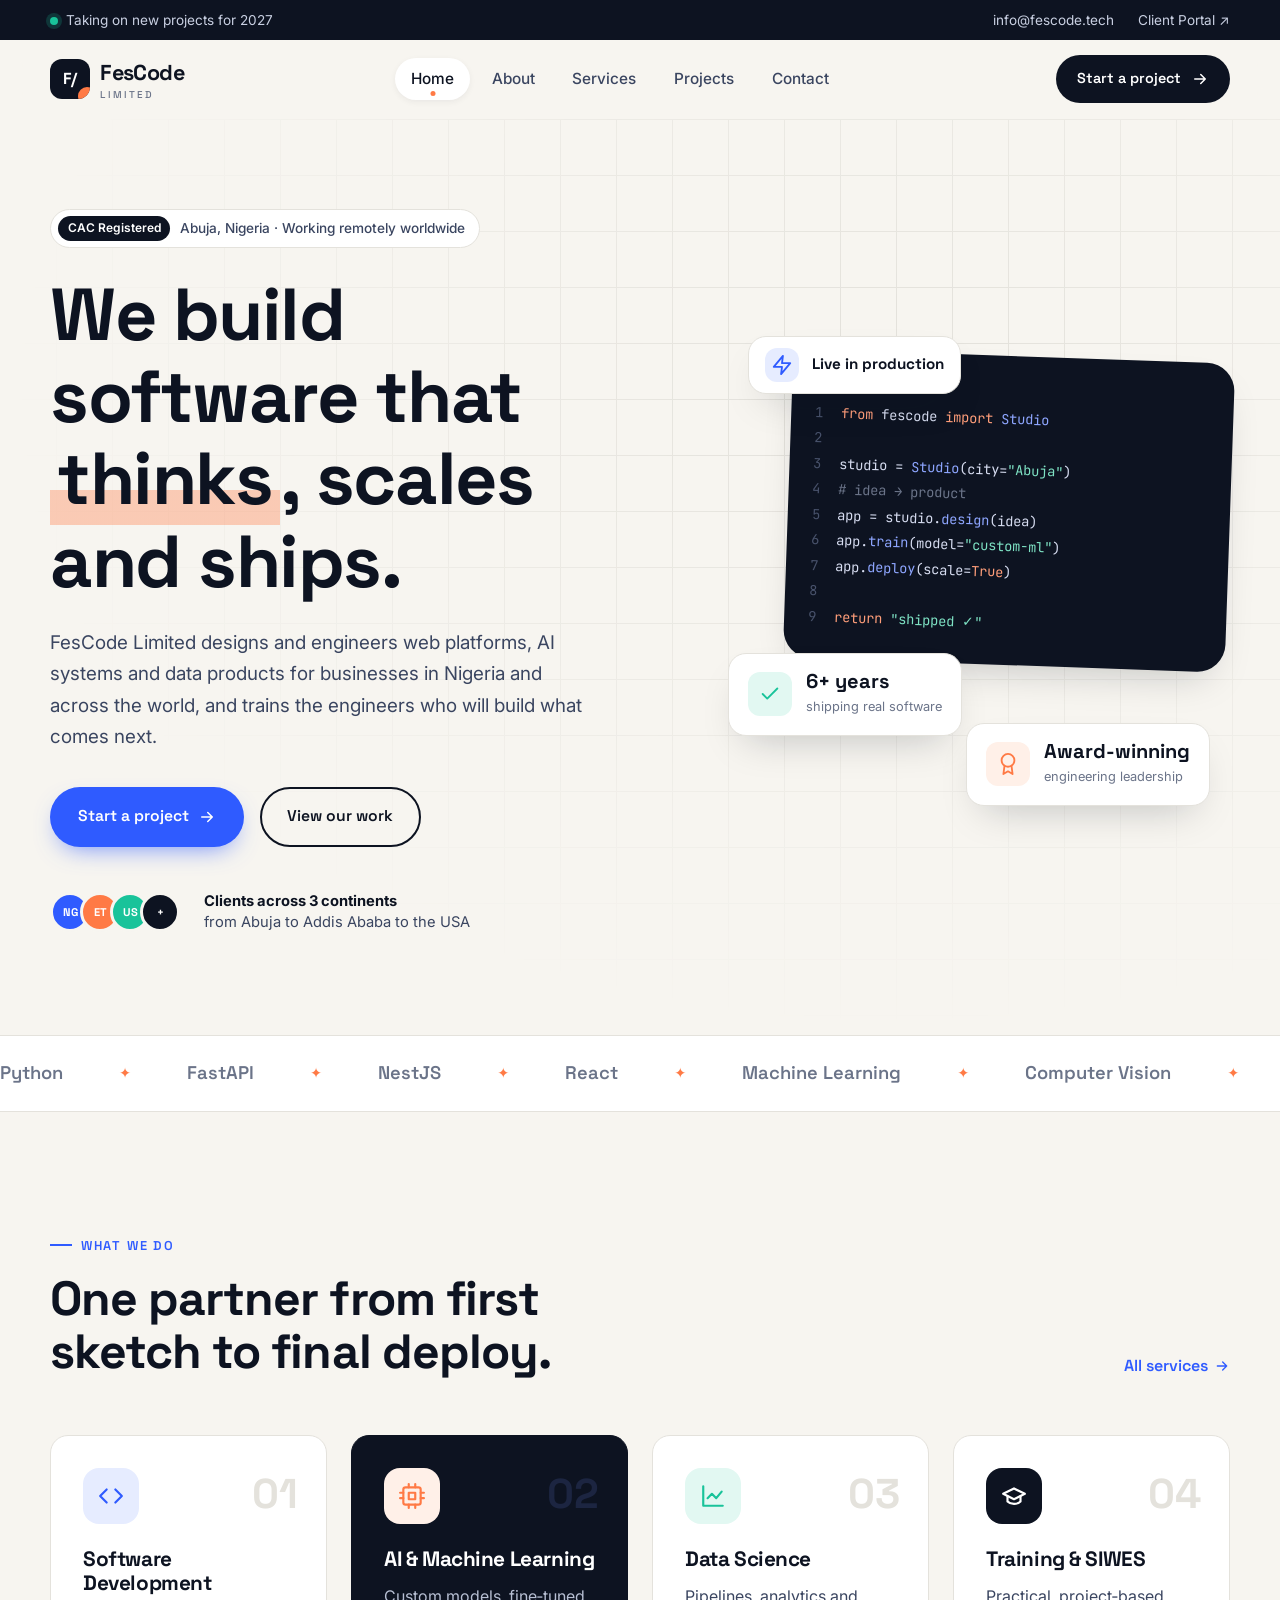
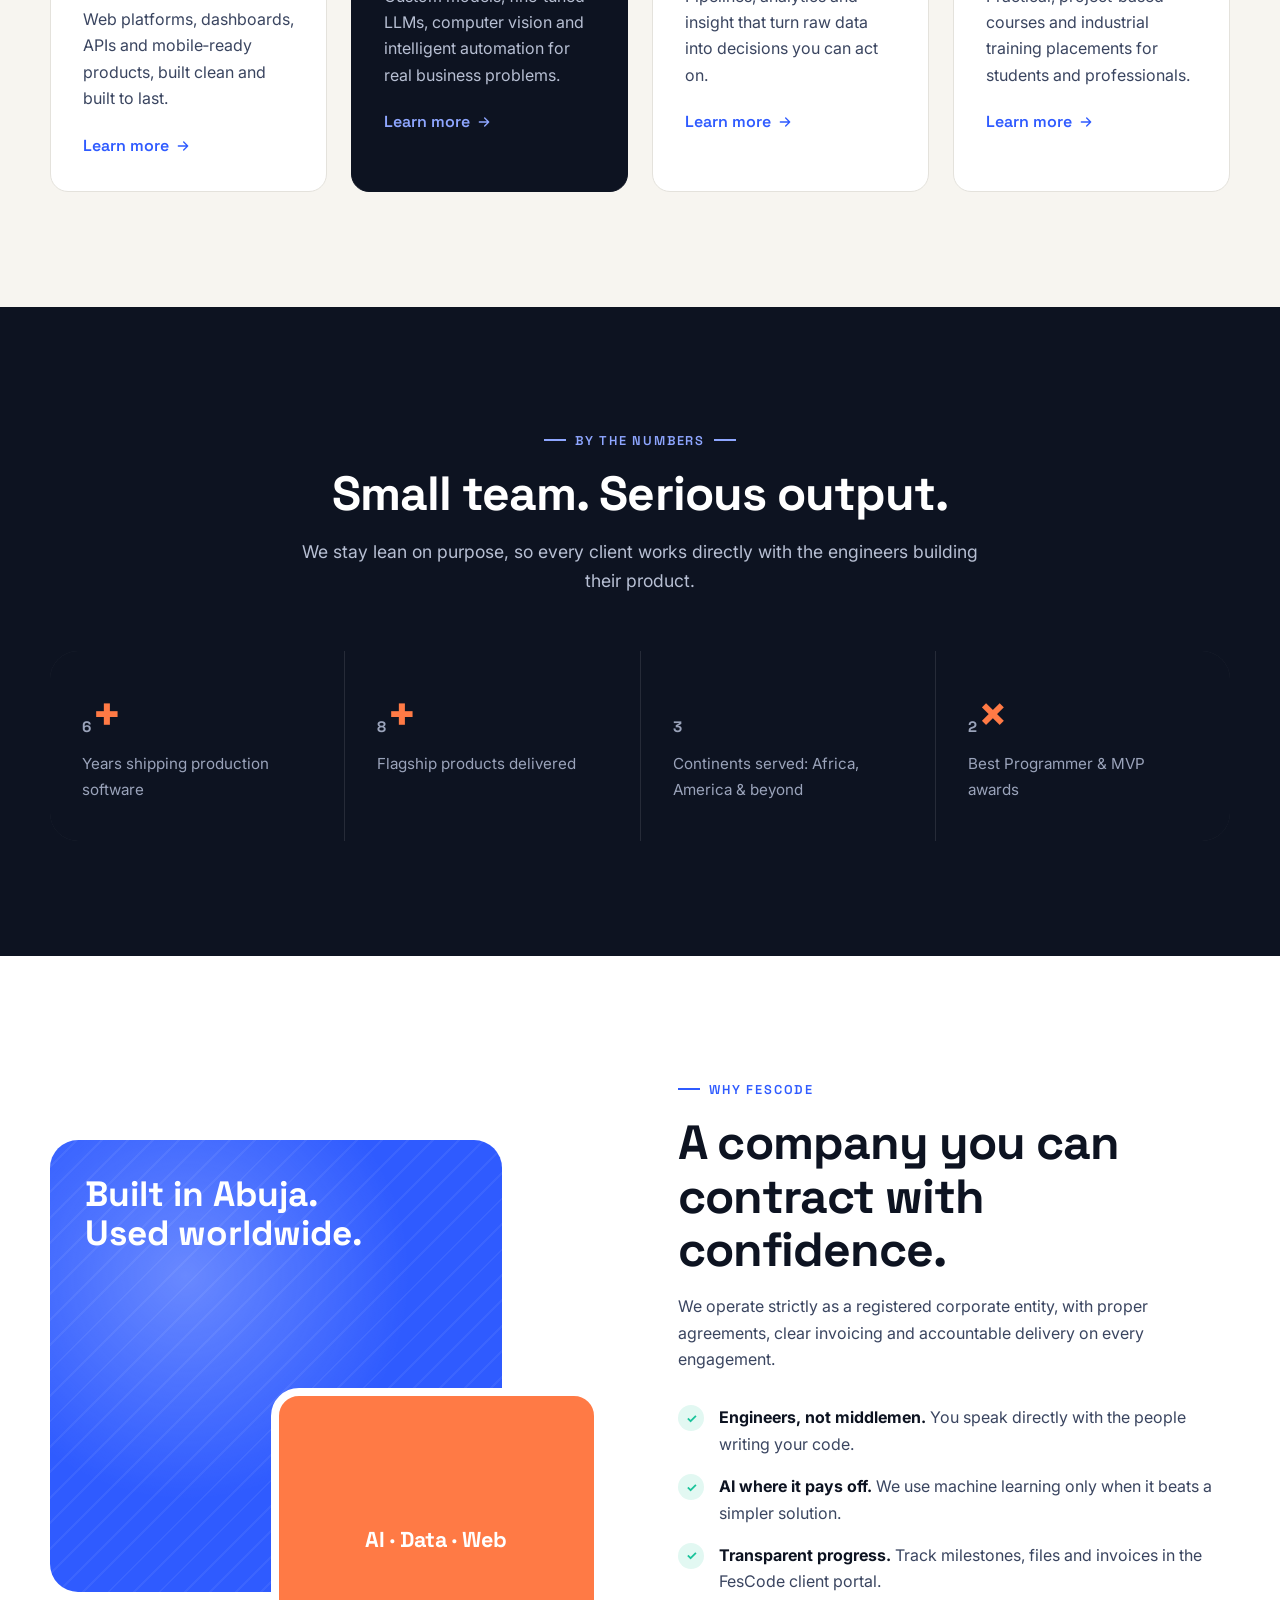
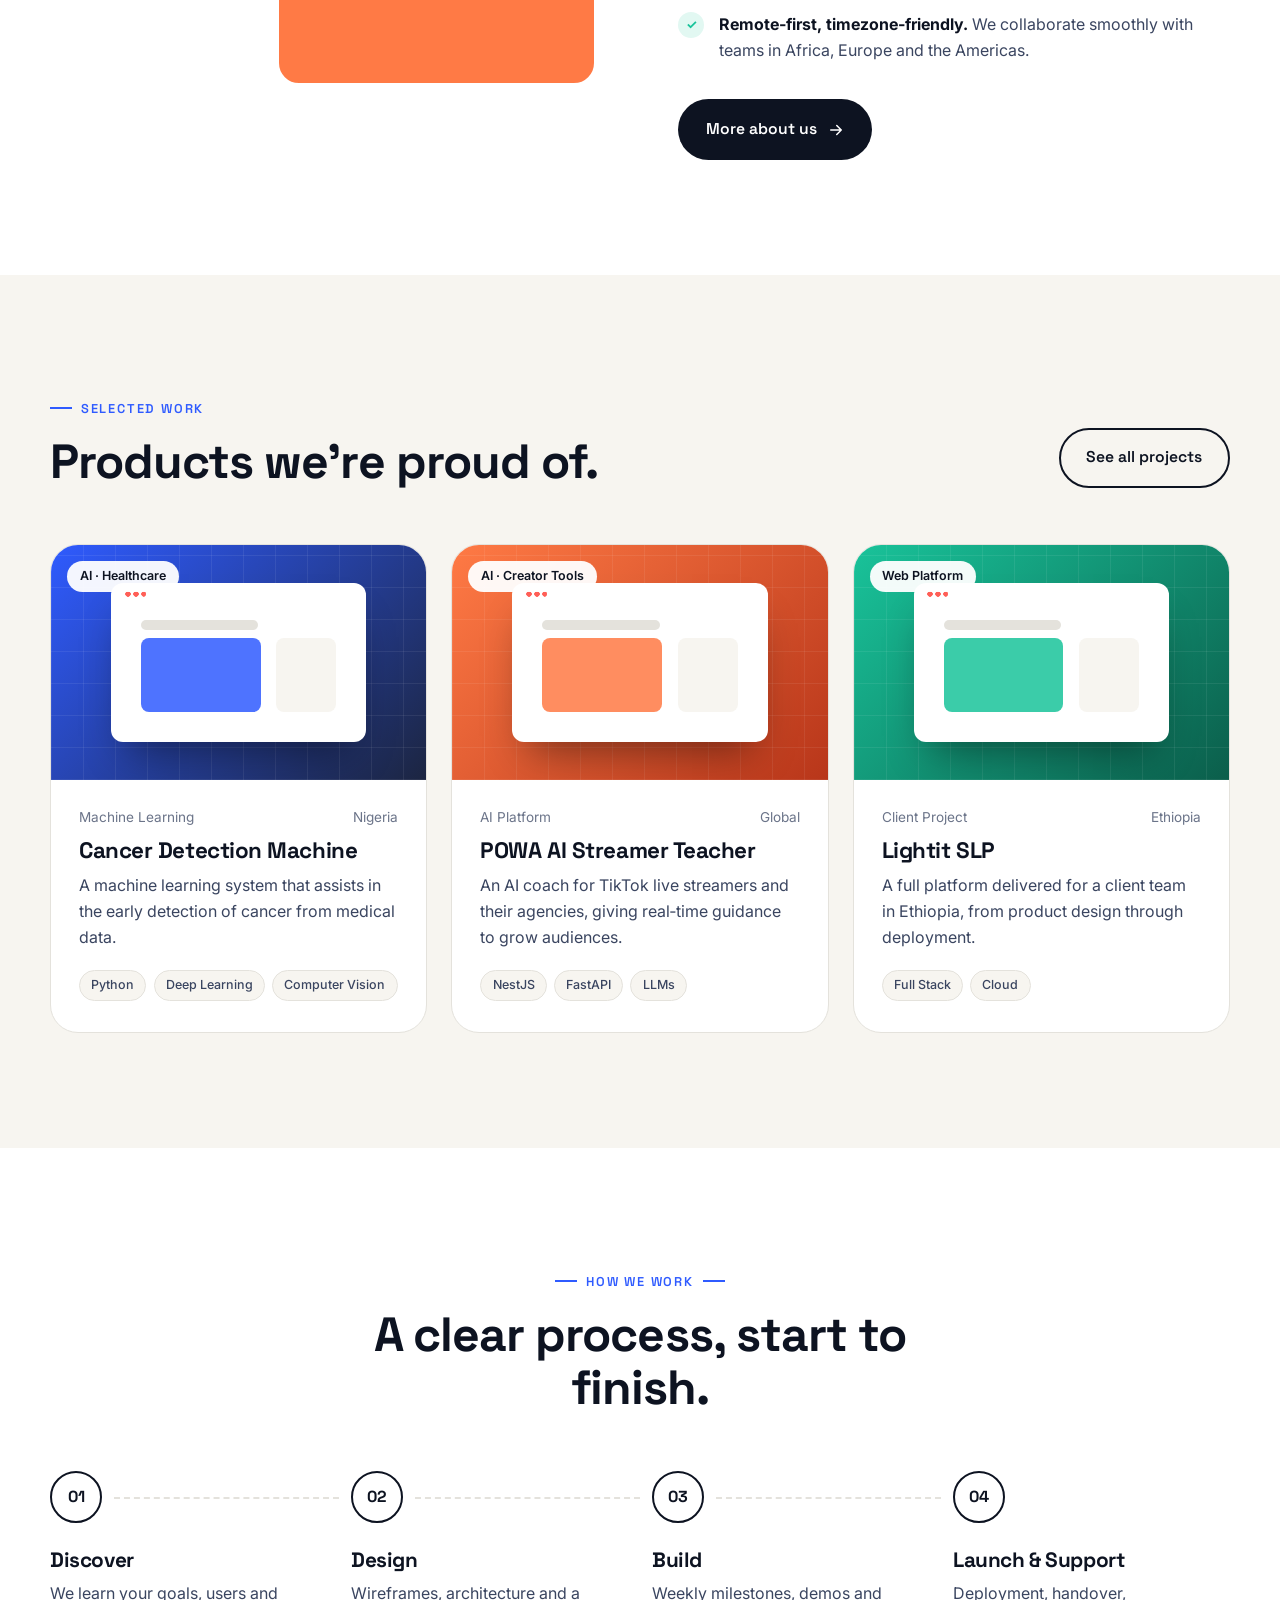
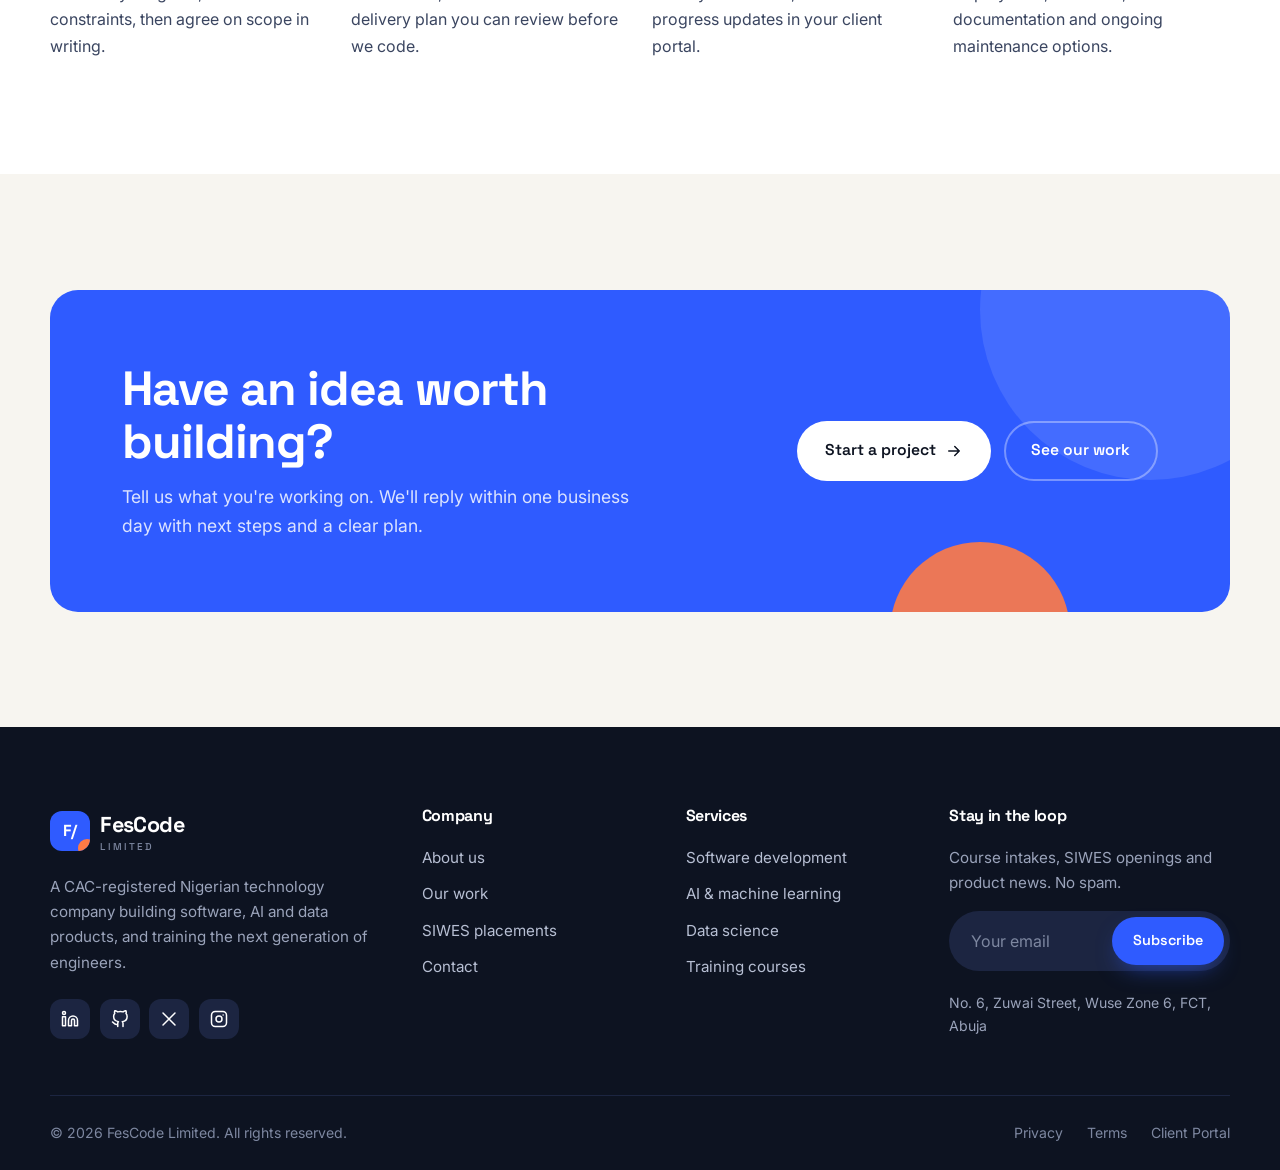
<file: index.html>
<!DOCTYPE html>
<html lang="en">
<head>
  <meta charset="UTF-8">
  <meta name="viewport" content="width=device-width, initial-scale=1.0">
  <title>FesCode Limited | Software, AI & Data Engineering from Abuja</title>
  <meta name="description" content="FesCode Limited is a Nigerian technology company building software, AI and data products, offering hands-on tech training and SIWES placements.">
  <meta name="theme-color" content="#0d1321">
  <link rel="icon" href="assets/favicon.svg" type="image/svg+xml">
  <link rel="preconnect" href="https://fonts.googleapis.com">
  <link rel="preconnect" href="https://fonts.gstatic.com" crossorigin>
  <link href="https://fonts.googleapis.com/css2?family=Inter:wght@400;500;600&family=JetBrains+Mono:wght@400;500&family=Space+Grotesk:wght@500;600;700&display=swap" rel="stylesheet">
  <link rel="stylesheet" href="css/styles.css">
</head>
<body>
  <div class="topbar">
    <div class="container">
      <span><i class="dot"></i>Taking on new projects for 2027</span>
      <div class="topbar-links">
        <a href="mailto:info@fescode.tech">info@fescode.tech</a>
        <a href="https://fescode.tech" target="_blank" rel="noopener">Client Portal ↗</a>
      </div>
    </div>
  </div>

  <header class="header">
    <div class="container nav">
      <a href="index.html" class="logo" aria-label="FesCode home">
        <span class="logo-mark"><span>F/</span></span>
        <span>FesCode<small>Limited</small></span>
      </a>
      <nav class="nav-links" aria-label="Main">
        <a href="index.html" class="active" aria-current="page">Home</a>
        <a href="about.html">About</a>
        <a href="services.html">Services</a>
        <a href="projects.html">Projects</a>
        <a href="contact.html">Contact</a>
        <a href="contact.html" class="btn btn--primary mobile-cta">Start a project</a>
      </nav>
      <div class="nav-cta">
        <a href="contact.html" class="btn btn--dark btn--sm">Start a project <svg viewBox="0 0 24 24" fill="none" stroke="currentColor" stroke-width="2" stroke-linecap="round" stroke-linejoin="round" aria-hidden="true"><path d="M5 12h14M13 6l6 6-6 6"/></svg></a>
        <button class="nav-toggle" aria-label="Toggle menu" aria-expanded="false"><span></span></button>
      </div>
    </div>
  </header>

  <main>
    <!-- HERO -->
    <section class="hero">
      <div class="container hero-grid">
        <div>
          <span class="badge reveal"><b>CAC Registered</b> Abuja, Nigeria · Working remotely worldwide</span>
          <h1 class="reveal reveal-d1">We build software that <span class="highlight">thinks</span>, scales and ships.</h1>
          <p class="hero-lead reveal reveal-d2">FesCode Limited designs and engineers web platforms, AI systems and data products for businesses in Nigeria and across the world, and trains the engineers who will build what comes next.</p>
          <div class="hero-actions reveal reveal-d3">
            <a href="contact.html" class="btn btn--primary">Start a project <svg viewBox="0 0 24 24" fill="none" stroke="currentColor" stroke-width="2" stroke-linecap="round" stroke-linejoin="round" aria-hidden="true"><path d="M5 12h14M13 6l6 6-6 6"/></svg></a>
            <a href="projects.html" class="btn btn--outline">View our work</a>
          </div>
          <div class="hero-trust reveal reveal-d3">
            <div class="avatars"><span>NG</span><span>ET</span><span>US</span><span>+</span></div>
            <p><strong>Clients across 3 continents</strong><br>from Abuja to Addis Ababa to the USA</p>
          </div>
        </div>

        <div class="hero-visual reveal reveal-d2" aria-hidden="true">
          <div class="code-card">
            <div class="dots"><i></i><i></i><i></i></div>
            <div><span class="ln">1</span><span class="k">from</span> fescode <span class="k">import</span> <span class="f">Studio</span></div>
            <div><span class="ln">2</span></div>
            <div><span class="ln">3</span>studio = <span class="f">Studio</span>(city=<span class="s">"Abuja"</span>)</div>
            <div><span class="ln">4</span><span class="c"># idea → product</span></div>
            <div><span class="ln">5</span>app = studio.<span class="f">design</span>(idea)</div>
            <div><span class="ln">6</span>app.<span class="f">train</span>(model=<span class="s">"custom-ml"</span>)</div>
            <div><span class="ln">7</span>app.<span class="f">deploy</span>(scale=<span class="k">True</span>)</div>
            <div><span class="ln">8</span></div>
            <div><span class="ln">9</span><span class="k">return</span> <span class="s">"shipped ✓"</span></div>
          </div>
          <div class="float-card float-card--c">
            <span class="icon"><svg viewBox="0 0 24 24" fill="none" stroke="currentColor" stroke-width="2" stroke-linecap="round" stroke-linejoin="round" aria-hidden="true"><path d="M13 2L3 14h9l-1 8 10-12h-9l1-8z"/></svg></span>
            <div><strong>Live in production</strong></div>
          </div>
          <div class="float-card float-card--a">
            <span class="icon"><svg viewBox="0 0 24 24" fill="none" stroke="currentColor" stroke-width="2" stroke-linecap="round" stroke-linejoin="round" aria-hidden="true"><path d="M20 6L9 17l-5-5"/></svg></span>
            <div><strong>6+ years</strong><small>shipping real software</small></div>
          </div>
          <div class="float-card float-card--b">
            <span class="icon"><svg viewBox="0 0 24 24" fill="none" stroke="currentColor" stroke-width="2" stroke-linecap="round" stroke-linejoin="round" aria-hidden="true"><circle cx="12" cy="8" r="7"/><path d="M8.2 13.9L7 23l5-3 5 3-1.2-9.1"/></svg></span>
            <div><strong>Award‑winning</strong><small>engineering leadership</small></div>
          </div>
        </div>
      </div>
    </section>

    <!-- TECH STRIP -->
    <div class="strip" aria-hidden="true">
      <div class="strip-track">
        <span>Python</span><span>FastAPI</span><span>NestJS</span><span>React</span><span>Machine Learning</span><span>Computer Vision</span><span>Data Science</span><span>PostgreSQL</span><span>Cloud Deployment</span><span>LLM Fine‑tuning</span>
        <span>Python</span><span>FastAPI</span><span>NestJS</span><span>React</span><span>Machine Learning</span><span>Computer Vision</span><span>Data Science</span><span>PostgreSQL</span><span>Cloud Deployment</span><span>LLM Fine‑tuning</span>
      </div>
    </div>

    <!-- SERVICES -->
    <section class="section">
      <div class="container">
        <div class="section-head section-head--split">
          <div>
            <span class="eyebrow">What we do</span>
            <h2>One partner from first sketch to final deploy.</h2>
          </div>
          <a href="services.html" class="link-arrow">All services <svg viewBox="0 0 24 24" fill="none" stroke="currentColor" stroke-width="2" stroke-linecap="round" stroke-linejoin="round" aria-hidden="true"><path d="M5 12h14M13 6l6 6-6 6"/></svg></a>
        </div>

        <div class="grid grid-4">
          <article class="card service-card reveal">
            <span class="num">01</span>
            <div class="card-icon card-icon--brand"><svg viewBox="0 0 24 24" fill="none" stroke="currentColor" stroke-width="2" stroke-linecap="round" stroke-linejoin="round" aria-hidden="true"><path d="M16 18l6-6-6-6M8 6l-6 6 6 6"/></svg></div>
            <h3>Software Development</h3>
            <p>Web platforms, dashboards, APIs and mobile‑ready products, built clean and built to last.</p>
            <a href="services.html#software" class="link-arrow">Learn more <svg viewBox="0 0 24 24" fill="none" stroke="currentColor" stroke-width="2" stroke-linecap="round" stroke-linejoin="round" aria-hidden="true"><path d="M5 12h14M13 6l6 6-6 6"/></svg></a>
          </article>
          <article class="card service-card service-card--featured reveal reveal-d1">
            <span class="num">02</span>
            <div class="card-icon card-icon--accent"><svg viewBox="0 0 24 24" fill="none" stroke="currentColor" stroke-width="2" stroke-linecap="round" stroke-linejoin="round" aria-hidden="true"><rect x="4" y="4" width="16" height="16" rx="2"/><rect x="9" y="9" width="6" height="6"/><path d="M9 1v3M15 1v3M9 20v3M15 20v3M20 9h3M20 14h3M1 9h3M1 14h3"/></svg></div>
            <h3>AI &amp; Machine Learning</h3>
            <p>Custom models, fine‑tuned LLMs, computer vision and intelligent automation for real business problems.</p>
            <a href="services.html#ai" class="link-arrow">Learn more <svg viewBox="0 0 24 24" fill="none" stroke="currentColor" stroke-width="2" stroke-linecap="round" stroke-linejoin="round" aria-hidden="true"><path d="M5 12h14M13 6l6 6-6 6"/></svg></a>
          </article>
          <article class="card service-card reveal reveal-d2">
            <span class="num">03</span>
            <div class="card-icon card-icon--mint"><svg viewBox="0 0 24 24" fill="none" stroke="currentColor" stroke-width="2" stroke-linecap="round" stroke-linejoin="round" aria-hidden="true"><path d="M3 3v18h18"/><path d="M7 14l4-4 4 4 5-6"/></svg></div>
            <h3>Data Science</h3>
            <p>Pipelines, analytics and insight that turn raw data into decisions you can act on.</p>
            <a href="services.html#data" class="link-arrow">Learn more <svg viewBox="0 0 24 24" fill="none" stroke="currentColor" stroke-width="2" stroke-linecap="round" stroke-linejoin="round" aria-hidden="true"><path d="M5 12h14M13 6l6 6-6 6"/></svg></a>
          </article>
          <article class="card service-card reveal reveal-d3">
            <span class="num">04</span>
            <div class="card-icon card-icon--ink"><svg viewBox="0 0 24 24" fill="none" stroke="currentColor" stroke-width="2" stroke-linecap="round" stroke-linejoin="round" aria-hidden="true"><path d="M22 10L12 5 2 10l10 5 10-5z"/><path d="M6 12v5c3 3 9 3 12 0v-5"/></svg></div>
            <h3>Training &amp; SIWES</h3>
            <p>Practical, project‑based courses and industrial training placements for students and professionals.</p>
            <a href="services.html#training" class="link-arrow">Learn more <svg viewBox="0 0 24 24" fill="none" stroke="currentColor" stroke-width="2" stroke-linecap="round" stroke-linejoin="round" aria-hidden="true"><path d="M5 12h14M13 6l6 6-6 6"/></svg></a>
          </article>
        </div>
      </div>
    </section>

    <!-- STATS -->
    <section class="section section--dark">
      <div class="container">
        <div class="section-head center">
          <span class="eyebrow">By the numbers</span>
          <h2>Small team. Serious output.</h2>
          <p>We stay lean on purpose, so every client works directly with the engineers building their product.</p>
        </div>
        <div class="stats reveal">
          <div class="stat"><strong><span data-count="6">6</span><em>+</em></strong><span>Years shipping production software</span></div>
          <div class="stat"><strong><span data-count="8">8</span><em>+</em></strong><span>Flagship products delivered</span></div>
          <div class="stat"><strong><span data-count="3">3</span></strong><span>Continents served: Africa, America &amp; beyond</span></div>
          <div class="stat"><strong><span data-count="2">2</span><em>×</em></strong><span>Best Programmer &amp; MVP awards</span></div>
        </div>
      </div>
    </section>

    <!-- WHY US -->
    <section class="section section--white">
      <div class="container split">
        <div class="media-stack reveal" aria-hidden="true">
          <div class="media-block media-block--1"><span class="media-label">Built in Abuja.<br>Used worldwide.</span></div>
          <div class="media-block media-block--2"><span class="media-label">AI · Data · Web</span></div>
        </div>
        <div class="reveal reveal-d1">
          <span class="eyebrow">Why FesCode</span>
          <h2>A company you can contract with confidence.</h2>
          <p style="margin-top:1rem">We operate strictly as a registered corporate entity, with proper agreements, clear invoicing and accountable delivery on every engagement.</p>
          <ul class="check-list">
            <li><span><strong>Engineers, not middlemen.</strong> You speak directly with the people writing your code.</span></li>
            <li><span><strong>AI where it pays off.</strong> We use machine learning only when it beats a simpler solution.</span></li>
            <li><span><strong>Transparent progress.</strong> Track milestones, files and invoices in the FesCode client portal.</span></li>
            <li><span><strong>Remote‑first, timezone‑friendly.</strong> We collaborate smoothly with teams in Africa, Europe and the Americas.</span></li>
          </ul>
          <a href="about.html" class="btn btn--dark">More about us <svg viewBox="0 0 24 24" fill="none" stroke="currentColor" stroke-width="2" stroke-linecap="round" stroke-linejoin="round" aria-hidden="true"><path d="M5 12h14M13 6l6 6-6 6"/></svg></a>
        </div>
      </div>
    </section>

    <!-- FEATURED PROJECTS -->
    <section class="section">
      <div class="container">
        <div class="section-head section-head--split">
          <div>
            <span class="eyebrow">Selected work</span>
            <h2>Products we're proud of.</h2>
          </div>
          <a href="projects.html" class="btn btn--outline">See all projects</a>
        </div>
        <div class="grid grid-3">
          <article class="project-card reveal">
            <div class="project-thumb thumb--blue"><span class="chip">AI · Healthcare</span><div class="mock"><div class="bar"></div><div class="blocks"><i></i><i></i></div></div></div>
            <div class="project-body">
              <div class="project-meta"><span>Machine Learning</span><span>Nigeria</span></div>
              <h3>Cancer Detection Machine</h3>
              <p>A machine learning system that assists in the early detection of cancer from medical data.</p>
              <div class="tags"><span class="tag">Python</span><span class="tag">Deep Learning</span><span class="tag">Computer Vision</span></div>
            </div>
          </article>
          <article class="project-card reveal reveal-d1">
            <div class="project-thumb thumb--coral"><span class="chip">AI · Creator Tools</span><div class="mock"><div class="bar"></div><div class="blocks"><i></i><i></i></div></div></div>
            <div class="project-body">
              <div class="project-meta"><span>AI Platform</span><span>Global</span></div>
              <h3>POWA AI Streamer Teacher</h3>
              <p>An AI coach for TikTok live streamers and their agencies, giving real‑time guidance to grow audiences.</p>
              <div class="tags"><span class="tag">NestJS</span><span class="tag">FastAPI</span><span class="tag">LLMs</span></div>
            </div>
          </article>
          <article class="project-card reveal reveal-d2">
            <div class="project-thumb thumb--mint"><span class="chip">Web Platform</span><div class="mock"><div class="bar"></div><div class="blocks"><i></i><i></i></div></div></div>
            <div class="project-body">
              <div class="project-meta"><span>Client Project</span><span>Ethiopia</span></div>
              <h3>Lightit SLP</h3>
              <p>A full platform delivered for a client team in Ethiopia, from product design through deployment.</p>
              <div class="tags"><span class="tag">Full Stack</span><span class="tag">Cloud</span></div>
            </div>
          </article>
        </div>
      </div>
    </section>

    <!-- PROCESS -->
    <section class="section section--white">
      <div class="container">
        <div class="section-head center">
          <span class="eyebrow">How we work</span>
          <h2>A clear process, start to finish.</h2>
        </div>
        <div class="steps">
          <div class="step reveal"><h3>Discover</h3><p>We learn your goals, users and constraints, then agree on scope in writing.</p></div>
          <div class="step reveal reveal-d1"><h3>Design</h3><p>Wireframes, architecture and a delivery plan you can review before we code.</p></div>
          <div class="step reveal reveal-d2"><h3>Build</h3><p>Weekly milestones, demos and progress updates in your client portal.</p></div>
          <div class="step reveal reveal-d3"><h3>Launch &amp; Support</h3><p>Deployment, handover, documentation and ongoing maintenance options.</p></div>
        </div>
      </div>
    </section>

    <div style="height:clamp(4.5rem,9vw,7.5rem)"></div>

  <section class="section" style="padding-top:0">
    <div class="container">
      <div class="cta-band reveal">
        <div>
          <h2>Have an idea worth building?</h2>
          <p>Tell us what you're working on. We'll reply within one business day with next steps and a clear plan.</p>
        </div>
        <div class="actions">
          <a href="contact.html" class="btn btn--light">Start a project <svg viewBox="0 0 24 24" fill="none" stroke="currentColor" stroke-width="2" stroke-linecap="round" stroke-linejoin="round" aria-hidden="true"><path d="M5 12h14M13 6l6 6-6 6"/></svg></a>
          <a href="projects.html" class="btn btn--ghost-light">See our work</a>
        </div>
      </div>
    </div>
  </section>


  </main>

  <footer class="footer">
    <div class="container">
      <div class="footer-top">
        <div>
          <a href="index.html" class="logo"><span class="logo-mark"><span>F/</span></span><span>FesCode<small>Limited</small></span></a>
          <p>A CAC-registered Nigerian technology company building software, AI and data products, and training the next generation of engineers.</p>
          <div class="socials">
            <a href="#" aria-label="LinkedIn"><svg viewBox="0 0 24 24" fill="none" stroke="currentColor" stroke-width="2" stroke-linecap="round" stroke-linejoin="round" aria-hidden="true"><path d="M16 8a6 6 0 0 1 6 6v7h-4v-7a2 2 0 0 0-4 0v7h-4v-7a6 6 0 0 1 6-6zM2 9h4v12H2z"/><circle cx="4" cy="4" r="2"/></svg></a>
            <a href="#" aria-label="GitHub"><svg viewBox="0 0 24 24" fill="none" stroke="currentColor" stroke-width="2" stroke-linecap="round" stroke-linejoin="round" aria-hidden="true"><path d="M9 19c-5 1.5-5-2.5-7-3m14 6v-3.9a3.4 3.4 0 0 0-.9-2.6c3.1-.4 6.4-1.5 6.4-7A5.4 5.4 0 0 0 20 4.8 5 5 0 0 0 19.9 1S18.7.6 16 2.5a13.4 13.4 0 0 0-7 0C6.3.6 5.1 1 5.1 1A5 5 0 0 0 5 4.8a5.4 5.4 0 0 0-1.5 3.7c0 5.4 3.3 6.6 6.4 7a3.4 3.4 0 0 0-.9 2.6V22"/></svg></a>
            <a href="#" aria-label="X"><svg viewBox="0 0 24 24" fill="none" stroke="currentColor" stroke-width="2" stroke-linecap="round" stroke-linejoin="round" aria-hidden="true"><path d="M4 4l16 16M20 4L4 20"/></svg></a>
            <a href="#" aria-label="Instagram"><svg viewBox="0 0 24 24" fill="none" stroke="currentColor" stroke-width="2" stroke-linecap="round" stroke-linejoin="round" aria-hidden="true"><rect x="2" y="2" width="20" height="20" rx="5"/><circle cx="12" cy="12" r="4"/><path d="M17.5 6.5h.01"/></svg></a>
          </div>
        </div>
        <div>
          <h4>Company</h4>
          <ul class="footer-links">
            <li><a href="about.html">About us</a></li>
            <li><a href="projects.html">Our work</a></li>
            <li><a href="services.html#siwes">SIWES placements</a></li>
            <li><a href="contact.html">Contact</a></li>
          </ul>
        </div>
        <div>
          <h4>Services</h4>
          <ul class="footer-links">
            <li><a href="services.html#software">Software development</a></li>
            <li><a href="services.html#ai">AI &amp; machine learning</a></li>
            <li><a href="services.html#data">Data science</a></li>
            <li><a href="services.html#training">Training courses</a></li>
          </ul>
        </div>
        <div>
          <h4>Stay in the loop</h4>
          <p>Course intakes, SIWES openings and product news. No spam.</p>
          <form class="newsletter" onsubmit="event.preventDefault(); this.reset();">
            <input type="email" placeholder="Your email" aria-label="Email" required>
            <button class="btn btn--primary btn--sm" type="submit">Subscribe</button>
          </form>
          <p style="margin-top:1.25rem;font-size:.88rem">No. 6, Zuwai Street, Wuse Zone 6, FCT, Abuja</p>
        </div>
      </div>
      <div class="footer-bottom">
        <span>© <span data-year>2026</span> FesCode Limited. All rights reserved.</span>
        <div class="legal"><a href="#">Privacy</a><a href="#">Terms</a><a href="https://fescode.tech" target="_blank" rel="noopener">Client Portal</a></div>
      </div>
    </div>
  </footer>

  <button class="to-top" aria-label="Back to top"><svg viewBox="0 0 24 24" fill="none" stroke="currentColor" stroke-width="2" stroke-linecap="round" stroke-linejoin="round" aria-hidden="true"><path d="M12 19V5M5 12l7-7 7 7"/></svg></button>
  <script src="js/main.js"></script>
</body>
</html>
</file>
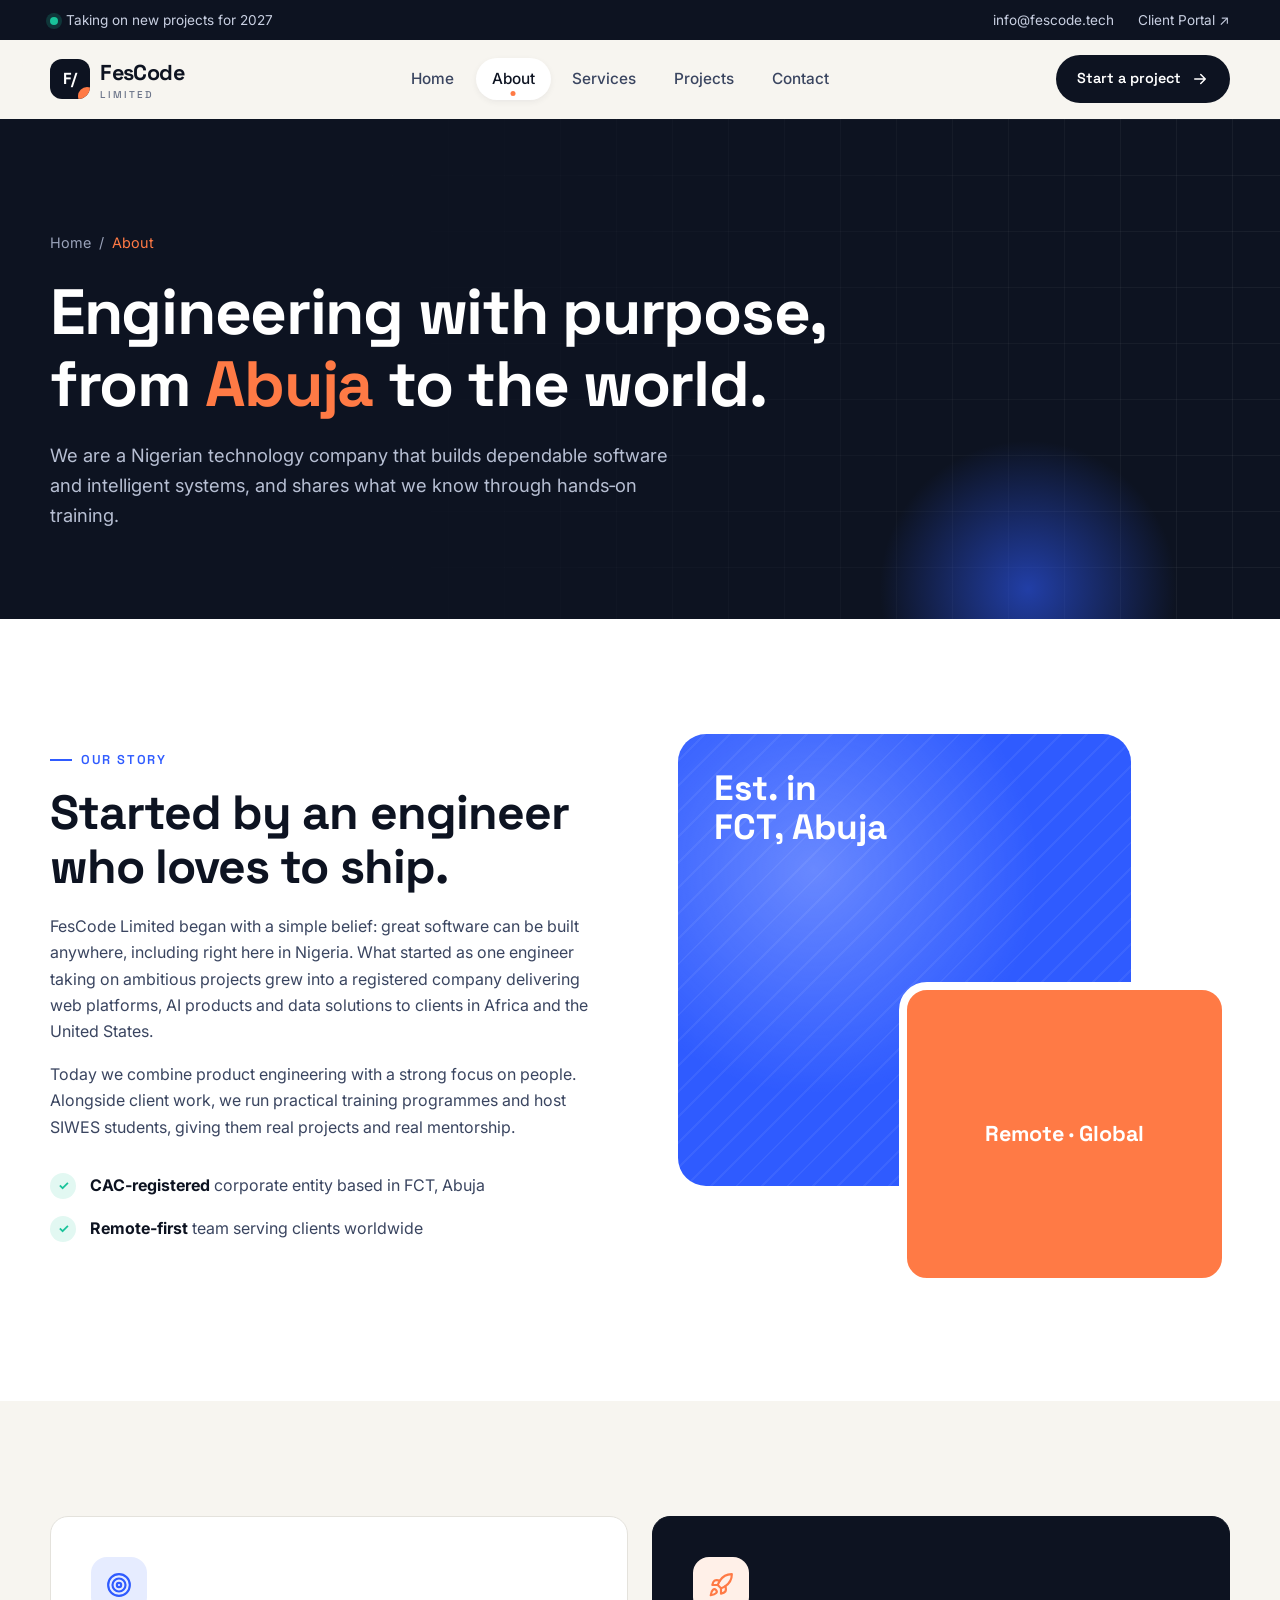
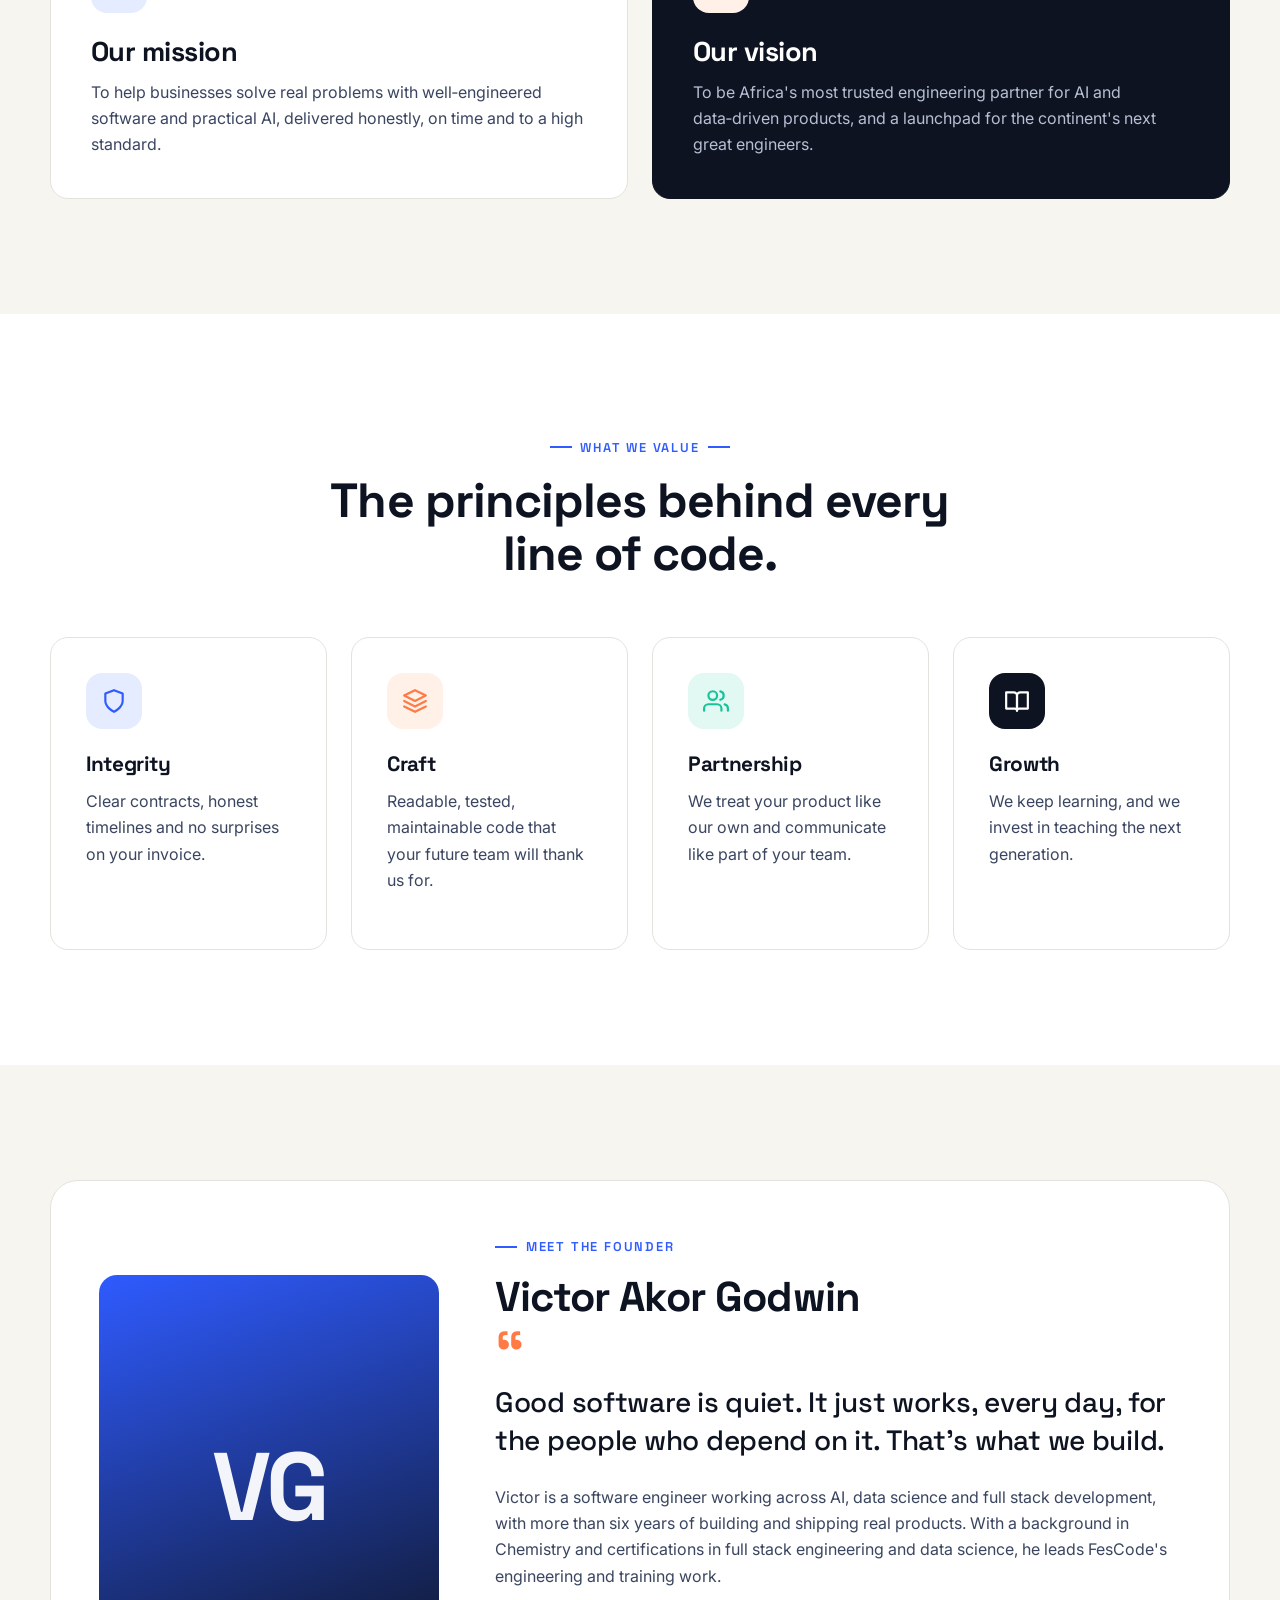
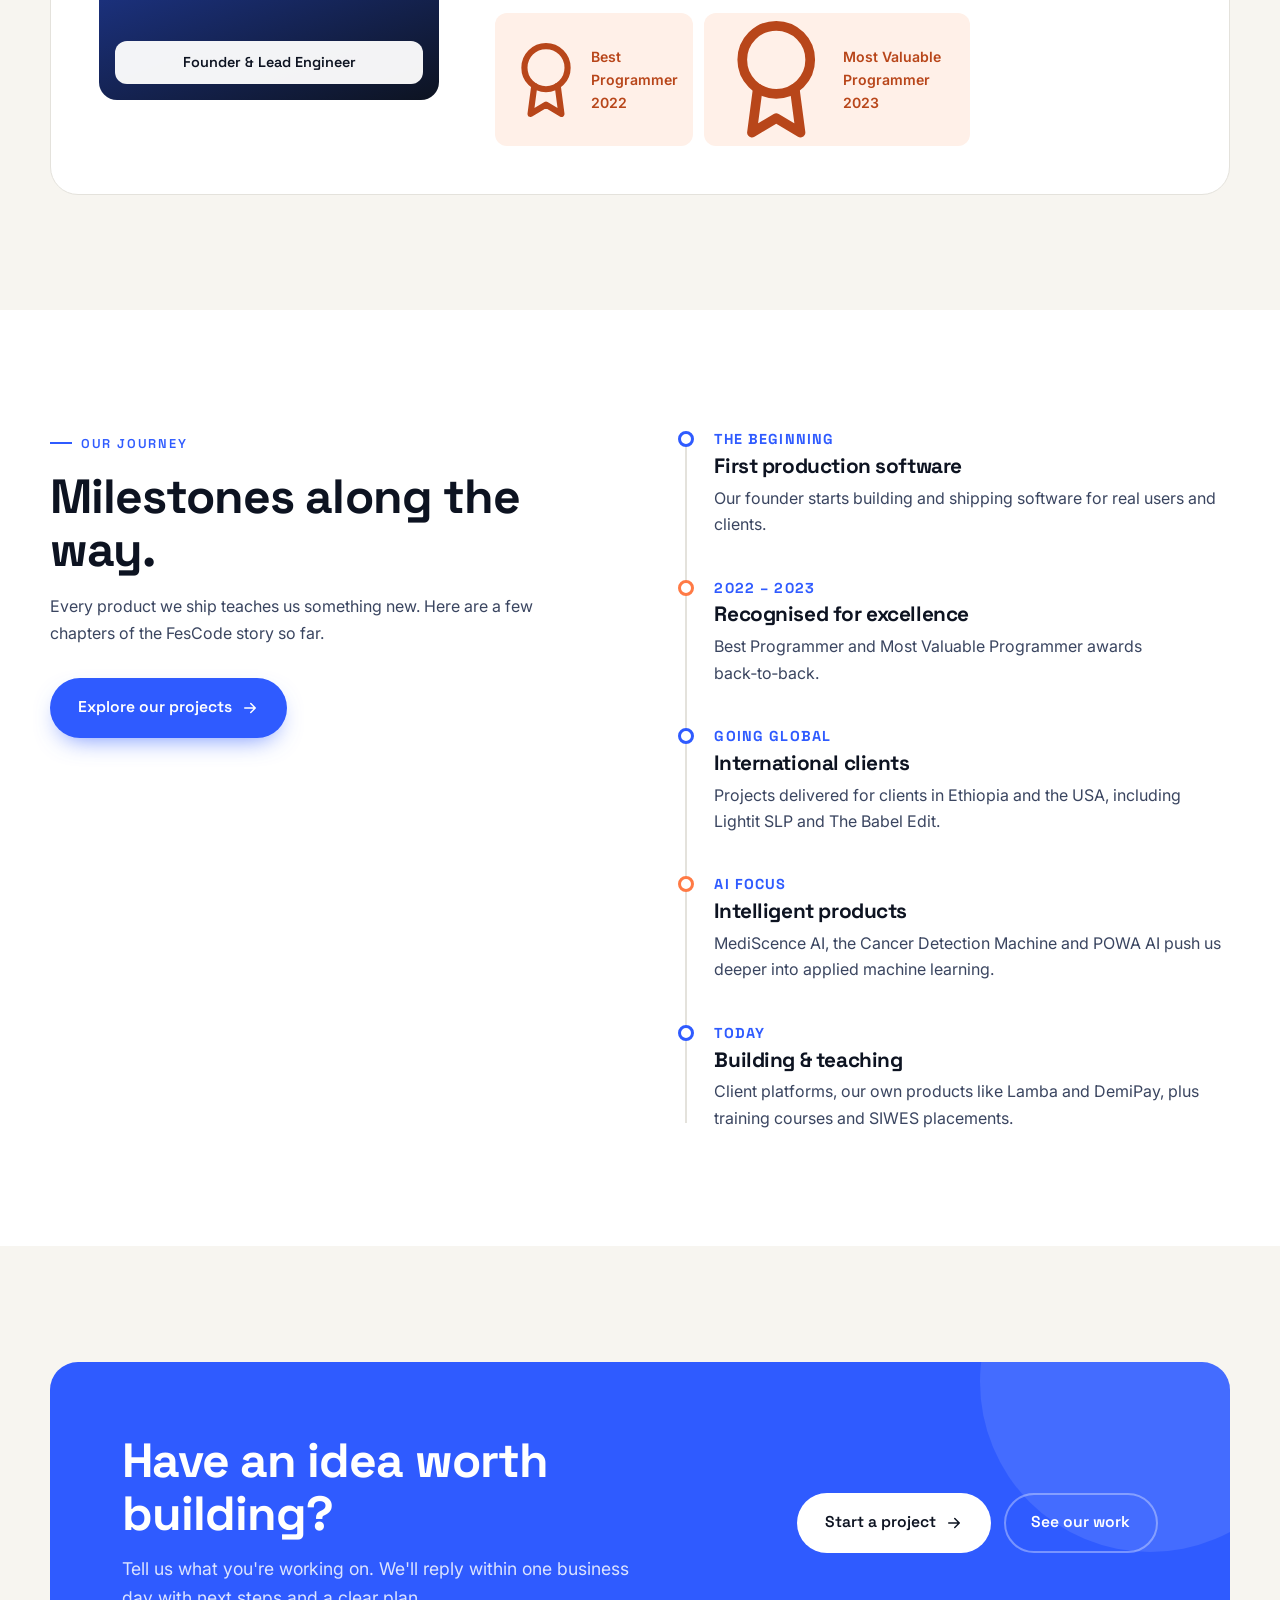
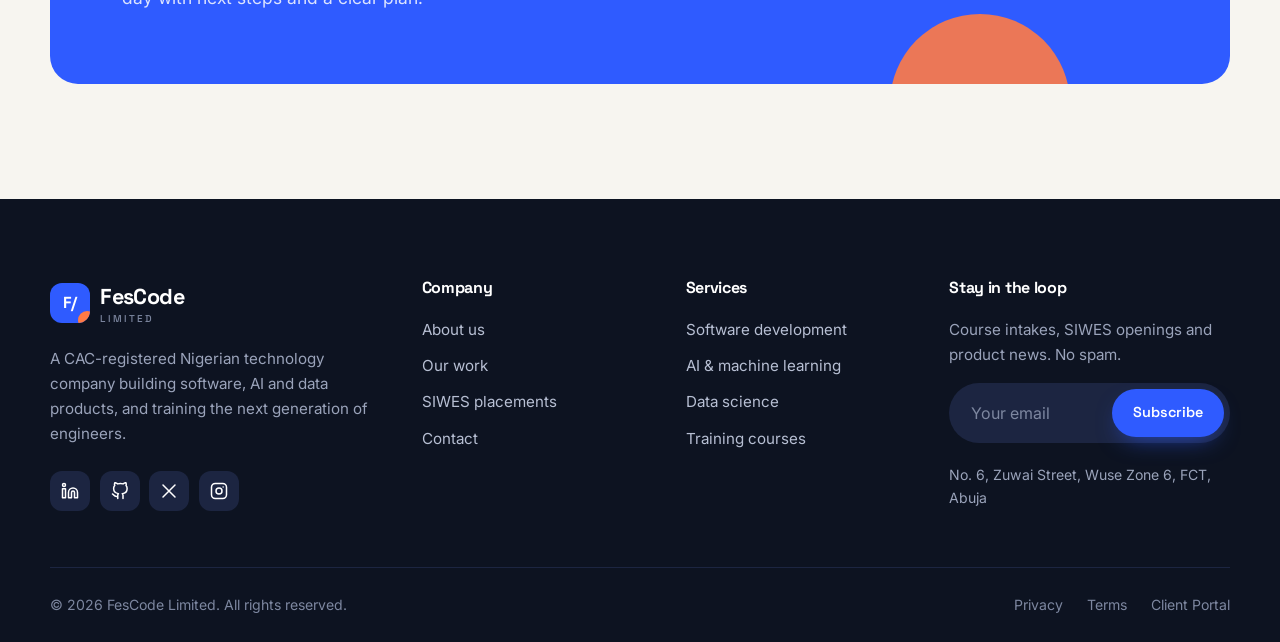
<file: about.html>
<!DOCTYPE html>
<html lang="en">
<head>
  <meta charset="UTF-8">
  <meta name="viewport" content="width=device-width, initial-scale=1.0">
  <title>About Us | FesCode Limited</title>
  <meta name="description" content="Learn about FesCode Limited, a CAC-registered technology company in Abuja building software, AI and data products and training engineers.">
  <meta name="theme-color" content="#0d1321">
  <link rel="icon" href="assets/favicon.svg" type="image/svg+xml">
  <link rel="preconnect" href="https://fonts.googleapis.com">
  <link rel="preconnect" href="https://fonts.gstatic.com" crossorigin>
  <link href="https://fonts.googleapis.com/css2?family=Inter:wght@400;500;600&family=JetBrains+Mono:wght@400;500&family=Space+Grotesk:wght@500;600;700&display=swap" rel="stylesheet">
  <link rel="stylesheet" href="css/styles.css">
</head>
<body>
  <div class="topbar">
    <div class="container">
      <span><i class="dot"></i>Taking on new projects for 2027</span>
      <div class="topbar-links">
        <a href="mailto:info@fescode.tech">info@fescode.tech</a>
        <a href="https://fescode.tech" target="_blank" rel="noopener">Client Portal ↗</a>
      </div>
    </div>
  </div>

  <header class="header">
    <div class="container nav">
      <a href="index.html" class="logo" aria-label="FesCode home">
        <span class="logo-mark"><span>F/</span></span>
        <span>FesCode<small>Limited</small></span>
      </a>
      <nav class="nav-links" aria-label="Main">
        <a href="index.html">Home</a>
        <a href="about.html" class="active" aria-current="page">About</a>
        <a href="services.html">Services</a>
        <a href="projects.html">Projects</a>
        <a href="contact.html">Contact</a>
        <a href="contact.html" class="btn btn--primary mobile-cta">Start a project</a>
      </nav>
      <div class="nav-cta">
        <a href="contact.html" class="btn btn--dark btn--sm">Start a project <svg viewBox="0 0 24 24" fill="none" stroke="currentColor" stroke-width="2" stroke-linecap="round" stroke-linejoin="round" aria-hidden="true"><path d="M5 12h14M13 6l6 6-6 6"/></svg></a>
        <button class="nav-toggle" aria-label="Toggle menu" aria-expanded="false"><span></span></button>
      </div>
    </div>
  </header>

  <main>
    <section class="page-hero">
      <div class="container">
        <div class="breadcrumb"><a href="index.html">Home</a><span>/</span><span>About</span></div>
        <h1>Engineering with purpose, from <span class="text-accent">Abuja</span> to the world.</h1>
        <p>We are a Nigerian technology company that builds dependable software and intelligent systems, and shares what we know through hands‑on training.</p>
      </div>
    </section>

    <!-- STORY -->
    <section class="section section--white">
      <div class="container split">
        <div class="reveal">
          <span class="eyebrow">Our story</span>
          <h2>Started by an engineer who loves to ship.</h2>
          <p style="margin-top:1.2rem">FesCode Limited began with a simple belief: great software can be built anywhere, including right here in Nigeria. What started as one engineer taking on ambitious projects grew into a registered company delivering web platforms, AI products and data solutions to clients in Africa and the United States.</p>
          <p style="margin-top:1rem">Today we combine product engineering with a strong focus on people. Alongside client work, we run practical training programmes and host SIWES students, giving them real projects and real mentorship.</p>
          <ul class="check-list">
            <li><span><strong>CAC‑registered</strong> corporate entity based in FCT, Abuja</span></li>
            <li><span><strong>Remote‑first</strong> team serving clients worldwide</span></li>
          </ul>
        </div>
        <div class="media-stack reveal reveal-d1" aria-hidden="true">
          <div class="media-block media-block--1"><span class="media-label">Est. in<br>FCT, Abuja</span></div>
          <div class="media-block media-block--2"><span class="media-label">Remote · Global</span></div>
        </div>
      </div>
    </section>

    <!-- MISSION / VISION -->
    <section class="section">
      <div class="container">
        <div class="grid grid-2">
          <div class="card reveal" style="padding:2.5rem">
            <div class="card-icon card-icon--brand"><svg viewBox="0 0 24 24" fill="none" stroke="currentColor" stroke-width="2" stroke-linecap="round" stroke-linejoin="round" aria-hidden="true"><circle cx="12" cy="12" r="10"/><circle cx="12" cy="12" r="6"/><circle cx="12" cy="12" r="2"/></svg></div>
            <h3 style="font-size:1.7rem">Our mission</h3>
            <p style="margin:0">To help businesses solve real problems with well‑engineered software and practical AI, delivered honestly, on time and to a high standard.</p>
          </div>
          <div class="card reveal reveal-d1" style="padding:2.5rem;background:var(--ink);border-color:var(--ink)">
            <div class="card-icon card-icon--accent"><svg viewBox="0 0 24 24" fill="none" stroke="currentColor" stroke-width="2" stroke-linecap="round" stroke-linejoin="round" aria-hidden="true"><path d="M4.5 16.5c-1.5 1.3-2 5-2 5s3.7-.5 5-2c.7-.8.7-2.1-.1-2.9a2.2 2.2 0 0 0-2.9-.1z"/><path d="M12 15l-3-3a22 22 0 0 1 2-4A12.9 12.9 0 0 1 22 2c0 2.7-.8 7.5-6 11a22 22 0 0 1-4 2z"/><path d="M9 12H4s.6-3 2-4c1.6-1.1 5 0 5 0M12 15v5s3-.6 4-2c1.1-1.6 0-5 0-5"/></svg></div>
            <h3 style="font-size:1.7rem;color:#fff">Our vision</h3>
            <p style="margin:0;color:#b7bfd3">To be Africa's most trusted engineering partner for AI and data‑driven products, and a launchpad for the continent's next great engineers.</p>
          </div>
        </div>
      </div>
    </section>

    <!-- VALUES -->
    <section class="section section--white values">
      <div class="container">
        <div class="section-head center">
          <span class="eyebrow">What we value</span>
          <h2>The principles behind every line of code.</h2>
        </div>
        <div class="grid grid-4">
          <div class="card reveal"><div class="card-icon card-icon--brand"><svg viewBox="0 0 24 24" fill="none" stroke="currentColor" stroke-width="2" stroke-linecap="round" stroke-linejoin="round" aria-hidden="true"><path d="M12 22s8-4 8-10V5l-8-3-8 3v7c0 6 8 10 8 10z"/></svg></div><h3>Integrity</h3><p>Clear contracts, honest timelines and no surprises on your invoice.</p></div>
          <div class="card reveal reveal-d1"><div class="card-icon card-icon--accent"><svg viewBox="0 0 24 24" fill="none" stroke="currentColor" stroke-width="2" stroke-linecap="round" stroke-linejoin="round" aria-hidden="true"><path d="M12 2L2 7l10 5 10-5-10-5z"/><path d="M2 17l10 5 10-5M2 12l10 5 10-5"/></svg></div><h3>Craft</h3><p>Readable, tested, maintainable code that your future team will thank us for.</p></div>
          <div class="card reveal reveal-d2"><div class="card-icon card-icon--mint"><svg viewBox="0 0 24 24" fill="none" stroke="currentColor" stroke-width="2" stroke-linecap="round" stroke-linejoin="round" aria-hidden="true"><path d="M17 21v-2a4 4 0 0 0-4-4H5a4 4 0 0 0-4 4v2"/><circle cx="9" cy="7" r="4"/><path d="M23 21v-2a4 4 0 0 0-3-3.9M16 3.1a4 4 0 0 1 0 7.8"/></svg></div><h3>Partnership</h3><p>We treat your product like our own and communicate like part of your team.</p></div>
          <div class="card reveal reveal-d3"><div class="card-icon card-icon--ink"><svg viewBox="0 0 24 24" fill="none" stroke="currentColor" stroke-width="2" stroke-linecap="round" stroke-linejoin="round" aria-hidden="true"><path d="M2 4h7a3 3 0 0 1 3 3v14a2 2 0 0 0-2-2H2z"/><path d="M22 4h-7a3 3 0 0 0-3 3v14a2 2 0 0 1 2-2h8z"/></svg></div><h3>Growth</h3><p>We keep learning, and we invest in teaching the next generation.</p></div>
        </div>
      </div>
    </section>

    <!-- FOUNDER -->
    <section class="section">
      <div class="container">
        <div class="founder reveal">
          <div class="founder-photo"><span class="initials">VG</span></div>
          <div>
            <span class="eyebrow">Meet the founder</span>
            <h2 style="font-size:clamp(1.8rem,3.5vw,2.6rem)">Victor Akor Godwin</h2>
            <blockquote>Good software is quiet. It just works, every day, for the people who depend on it. That's what we build.</blockquote>
            <p>Victor is a software engineer working across AI, data science and full stack development, with more than six years of building and shipping real products. With a background in Chemistry and certifications in full stack engineering and data science, he leads FesCode's engineering and training work.</p>
            <div class="awards">
              <span class="award"><svg viewBox="0 0 24 24" fill="none" stroke="currentColor" stroke-width="2" stroke-linecap="round" stroke-linejoin="round" aria-hidden="true"><circle cx="12" cy="8" r="7"/><path d="M8.2 13.9L7 23l5-3 5 3-1.2-9.1"/></svg> Best Programmer 2022</span>
              <span class="award"><svg viewBox="0 0 24 24" fill="none" stroke="currentColor" stroke-width="2" stroke-linecap="round" stroke-linejoin="round" aria-hidden="true"><circle cx="12" cy="8" r="7"/><path d="M8.2 13.9L7 23l5-3 5 3-1.2-9.1"/></svg> Most Valuable Programmer 2023</span>
            </div>
          </div>
        </div>
      </div>
    </section>

    <!-- JOURNEY -->
    <section class="section section--white">
      <div class="container split" style="align-items:start">
        <div class="reveal">
          <span class="eyebrow">Our journey</span>
          <h2>Milestones along the way.</h2>
          <p style="margin-top:1rem">Every product we ship teaches us something new. Here are a few chapters of the FesCode story so far.</p>
          <a href="projects.html" class="btn btn--primary" style="margin-top:2rem">Explore our projects <svg viewBox="0 0 24 24" fill="none" stroke="currentColor" stroke-width="2" stroke-linecap="round" stroke-linejoin="round" aria-hidden="true"><path d="M5 12h14M13 6l6 6-6 6"/></svg></a>
        </div>
        <div class="timeline reveal reveal-d1">
          <div class="tl-item"><span class="year">THE BEGINNING</span><h3>First production software</h3><p>Our founder starts building and shipping software for real users and clients.</p></div>
          <div class="tl-item"><span class="year">2022 – 2023</span><h3>Recognised for excellence</h3><p>Best Programmer and Most Valuable Programmer awards back‑to‑back.</p></div>
          <div class="tl-item"><span class="year">GOING GLOBAL</span><h3>International clients</h3><p>Projects delivered for clients in Ethiopia and the USA, including Lightit SLP and The Babel Edit.</p></div>
          <div class="tl-item"><span class="year">AI FOCUS</span><h3>Intelligent products</h3><p>MediScence AI, the Cancer Detection Machine and POWA AI push us deeper into applied machine learning.</p></div>
          <div class="tl-item"><span class="year">TODAY</span><h3>Building &amp; teaching</h3><p>Client platforms, our own products like Lamba and DemiPay, plus training courses and SIWES placements.</p></div>
        </div>
      </div>
    </section>

    <div style="height:clamp(4.5rem,9vw,7.5rem)"></div>

  <section class="section" style="padding-top:0">
    <div class="container">
      <div class="cta-band reveal">
        <div>
          <h2>Have an idea worth building?</h2>
          <p>Tell us what you're working on. We'll reply within one business day with next steps and a clear plan.</p>
        </div>
        <div class="actions">
          <a href="contact.html" class="btn btn--light">Start a project <svg viewBox="0 0 24 24" fill="none" stroke="currentColor" stroke-width="2" stroke-linecap="round" stroke-linejoin="round" aria-hidden="true"><path d="M5 12h14M13 6l6 6-6 6"/></svg></a>
          <a href="projects.html" class="btn btn--ghost-light">See our work</a>
        </div>
      </div>
    </div>
  </section>


  </main>

  <footer class="footer">
    <div class="container">
      <div class="footer-top">
        <div>
          <a href="index.html" class="logo"><span class="logo-mark"><span>F/</span></span><span>FesCode<small>Limited</small></span></a>
          <p>A CAC-registered Nigerian technology company building software, AI and data products, and training the next generation of engineers.</p>
          <div class="socials">
            <a href="#" aria-label="LinkedIn"><svg viewBox="0 0 24 24" fill="none" stroke="currentColor" stroke-width="2" stroke-linecap="round" stroke-linejoin="round" aria-hidden="true"><path d="M16 8a6 6 0 0 1 6 6v7h-4v-7a2 2 0 0 0-4 0v7h-4v-7a6 6 0 0 1 6-6zM2 9h4v12H2z"/><circle cx="4" cy="4" r="2"/></svg></a>
            <a href="#" aria-label="GitHub"><svg viewBox="0 0 24 24" fill="none" stroke="currentColor" stroke-width="2" stroke-linecap="round" stroke-linejoin="round" aria-hidden="true"><path d="M9 19c-5 1.5-5-2.5-7-3m14 6v-3.9a3.4 3.4 0 0 0-.9-2.6c3.1-.4 6.4-1.5 6.4-7A5.4 5.4 0 0 0 20 4.8 5 5 0 0 0 19.9 1S18.7.6 16 2.5a13.4 13.4 0 0 0-7 0C6.3.6 5.1 1 5.1 1A5 5 0 0 0 5 4.8a5.4 5.4 0 0 0-1.5 3.7c0 5.4 3.3 6.6 6.4 7a3.4 3.4 0 0 0-.9 2.6V22"/></svg></a>
            <a href="#" aria-label="X"><svg viewBox="0 0 24 24" fill="none" stroke="currentColor" stroke-width="2" stroke-linecap="round" stroke-linejoin="round" aria-hidden="true"><path d="M4 4l16 16M20 4L4 20"/></svg></a>
            <a href="#" aria-label="Instagram"><svg viewBox="0 0 24 24" fill="none" stroke="currentColor" stroke-width="2" stroke-linecap="round" stroke-linejoin="round" aria-hidden="true"><rect x="2" y="2" width="20" height="20" rx="5"/><circle cx="12" cy="12" r="4"/><path d="M17.5 6.5h.01"/></svg></a>
          </div>
        </div>
        <div>
          <h4>Company</h4>
          <ul class="footer-links">
            <li><a href="about.html">About us</a></li>
            <li><a href="projects.html">Our work</a></li>
            <li><a href="services.html#siwes">SIWES placements</a></li>
            <li><a href="contact.html">Contact</a></li>
          </ul>
        </div>
        <div>
          <h4>Services</h4>
          <ul class="footer-links">
            <li><a href="services.html#software">Software development</a></li>
            <li><a href="services.html#ai">AI &amp; machine learning</a></li>
            <li><a href="services.html#data">Data science</a></li>
            <li><a href="services.html#training">Training courses</a></li>
          </ul>
        </div>
        <div>
          <h4>Stay in the loop</h4>
          <p>Course intakes, SIWES openings and product news. No spam.</p>
          <form class="newsletter" onsubmit="event.preventDefault(); this.reset();">
            <input type="email" placeholder="Your email" aria-label="Email" required>
            <button class="btn btn--primary btn--sm" type="submit">Subscribe</button>
          </form>
          <p style="margin-top:1.25rem;font-size:.88rem">No. 6, Zuwai Street, Wuse Zone 6, FCT, Abuja</p>
        </div>
      </div>
      <div class="footer-bottom">
        <span>© <span data-year>2026</span> FesCode Limited. All rights reserved.</span>
        <div class="legal"><a href="#">Privacy</a><a href="#">Terms</a><a href="https://fescode.tech" target="_blank" rel="noopener">Client Portal</a></div>
      </div>
    </div>
  </footer>

  <button class="to-top" aria-label="Back to top"><svg viewBox="0 0 24 24" fill="none" stroke="currentColor" stroke-width="2" stroke-linecap="round" stroke-linejoin="round" aria-hidden="true"><path d="M12 19V5M5 12l7-7 7 7"/></svg></button>
  <script src="js/main.js"></script>
</body>
</html>
</file>
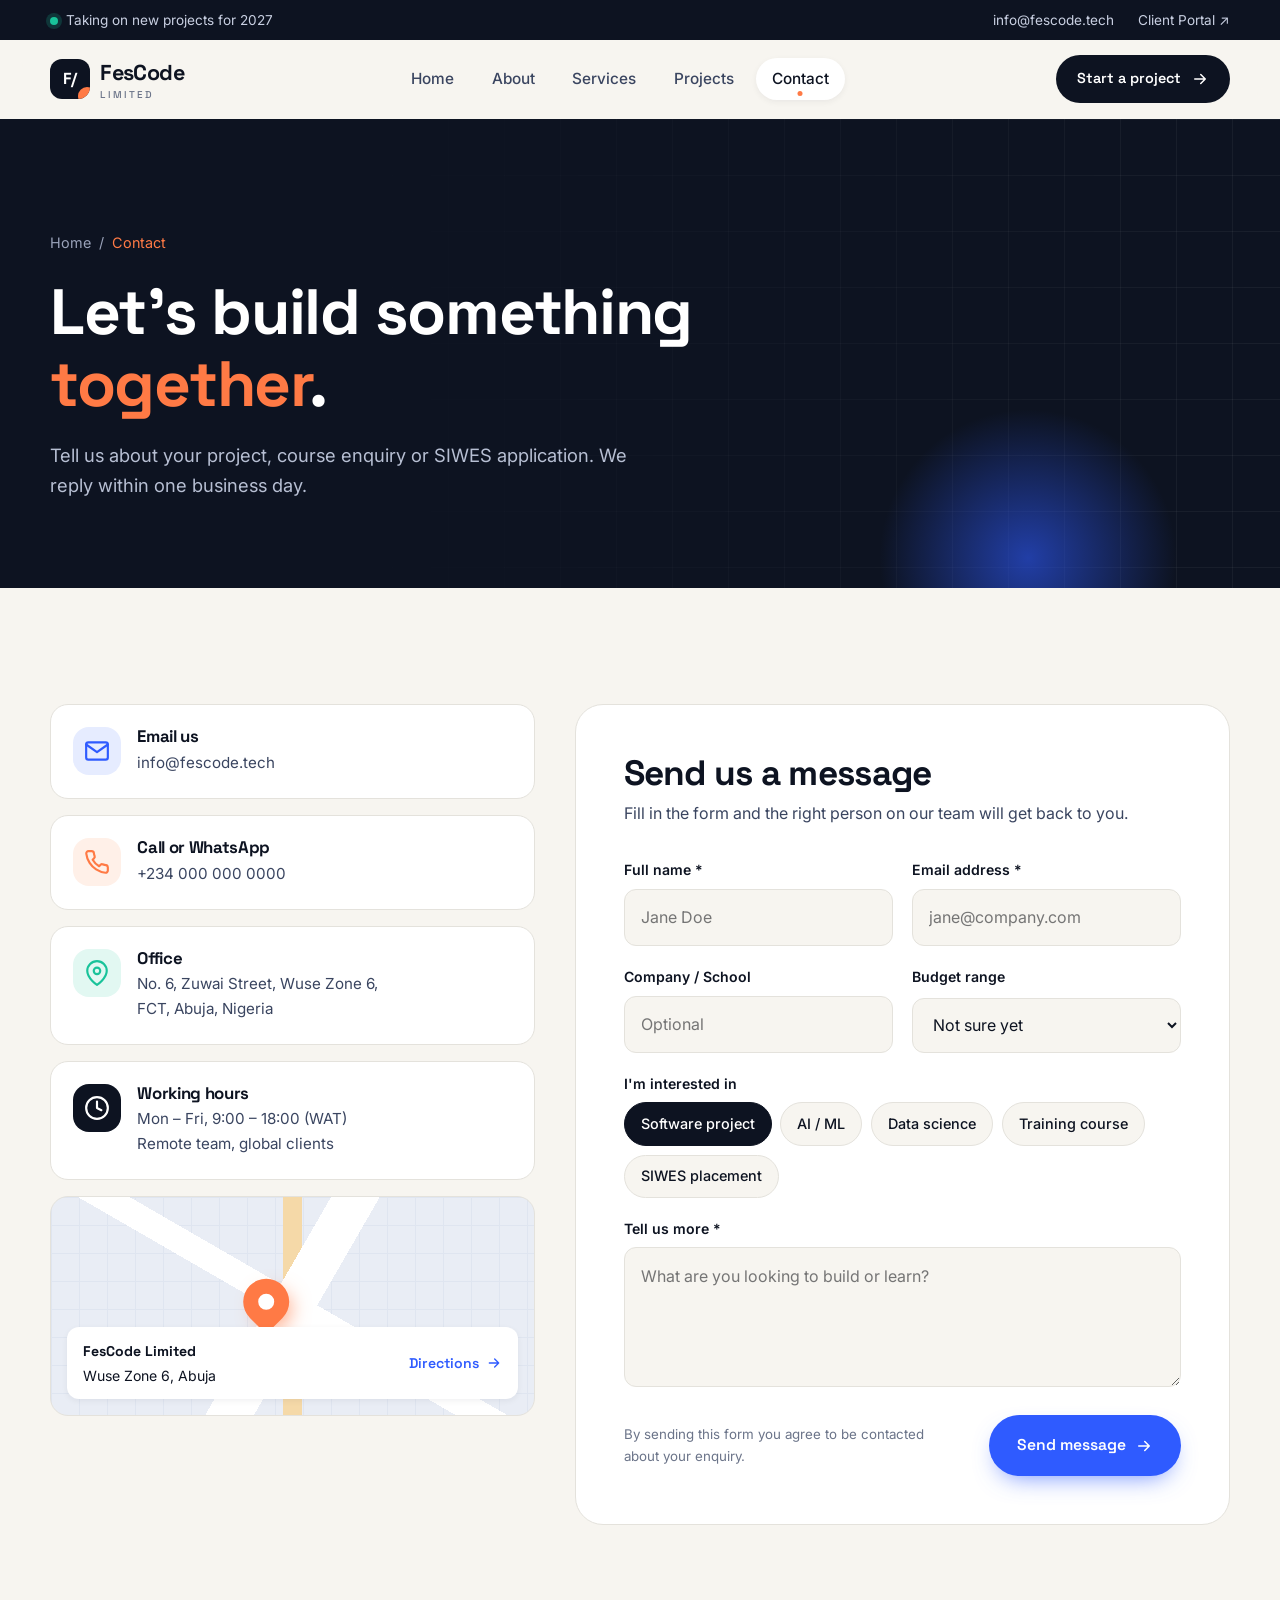
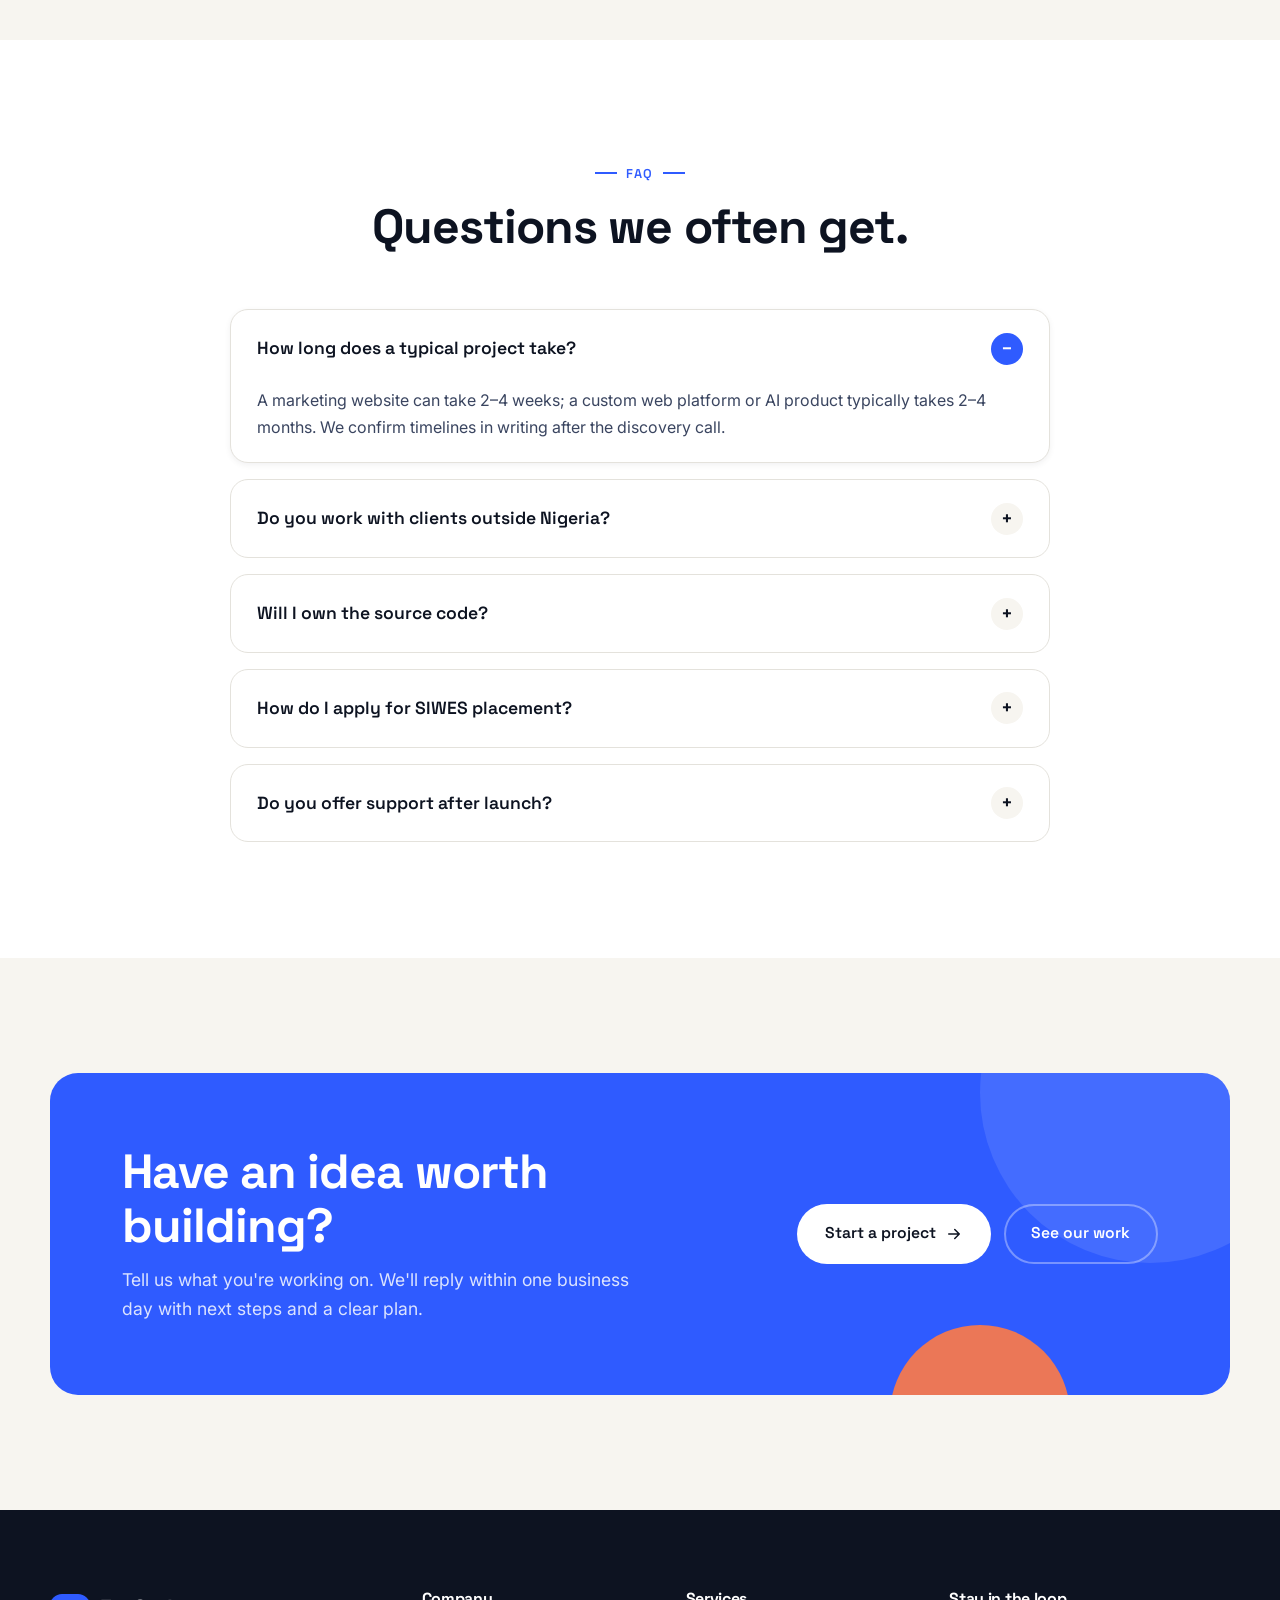
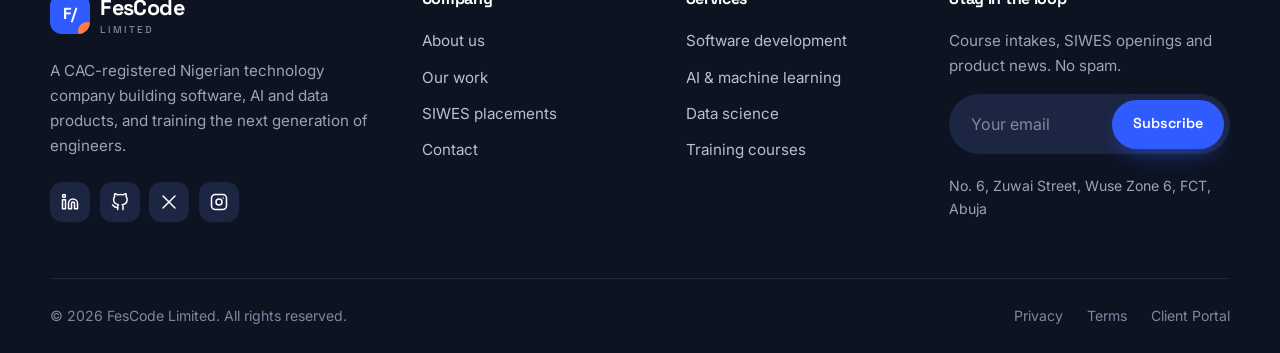
<file: contact.html>
<!DOCTYPE html>
<html lang="en">
<head>
  <meta charset="UTF-8">
  <meta name="viewport" content="width=device-width, initial-scale=1.0">
  <title>Contact | FesCode Limited</title>
  <meta name="description" content="Contact FesCode Limited in Abuja to start a software, AI or data project, enrol in a training course, or apply for a SIWES placement.">
  <meta name="theme-color" content="#0d1321">
  <link rel="icon" href="assets/favicon.svg" type="image/svg+xml">
  <link rel="preconnect" href="https://fonts.googleapis.com">
  <link rel="preconnect" href="https://fonts.gstatic.com" crossorigin>
  <link href="https://fonts.googleapis.com/css2?family=Inter:wght@400;500;600&family=JetBrains+Mono:wght@400;500&family=Space+Grotesk:wght@500;600;700&display=swap" rel="stylesheet">
  <link rel="stylesheet" href="css/styles.css">
</head>
<body>
  <div class="topbar">
    <div class="container">
      <span><i class="dot"></i>Taking on new projects for 2027</span>
      <div class="topbar-links">
        <a href="mailto:info@fescode.tech">info@fescode.tech</a>
        <a href="https://fescode.tech" target="_blank" rel="noopener">Client Portal ↗</a>
      </div>
    </div>
  </div>

  <header class="header">
    <div class="container nav">
      <a href="index.html" class="logo" aria-label="FesCode home">
        <span class="logo-mark"><span>F/</span></span>
        <span>FesCode<small>Limited</small></span>
      </a>
      <nav class="nav-links" aria-label="Main">
        <a href="index.html">Home</a>
        <a href="about.html">About</a>
        <a href="services.html">Services</a>
        <a href="projects.html">Projects</a>
        <a href="contact.html" class="active" aria-current="page">Contact</a>
        <a href="contact.html" class="btn btn--primary mobile-cta">Start a project</a>
      </nav>
      <div class="nav-cta">
        <a href="contact.html" class="btn btn--dark btn--sm">Start a project <svg viewBox="0 0 24 24" fill="none" stroke="currentColor" stroke-width="2" stroke-linecap="round" stroke-linejoin="round" aria-hidden="true"><path d="M5 12h14M13 6l6 6-6 6"/></svg></a>
        <button class="nav-toggle" aria-label="Toggle menu" aria-expanded="false"><span></span></button>
      </div>
    </div>
  </header>

  <main>
    <section class="page-hero">
      <div class="container">
        <div class="breadcrumb"><a href="index.html">Home</a><span>/</span><span>Contact</span></div>
        <h1>Let's build something <span class="text-accent">together</span>.</h1>
        <p>Tell us about your project, course enquiry or SIWES application. We reply within one business day.</p>
      </div>
    </section>

    <section class="section">
      <div class="container contact-grid">
        <aside class="contact-info reveal">
          <div class="info-item">
            <div class="card-icon card-icon--brand"><svg viewBox="0 0 24 24" fill="none" stroke="currentColor" stroke-width="2" stroke-linecap="round" stroke-linejoin="round" aria-hidden="true"><rect x="2" y="4" width="20" height="16" rx="2"/><path d="M22 6l-10 7L2 6"/></svg></div>
            <div><h4>Email us</h4><a href="mailto:info@fescode.tech">info@fescode.tech</a></div>
          </div>
          <div class="info-item">
            <div class="card-icon card-icon--accent"><svg viewBox="0 0 24 24" fill="none" stroke="currentColor" stroke-width="2" stroke-linecap="round" stroke-linejoin="round" aria-hidden="true"><path d="M22 16.9v3a2 2 0 0 1-2.2 2 19.8 19.8 0 0 1-8.6-3.1 19.5 19.5 0 0 1-6-6A19.8 19.8 0 0 1 2.1 4.2 2 2 0 0 1 4.1 2h3a2 2 0 0 1 2 1.7c.1 1 .4 1.9.7 2.8a2 2 0 0 1-.5 2.1L8 9.9a16 16 0 0 0 6 6l1.3-1.3a2 2 0 0 1 2.1-.4c.9.3 1.8.6 2.8.7a2 2 0 0 1 1.7 2z"/></svg></div>
            <div><h4>Call or WhatsApp</h4><a href="tel:+2340000000000">+234 000 000 0000</a></div>
          </div>
          <div class="info-item">
            <div class="card-icon card-icon--mint"><svg viewBox="0 0 24 24" fill="none" stroke="currentColor" stroke-width="2" stroke-linecap="round" stroke-linejoin="round" aria-hidden="true"><path d="M21 10c0 7-9 13-9 13S3 17 3 10a9 9 0 0 1 18 0z"/><circle cx="12" cy="10" r="3"/></svg></div>
            <div><h4>Office</h4><p>No. 6, Zuwai Street, Wuse Zone 6,<br>FCT, Abuja, Nigeria</p></div>
          </div>
          <div class="info-item">
            <div class="card-icon card-icon--ink"><svg viewBox="0 0 24 24" fill="none" stroke="currentColor" stroke-width="2" stroke-linecap="round" stroke-linejoin="round" aria-hidden="true"><circle cx="12" cy="12" r="10"/><path d="M12 6v6l4 2"/></svg></div>
            <div><h4>Working hours</h4><p>Mon – Fri, 9:00 – 18:00 (WAT)<br>Remote team, global clients</p></div>
          </div>
          <div class="map-card" aria-label="Map showing Wuse Zone 6, Abuja">
            <span class="map-pin"></span>
            <div class="map-label"><span><strong>FesCode Limited</strong><br>Wuse Zone 6, Abuja</span><a class="link-arrow" href="https://maps.google.com/?q=Zuwai+Street+Wuse+Zone+6+Abuja" target="_blank" rel="noopener">Directions <svg viewBox="0 0 24 24" fill="none" stroke="currentColor" stroke-width="2" stroke-linecap="round" stroke-linejoin="round" aria-hidden="true"><path d="M5 12h14M13 6l6 6-6 6"/></svg></a></div>
          </div>
        </aside>

        <div class="form-card reveal reveal-d1">
          <h2>Send us a message</h2>
          <p>Fill in the form and the right person on our team will get back to you.</p>
          <form id="contact-form" novalidate>
            <div class="form-grid">
              <div class="field">
                <label for="name">Full name *</label>
                <input id="name" name="name" type="text" placeholder="Jane Doe" required>
                <span class="err">Please enter your name.</span>
              </div>
              <div class="field">
                <label for="email">Email address *</label>
                <input id="email" name="email" type="email" placeholder="jane@company.com" required>
                <span class="err">Please enter a valid email.</span>
              </div>
              <div class="field">
                <label for="company">Company / School</label>
                <input id="company" name="company" type="text" placeholder="Optional">
              </div>
              <div class="field">
                <label for="budget">Budget range</label>
                <select id="budget" name="budget">
                  <option>Not sure yet</option>
                  <option>Under ₦1M</option>
                  <option>₦1M – ₦5M</option>
                  <option>₦5M – ₦15M</option>
                  <option>₦15M+</option>
                </select>
              </div>
              <div class="field field--full">
                <label>I'm interested in</label>
                <div class="chip-group">
                  <input type="radio" name="topic" id="t1" checked><label for="t1">Software project</label>
                  <input type="radio" name="topic" id="t2"><label for="t2">AI / ML</label>
                  <input type="radio" name="topic" id="t3"><label for="t3">Data science</label>
                  <input type="radio" name="topic" id="t4"><label for="t4">Training course</label>
                  <input type="radio" name="topic" id="t5"><label for="t5">SIWES placement</label>
                </div>
              </div>
              <div class="field field--full">
                <label for="message">Tell us more *</label>
                <textarea id="message" name="message" placeholder="What are you looking to build or learn?" required></textarea>
                <span class="err">Please add a short message.</span>
              </div>
            </div>
            <div class="form-foot">
              <small>By sending this form you agree to be contacted about your enquiry.</small>
              <button type="submit" class="btn btn--primary">Send message <svg viewBox="0 0 24 24" fill="none" stroke="currentColor" stroke-width="2" stroke-linecap="round" stroke-linejoin="round" aria-hidden="true"><path d="M5 12h14M13 6l6 6-6 6"/></svg></button>
            </div>
            <div class="form-success" role="status">✓ Thanks! Your message has been received. We'll be in touch within one business day.</div>
          </form>
        </div>
      </div>
    </section>

    <!-- FAQ -->
    <section class="section section--white">
      <div class="container">
        <div class="section-head center">
          <span class="eyebrow">FAQ</span>
          <h2>Questions we often get.</h2>
        </div>
        <div class="faq reveal">
          <details open>
            <summary>How long does a typical project take?</summary>
            <p>A marketing website can take 2–4 weeks; a custom web platform or AI product typically takes 2–4 months. We confirm timelines in writing after the discovery call.</p>
          </details>
          <details>
            <summary>Do you work with clients outside Nigeria?</summary>
            <p>Yes. We're remote‑first and have delivered projects for clients in Ethiopia and the USA. We adapt our working hours for smooth collaboration.</p>
          </details>
          <details>
            <summary>Will I own the source code?</summary>
            <p>Yes. On final payment, you receive full ownership of the source code, documentation and deployment credentials, as set out in our agreement.</p>
          </details>
          <details>
            <summary>How do I apply for SIWES placement?</summary>
            <p>Use the form above and choose “SIWES placement”. Include your institution, course of study and placement period, and we'll get back to you with next steps.</p>
          </details>
          <details>
            <summary>Do you offer support after launch?</summary>
            <p>Yes. We offer maintenance plans covering updates, monitoring, bug fixes and small feature additions.</p>
          </details>
        </div>
      </div>
    </section>

    <div style="height:clamp(4.5rem,9vw,7.5rem)"></div>

  <section class="section" style="padding-top:0">
    <div class="container">
      <div class="cta-band reveal">
        <div>
          <h2>Have an idea worth building?</h2>
          <p>Tell us what you're working on. We'll reply within one business day with next steps and a clear plan.</p>
        </div>
        <div class="actions">
          <a href="contact.html" class="btn btn--light">Start a project <svg viewBox="0 0 24 24" fill="none" stroke="currentColor" stroke-width="2" stroke-linecap="round" stroke-linejoin="round" aria-hidden="true"><path d="M5 12h14M13 6l6 6-6 6"/></svg></a>
          <a href="projects.html" class="btn btn--ghost-light">See our work</a>
        </div>
      </div>
    </div>
  </section>


  </main>

  <footer class="footer">
    <div class="container">
      <div class="footer-top">
        <div>
          <a href="index.html" class="logo"><span class="logo-mark"><span>F/</span></span><span>FesCode<small>Limited</small></span></a>
          <p>A CAC-registered Nigerian technology company building software, AI and data products, and training the next generation of engineers.</p>
          <div class="socials">
            <a href="#" aria-label="LinkedIn"><svg viewBox="0 0 24 24" fill="none" stroke="currentColor" stroke-width="2" stroke-linecap="round" stroke-linejoin="round" aria-hidden="true"><path d="M16 8a6 6 0 0 1 6 6v7h-4v-7a2 2 0 0 0-4 0v7h-4v-7a6 6 0 0 1 6-6zM2 9h4v12H2z"/><circle cx="4" cy="4" r="2"/></svg></a>
            <a href="#" aria-label="GitHub"><svg viewBox="0 0 24 24" fill="none" stroke="currentColor" stroke-width="2" stroke-linecap="round" stroke-linejoin="round" aria-hidden="true"><path d="M9 19c-5 1.5-5-2.5-7-3m14 6v-3.9a3.4 3.4 0 0 0-.9-2.6c3.1-.4 6.4-1.5 6.4-7A5.4 5.4 0 0 0 20 4.8 5 5 0 0 0 19.9 1S18.7.6 16 2.5a13.4 13.4 0 0 0-7 0C6.3.6 5.1 1 5.1 1A5 5 0 0 0 5 4.8a5.4 5.4 0 0 0-1.5 3.7c0 5.4 3.3 6.6 6.4 7a3.4 3.4 0 0 0-.9 2.6V22"/></svg></a>
            <a href="#" aria-label="X"><svg viewBox="0 0 24 24" fill="none" stroke="currentColor" stroke-width="2" stroke-linecap="round" stroke-linejoin="round" aria-hidden="true"><path d="M4 4l16 16M20 4L4 20"/></svg></a>
            <a href="#" aria-label="Instagram"><svg viewBox="0 0 24 24" fill="none" stroke="currentColor" stroke-width="2" stroke-linecap="round" stroke-linejoin="round" aria-hidden="true"><rect x="2" y="2" width="20" height="20" rx="5"/><circle cx="12" cy="12" r="4"/><path d="M17.5 6.5h.01"/></svg></a>
          </div>
        </div>
        <div>
          <h4>Company</h4>
          <ul class="footer-links">
            <li><a href="about.html">About us</a></li>
            <li><a href="projects.html">Our work</a></li>
            <li><a href="services.html#siwes">SIWES placements</a></li>
            <li><a href="contact.html">Contact</a></li>
          </ul>
        </div>
        <div>
          <h4>Services</h4>
          <ul class="footer-links">
            <li><a href="services.html#software">Software development</a></li>
            <li><a href="services.html#ai">AI &amp; machine learning</a></li>
            <li><a href="services.html#data">Data science</a></li>
            <li><a href="services.html#training">Training courses</a></li>
          </ul>
        </div>
        <div>
          <h4>Stay in the loop</h4>
          <p>Course intakes, SIWES openings and product news. No spam.</p>
          <form class="newsletter" onsubmit="event.preventDefault(); this.reset();">
            <input type="email" placeholder="Your email" aria-label="Email" required>
            <button class="btn btn--primary btn--sm" type="submit">Subscribe</button>
          </form>
          <p style="margin-top:1.25rem;font-size:.88rem">No. 6, Zuwai Street, Wuse Zone 6, FCT, Abuja</p>
        </div>
      </div>
      <div class="footer-bottom">
        <span>© <span data-year>2026</span> FesCode Limited. All rights reserved.</span>
        <div class="legal"><a href="#">Privacy</a><a href="#">Terms</a><a href="https://fescode.tech" target="_blank" rel="noopener">Client Portal</a></div>
      </div>
    </div>
  </footer>

  <button class="to-top" aria-label="Back to top"><svg viewBox="0 0 24 24" fill="none" stroke="currentColor" stroke-width="2" stroke-linecap="round" stroke-linejoin="round" aria-hidden="true"><path d="M12 19V5M5 12l7-7 7 7"/></svg></button>
  <script src="js/main.js"></script>
</body>
</html>
</file>
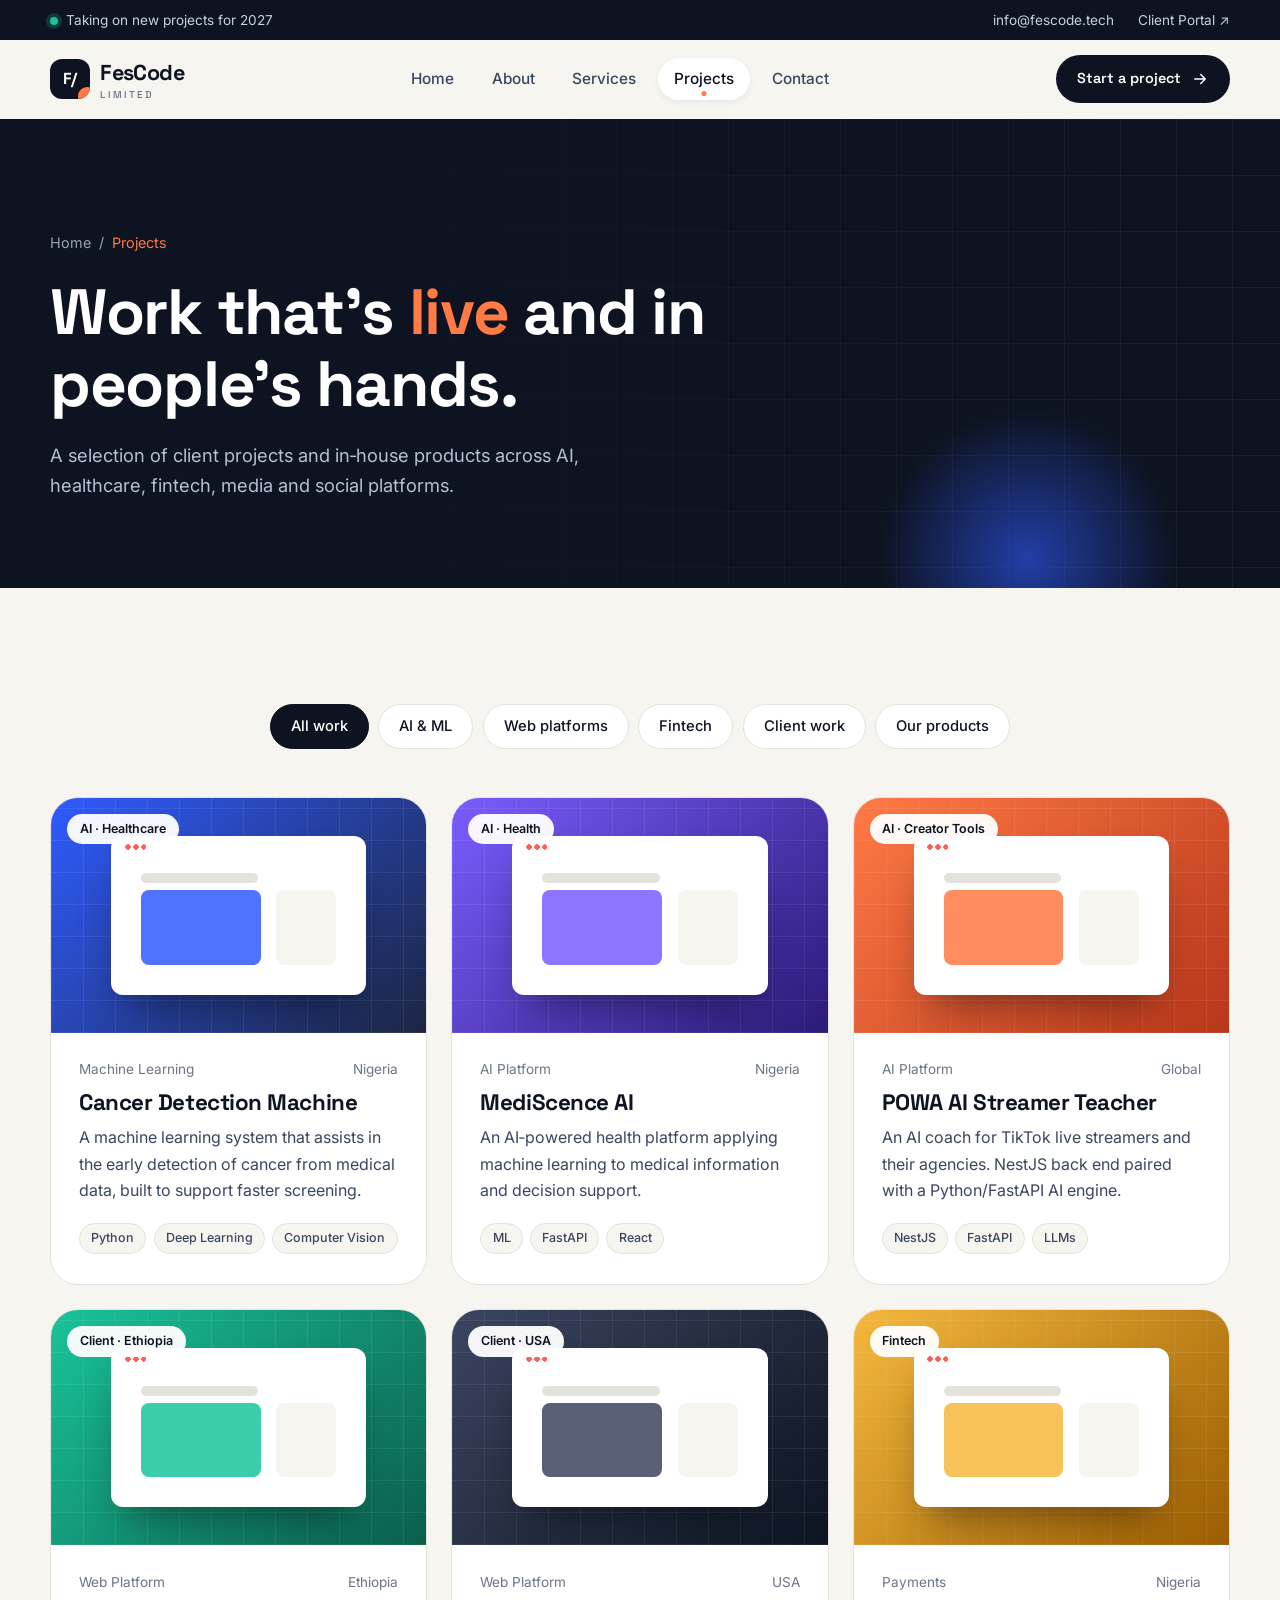
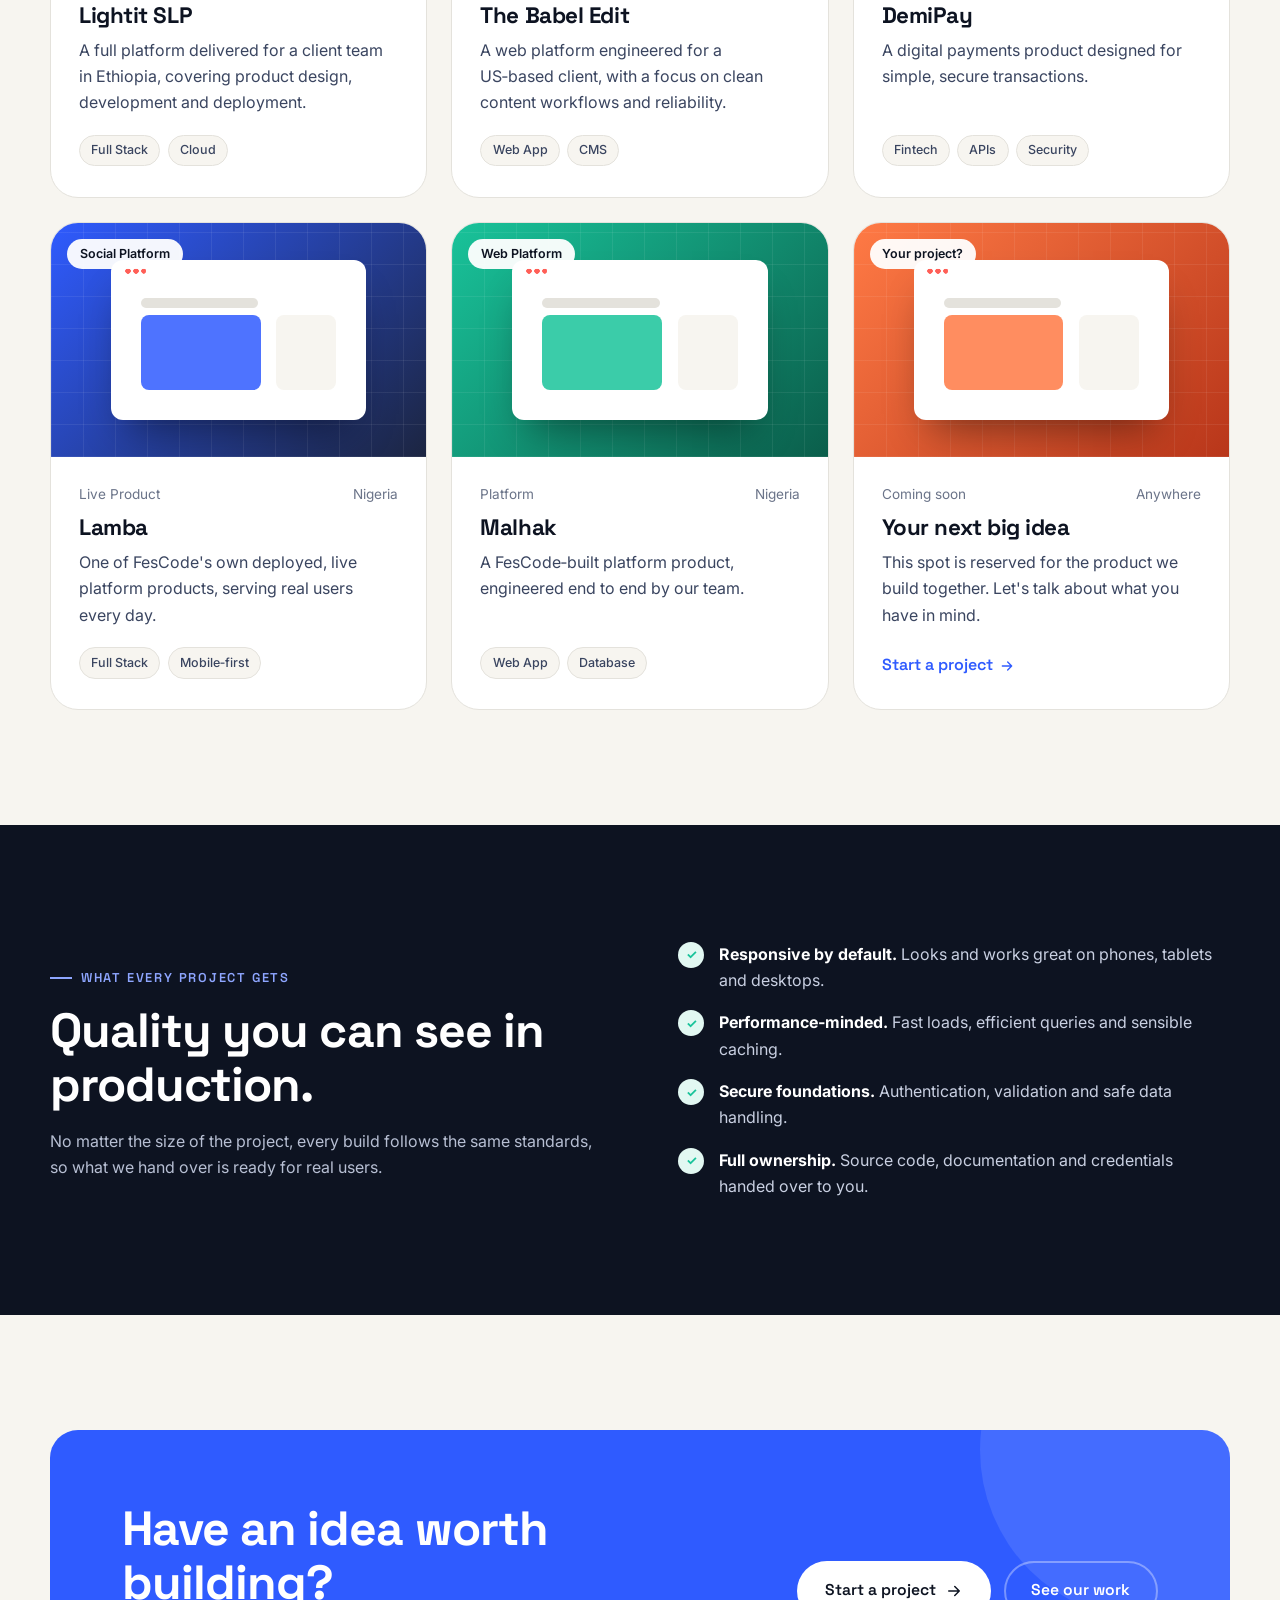
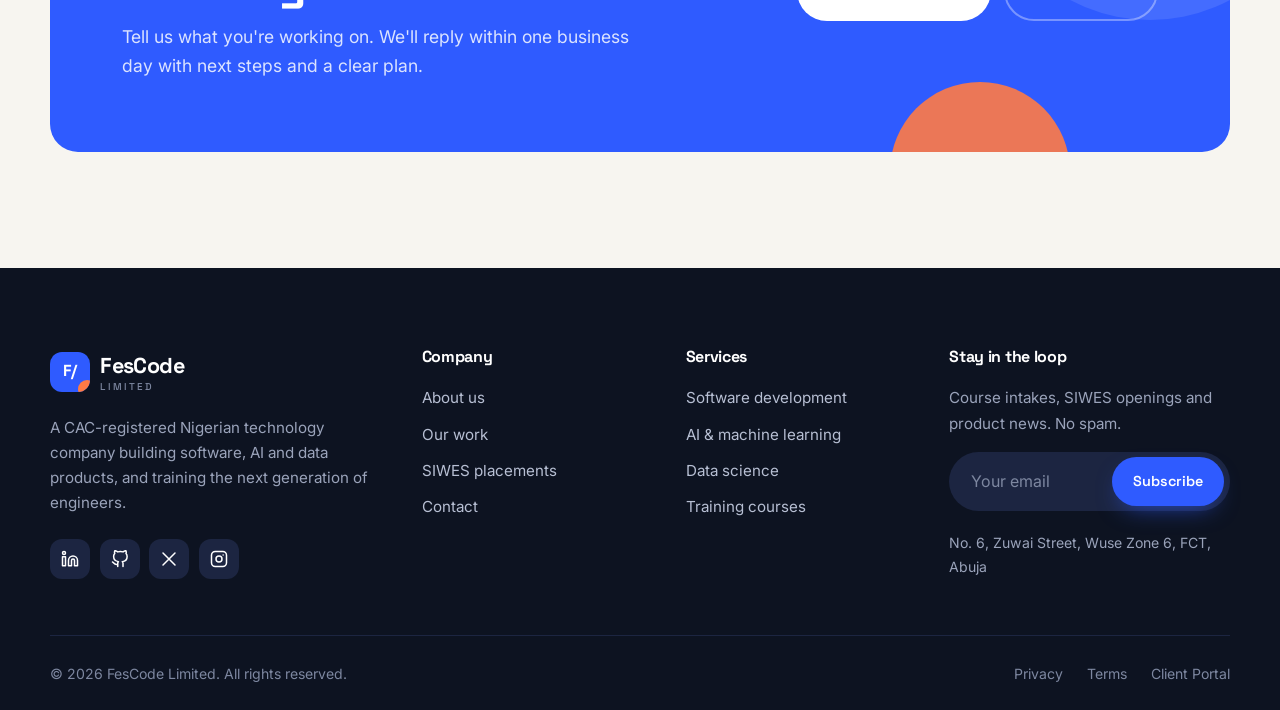
<file: projects.html>
<!DOCTYPE html>
<html lang="en">
<head>
  <meta charset="UTF-8">
  <meta name="viewport" content="width=device-width, initial-scale=1.0">
  <title>Projects | FesCode Limited</title>
  <meta name="description" content="Selected work by FesCode Limited: AI products, healthcare machine learning, fintech and web platforms for clients in Nigeria, Ethiopia and the USA.">
  <meta name="theme-color" content="#0d1321">
  <link rel="icon" href="assets/favicon.svg" type="image/svg+xml">
  <link rel="preconnect" href="https://fonts.googleapis.com">
  <link rel="preconnect" href="https://fonts.gstatic.com" crossorigin>
  <link href="https://fonts.googleapis.com/css2?family=Inter:wght@400;500;600&family=JetBrains+Mono:wght@400;500&family=Space+Grotesk:wght@500;600;700&display=swap" rel="stylesheet">
  <link rel="stylesheet" href="css/styles.css">
</head>
<body>
  <div class="topbar">
    <div class="container">
      <span><i class="dot"></i>Taking on new projects for 2027</span>
      <div class="topbar-links">
        <a href="mailto:info@fescode.tech">info@fescode.tech</a>
        <a href="https://fescode.tech" target="_blank" rel="noopener">Client Portal ↗</a>
      </div>
    </div>
  </div>

  <header class="header">
    <div class="container nav">
      <a href="index.html" class="logo" aria-label="FesCode home">
        <span class="logo-mark"><span>F/</span></span>
        <span>FesCode<small>Limited</small></span>
      </a>
      <nav class="nav-links" aria-label="Main">
        <a href="index.html">Home</a>
        <a href="about.html">About</a>
        <a href="services.html">Services</a>
        <a href="projects.html" class="active" aria-current="page">Projects</a>
        <a href="contact.html">Contact</a>
        <a href="contact.html" class="btn btn--primary mobile-cta">Start a project</a>
      </nav>
      <div class="nav-cta">
        <a href="contact.html" class="btn btn--dark btn--sm">Start a project <svg viewBox="0 0 24 24" fill="none" stroke="currentColor" stroke-width="2" stroke-linecap="round" stroke-linejoin="round" aria-hidden="true"><path d="M5 12h14M13 6l6 6-6 6"/></svg></a>
        <button class="nav-toggle" aria-label="Toggle menu" aria-expanded="false"><span></span></button>
      </div>
    </div>
  </header>

  <main>
    <section class="page-hero">
      <div class="container">
        <div class="breadcrumb"><a href="index.html">Home</a><span>/</span><span>Projects</span></div>
        <h1>Work that's <span class="text-accent">live</span> and in people's hands.</h1>
        <p>A selection of client projects and in‑house products across AI, healthcare, fintech, media and social platforms.</p>
      </div>
    </section>

    <section class="section">
      <div class="container">
        <div class="filters" role="group" aria-label="Filter projects">
          <button class="filter-btn active" data-filter="all">All work</button>
          <button class="filter-btn" data-filter="ai">AI &amp; ML</button>
          <button class="filter-btn" data-filter="web">Web platforms</button>
          <button class="filter-btn" data-filter="fintech">Fintech</button>
          <button class="filter-btn" data-filter="client">Client work</button>
          <button class="filter-btn" data-filter="product">Our products</button>
        </div>

        <div class="grid grid-3">
          <article class="project-card reveal" data-cat="ai product">
            <div class="project-thumb thumb--blue"><span class="chip">AI · Healthcare</span><div class="mock"><div class="bar"></div><div class="blocks"><i></i><i></i></div></div></div>
            <div class="project-body">
              <div class="project-meta"><span>Machine Learning</span><span>Nigeria</span></div>
              <h3>Cancer Detection Machine</h3>
              <p>A machine learning system that assists in the early detection of cancer from medical data, built to support faster screening.</p>
              <div class="tags"><span class="tag">Python</span><span class="tag">Deep Learning</span><span class="tag">Computer Vision</span></div>
            </div>
          </article>

          <article class="project-card reveal reveal-d1" data-cat="ai product">
            <div class="project-thumb thumb--violet"><span class="chip">AI · Health</span><div class="mock"><div class="bar"></div><div class="blocks"><i></i><i></i></div></div></div>
            <div class="project-body">
              <div class="project-meta"><span>AI Platform</span><span>Nigeria</span></div>
              <h3>MediScence AI</h3>
              <p>An AI‑powered health platform applying machine learning to medical information and decision support.</p>
              <div class="tags"><span class="tag">ML</span><span class="tag">FastAPI</span><span class="tag">React</span></div>
            </div>
          </article>

          <article class="project-card reveal reveal-d2" data-cat="ai web product">
            <div class="project-thumb thumb--coral"><span class="chip">AI · Creator Tools</span><div class="mock"><div class="bar"></div><div class="blocks"><i></i><i></i></div></div></div>
            <div class="project-body">
              <div class="project-meta"><span>AI Platform</span><span>Global</span></div>
              <h3>POWA AI Streamer Teacher</h3>
              <p>An AI coach for TikTok live streamers and their agencies. NestJS back end paired with a Python/FastAPI AI engine.</p>
              <div class="tags"><span class="tag">NestJS</span><span class="tag">FastAPI</span><span class="tag">LLMs</span></div>
            </div>
          </article>

          <article class="project-card reveal" data-cat="web client">
            <div class="project-thumb thumb--mint"><span class="chip">Client · Ethiopia</span><div class="mock"><div class="bar"></div><div class="blocks"><i></i><i></i></div></div></div>
            <div class="project-body">
              <div class="project-meta"><span>Web Platform</span><span>Ethiopia</span></div>
              <h3>Lightit SLP</h3>
              <p>A full platform delivered for a client team in Ethiopia, covering product design, development and deployment.</p>
              <div class="tags"><span class="tag">Full Stack</span><span class="tag">Cloud</span></div>
            </div>
          </article>

          <article class="project-card reveal reveal-d1" data-cat="web client">
            <div class="project-thumb thumb--ink"><span class="chip">Client · USA</span><div class="mock"><div class="bar"></div><div class="blocks"><i></i><i></i></div></div></div>
            <div class="project-body">
              <div class="project-meta"><span>Web Platform</span><span>USA</span></div>
              <h3>The Babel Edit</h3>
              <p>A web platform engineered for a US‑based client, with a focus on clean content workflows and reliability.</p>
              <div class="tags"><span class="tag">Web App</span><span class="tag">CMS</span></div>
            </div>
          </article>

          <article class="project-card reveal reveal-d2" data-cat="fintech product">
            <div class="project-thumb thumb--gold"><span class="chip">Fintech</span><div class="mock"><div class="bar"></div><div class="blocks"><i></i><i></i></div></div></div>
            <div class="project-body">
              <div class="project-meta"><span>Payments</span><span>Nigeria</span></div>
              <h3>DemiPay</h3>
              <p>A digital payments product designed for simple, secure transactions.</p>
              <div class="tags"><span class="tag">Fintech</span><span class="tag">APIs</span><span class="tag">Security</span></div>
            </div>
          </article>

          <article class="project-card reveal" data-cat="web product">
            <div class="project-thumb thumb--blue"><span class="chip">Social Platform</span><div class="mock"><div class="bar"></div><div class="blocks"><i></i><i></i></div></div></div>
            <div class="project-body">
              <div class="project-meta"><span>Live Product</span><span>Nigeria</span></div>
              <h3>Lamba</h3>
              <p>One of FesCode's own deployed, live platform products, serving real users every day.</p>
              <div class="tags"><span class="tag">Full Stack</span><span class="tag">Mobile‑first</span></div>
            </div>
          </article>

          <article class="project-card reveal reveal-d1" data-cat="web product">
            <div class="project-thumb thumb--mint"><span class="chip">Web Platform</span><div class="mock"><div class="bar"></div><div class="blocks"><i></i><i></i></div></div></div>
            <div class="project-body">
              <div class="project-meta"><span>Platform</span><span>Nigeria</span></div>
              <h3>Malhak</h3>
              <p>A FesCode‑built platform product, engineered end to end by our team.</p>
              <div class="tags"><span class="tag">Web App</span><span class="tag">Database</span></div>
            </div>
          </article>

          <article class="project-card reveal reveal-d2" data-cat="client web">
            <div class="project-thumb thumb--coral"><span class="chip">Your project?</span><div class="mock"><div class="bar"></div><div class="blocks"><i></i><i></i></div></div></div>
            <div class="project-body">
              <div class="project-meta"><span>Coming soon</span><span>Anywhere</span></div>
              <h3>Your next big idea</h3>
              <p>This spot is reserved for the product we build together. Let's talk about what you have in mind.</p>
              <a href="contact.html" class="link-arrow">Start a project <svg viewBox="0 0 24 24" fill="none" stroke="currentColor" stroke-width="2" stroke-linecap="round" stroke-linejoin="round" aria-hidden="true"><path d="M5 12h14M13 6l6 6-6 6"/></svg></a>
            </div>
          </article>
        </div>
      </div>
    </section>

    <!-- RESULTS -->
    <section class="section section--dark">
      <div class="container split">
        <div class="reveal">
          <span class="eyebrow">What every project gets</span>
          <h2 style="color:#fff">Quality you can see in production.</h2>
          <p style="margin-top:1rem">No matter the size of the project, every build follows the same standards, so what we hand over is ready for real users.</p>
        </div>
        <ul class="check-list reveal reveal-d1" style="margin:0">
          <li><span><strong>Responsive by default.</strong> Looks and works great on phones, tablets and desktops.</span></li>
          <li><span><strong>Performance‑minded.</strong> Fast loads, efficient queries and sensible caching.</span></li>
          <li><span><strong>Secure foundations.</strong> Authentication, validation and safe data handling.</span></li>
          <li><span><strong>Full ownership.</strong> Source code, documentation and credentials handed over to you.</span></li>
        </ul>
      </div>
    </section>

    <div style="height:clamp(4.5rem,9vw,7.5rem)"></div>

  <section class="section" style="padding-top:0">
    <div class="container">
      <div class="cta-band reveal">
        <div>
          <h2>Have an idea worth building?</h2>
          <p>Tell us what you're working on. We'll reply within one business day with next steps and a clear plan.</p>
        </div>
        <div class="actions">
          <a href="contact.html" class="btn btn--light">Start a project <svg viewBox="0 0 24 24" fill="none" stroke="currentColor" stroke-width="2" stroke-linecap="round" stroke-linejoin="round" aria-hidden="true"><path d="M5 12h14M13 6l6 6-6 6"/></svg></a>
          <a href="projects.html" class="btn btn--ghost-light">See our work</a>
        </div>
      </div>
    </div>
  </section>


  </main>

  <footer class="footer">
    <div class="container">
      <div class="footer-top">
        <div>
          <a href="index.html" class="logo"><span class="logo-mark"><span>F/</span></span><span>FesCode<small>Limited</small></span></a>
          <p>A CAC-registered Nigerian technology company building software, AI and data products, and training the next generation of engineers.</p>
          <div class="socials">
            <a href="#" aria-label="LinkedIn"><svg viewBox="0 0 24 24" fill="none" stroke="currentColor" stroke-width="2" stroke-linecap="round" stroke-linejoin="round" aria-hidden="true"><path d="M16 8a6 6 0 0 1 6 6v7h-4v-7a2 2 0 0 0-4 0v7h-4v-7a6 6 0 0 1 6-6zM2 9h4v12H2z"/><circle cx="4" cy="4" r="2"/></svg></a>
            <a href="#" aria-label="GitHub"><svg viewBox="0 0 24 24" fill="none" stroke="currentColor" stroke-width="2" stroke-linecap="round" stroke-linejoin="round" aria-hidden="true"><path d="M9 19c-5 1.5-5-2.5-7-3m14 6v-3.9a3.4 3.4 0 0 0-.9-2.6c3.1-.4 6.4-1.5 6.4-7A5.4 5.4 0 0 0 20 4.8 5 5 0 0 0 19.9 1S18.7.6 16 2.5a13.4 13.4 0 0 0-7 0C6.3.6 5.1 1 5.1 1A5 5 0 0 0 5 4.8a5.4 5.4 0 0 0-1.5 3.7c0 5.4 3.3 6.6 6.4 7a3.4 3.4 0 0 0-.9 2.6V22"/></svg></a>
            <a href="#" aria-label="X"><svg viewBox="0 0 24 24" fill="none" stroke="currentColor" stroke-width="2" stroke-linecap="round" stroke-linejoin="round" aria-hidden="true"><path d="M4 4l16 16M20 4L4 20"/></svg></a>
            <a href="#" aria-label="Instagram"><svg viewBox="0 0 24 24" fill="none" stroke="currentColor" stroke-width="2" stroke-linecap="round" stroke-linejoin="round" aria-hidden="true"><rect x="2" y="2" width="20" height="20" rx="5"/><circle cx="12" cy="12" r="4"/><path d="M17.5 6.5h.01"/></svg></a>
          </div>
        </div>
        <div>
          <h4>Company</h4>
          <ul class="footer-links">
            <li><a href="about.html">About us</a></li>
            <li><a href="projects.html">Our work</a></li>
            <li><a href="services.html#siwes">SIWES placements</a></li>
            <li><a href="contact.html">Contact</a></li>
          </ul>
        </div>
        <div>
          <h4>Services</h4>
          <ul class="footer-links">
            <li><a href="services.html#software">Software development</a></li>
            <li><a href="services.html#ai">AI &amp; machine learning</a></li>
            <li><a href="services.html#data">Data science</a></li>
            <li><a href="services.html#training">Training courses</a></li>
          </ul>
        </div>
        <div>
          <h4>Stay in the loop</h4>
          <p>Course intakes, SIWES openings and product news. No spam.</p>
          <form class="newsletter" onsubmit="event.preventDefault(); this.reset();">
            <input type="email" placeholder="Your email" aria-label="Email" required>
            <button class="btn btn--primary btn--sm" type="submit">Subscribe</button>
          </form>
          <p style="margin-top:1.25rem;font-size:.88rem">No. 6, Zuwai Street, Wuse Zone 6, FCT, Abuja</p>
        </div>
      </div>
      <div class="footer-bottom">
        <span>© <span data-year>2026</span> FesCode Limited. All rights reserved.</span>
        <div class="legal"><a href="#">Privacy</a><a href="#">Terms</a><a href="https://fescode.tech" target="_blank" rel="noopener">Client Portal</a></div>
      </div>
    </div>
  </footer>

  <button class="to-top" aria-label="Back to top"><svg viewBox="0 0 24 24" fill="none" stroke="currentColor" stroke-width="2" stroke-linecap="round" stroke-linejoin="round" aria-hidden="true"><path d="M12 19V5M5 12l7-7 7 7"/></svg></button>
  <script src="js/main.js"></script>
</body>
</html>
</file>
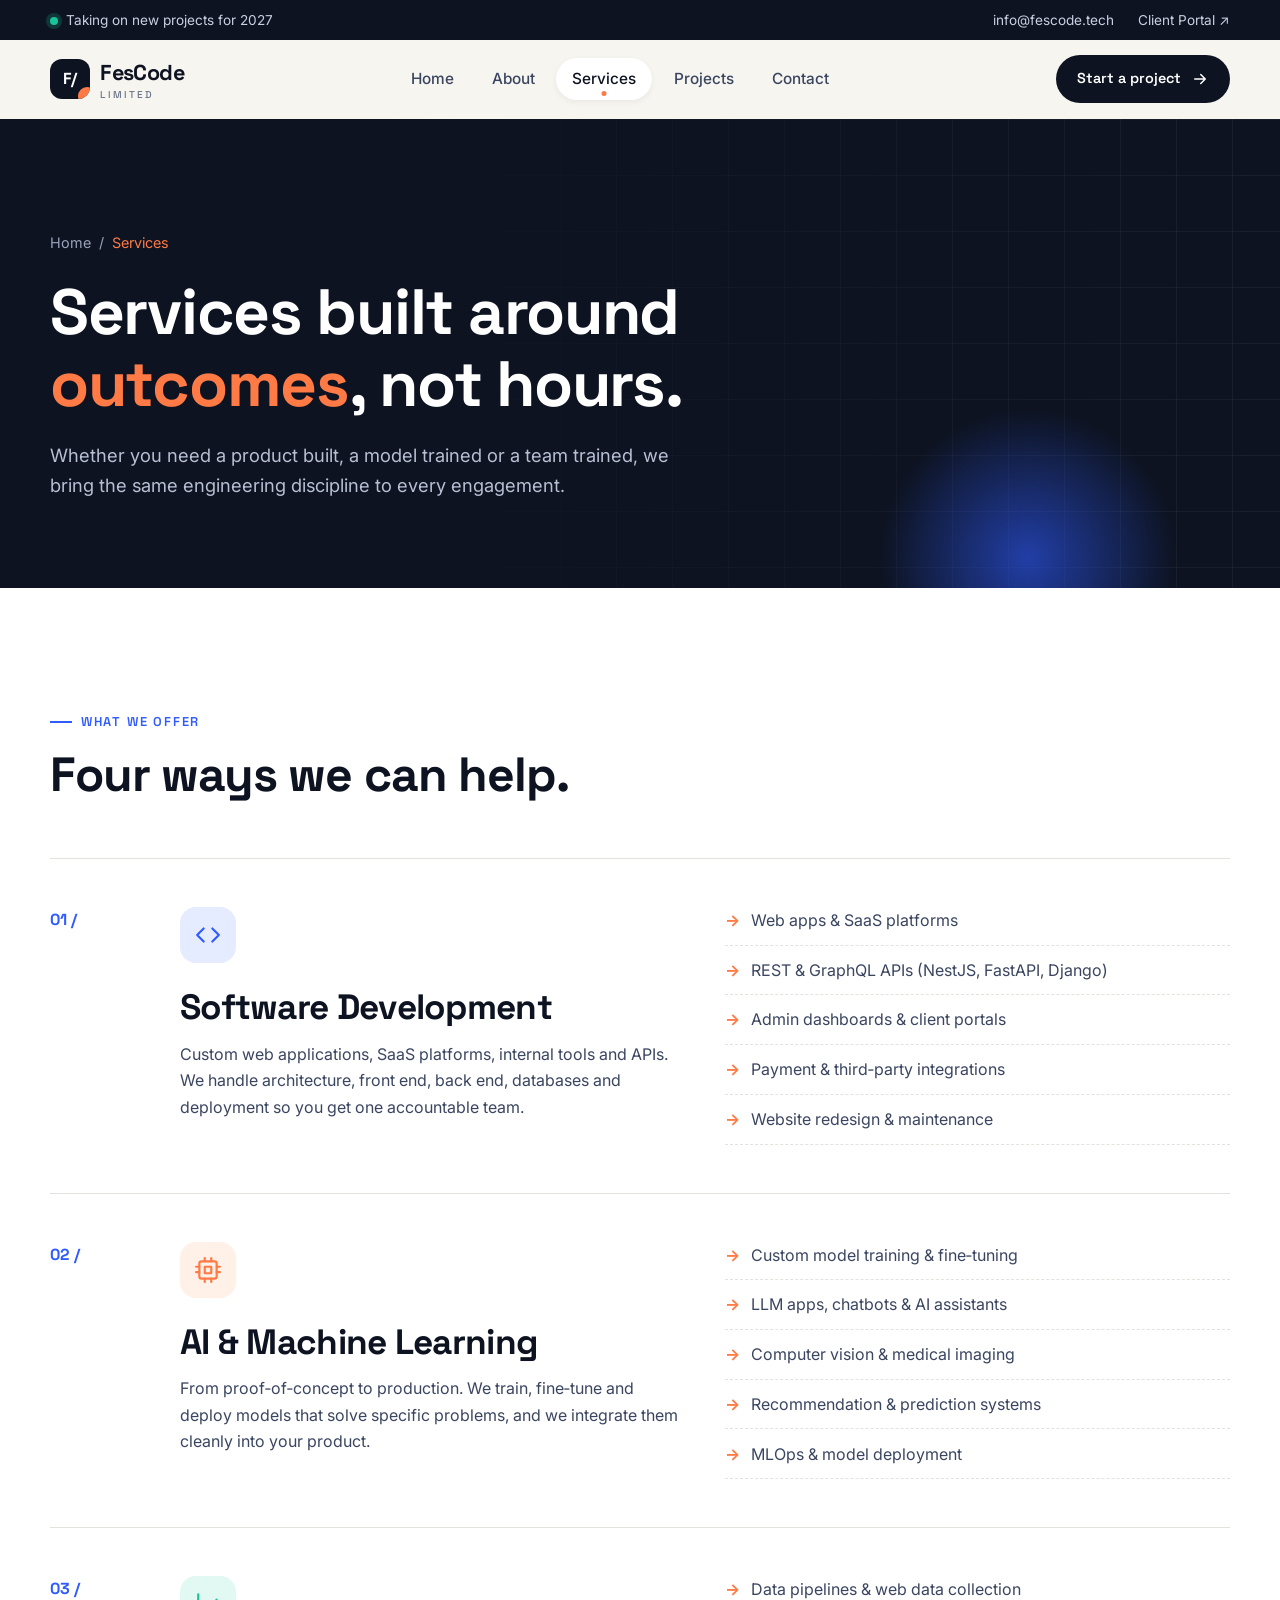
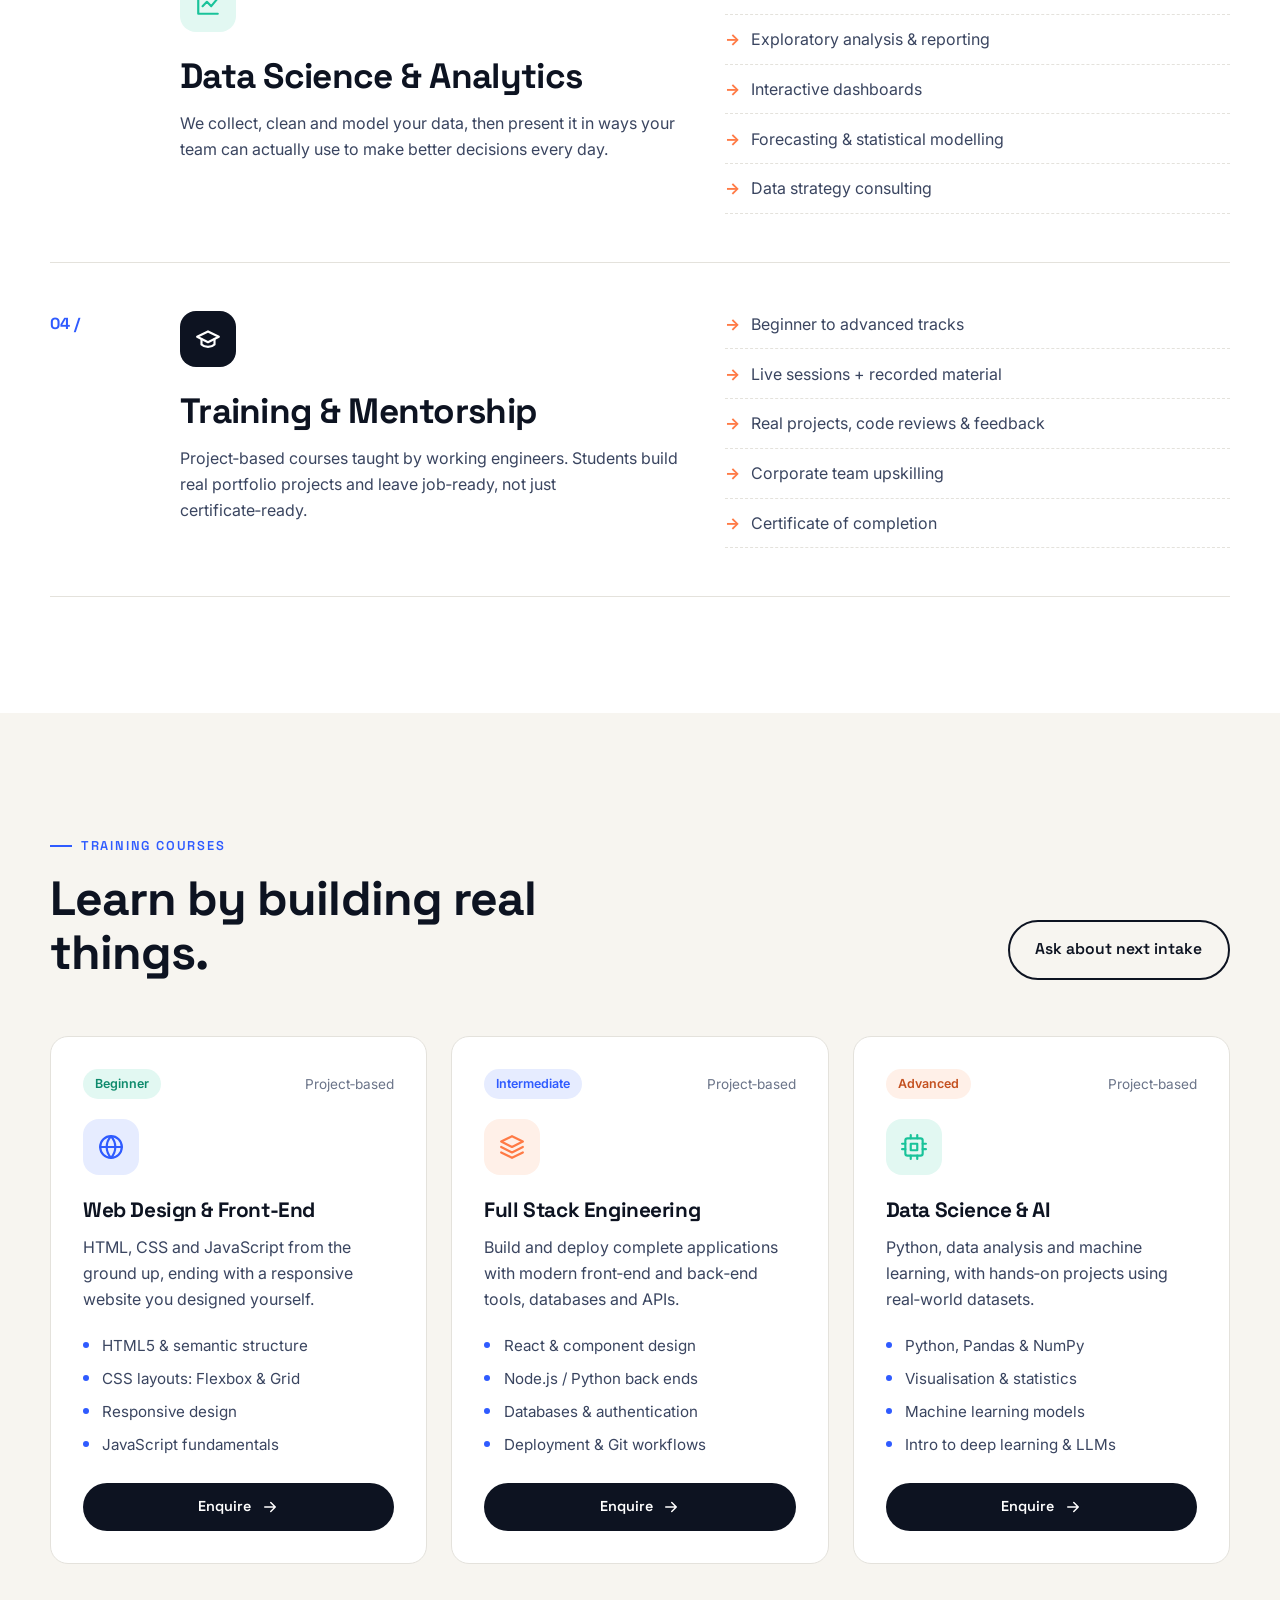
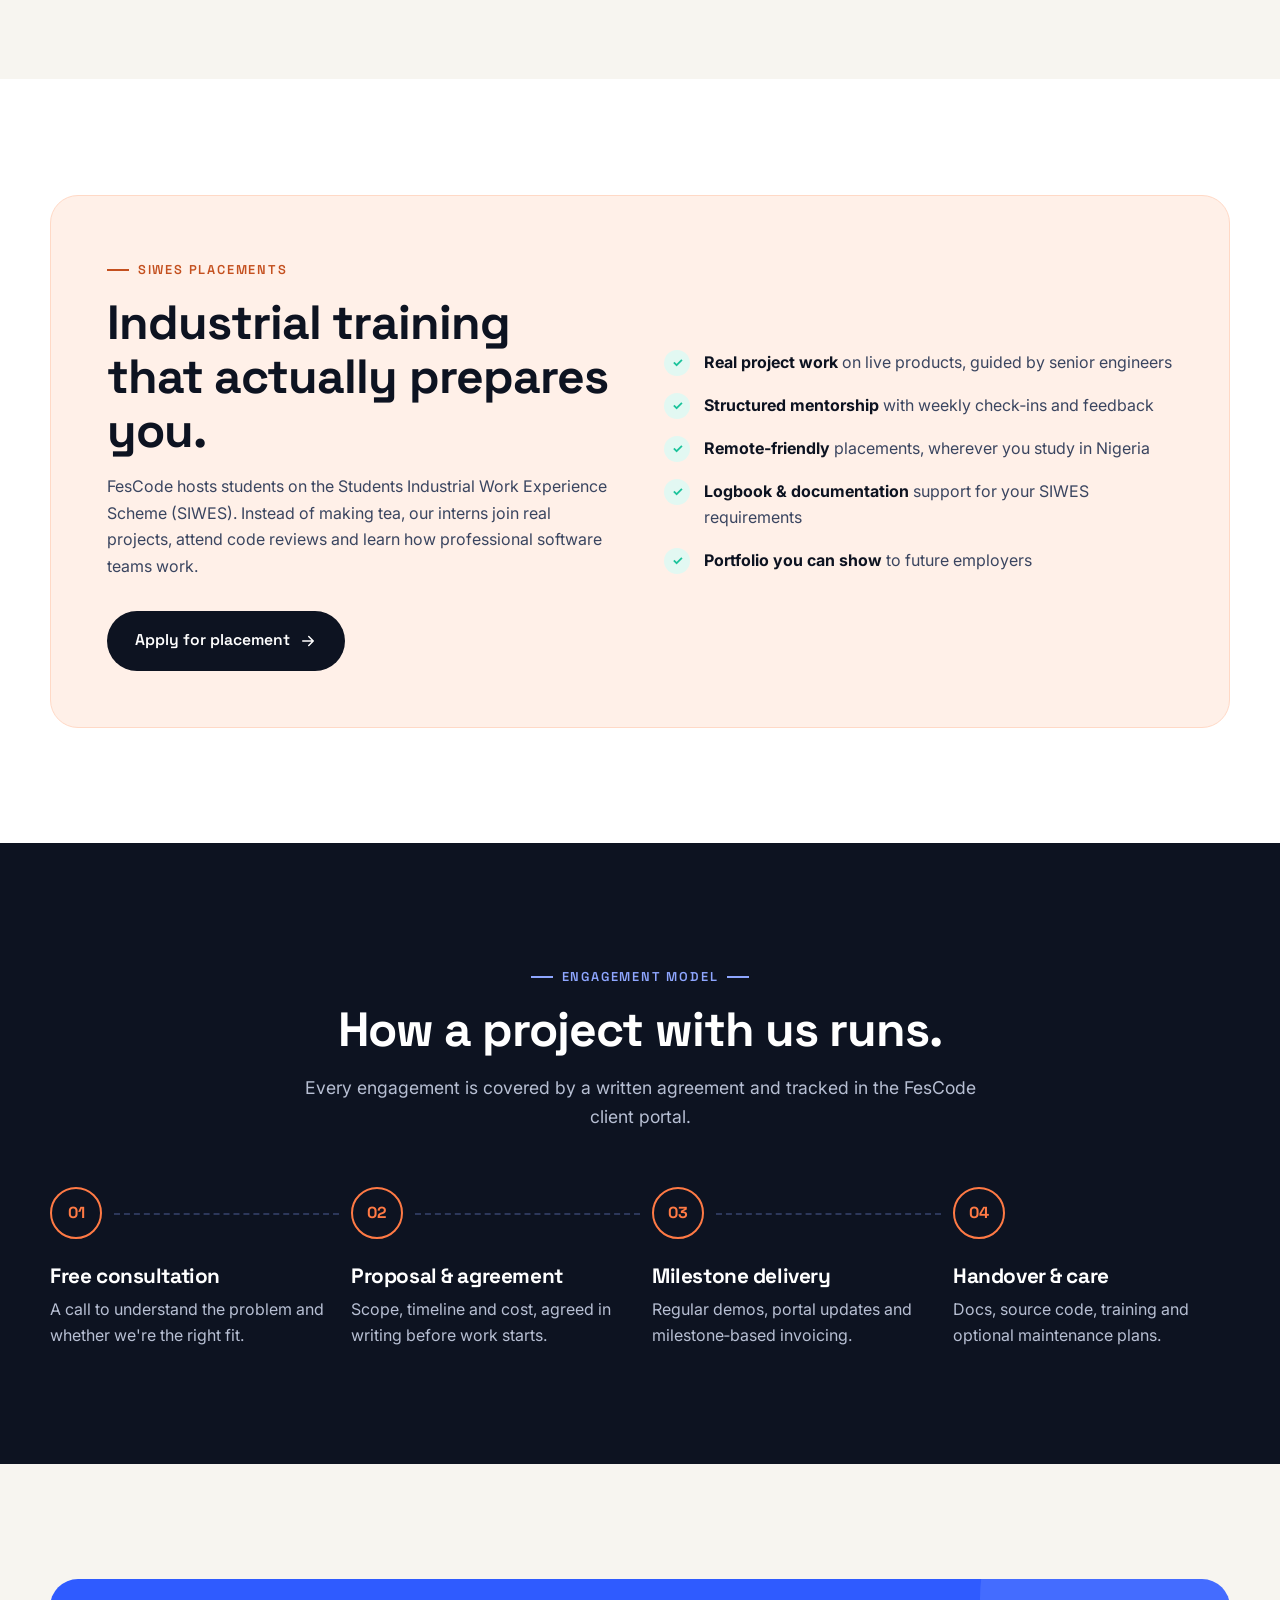
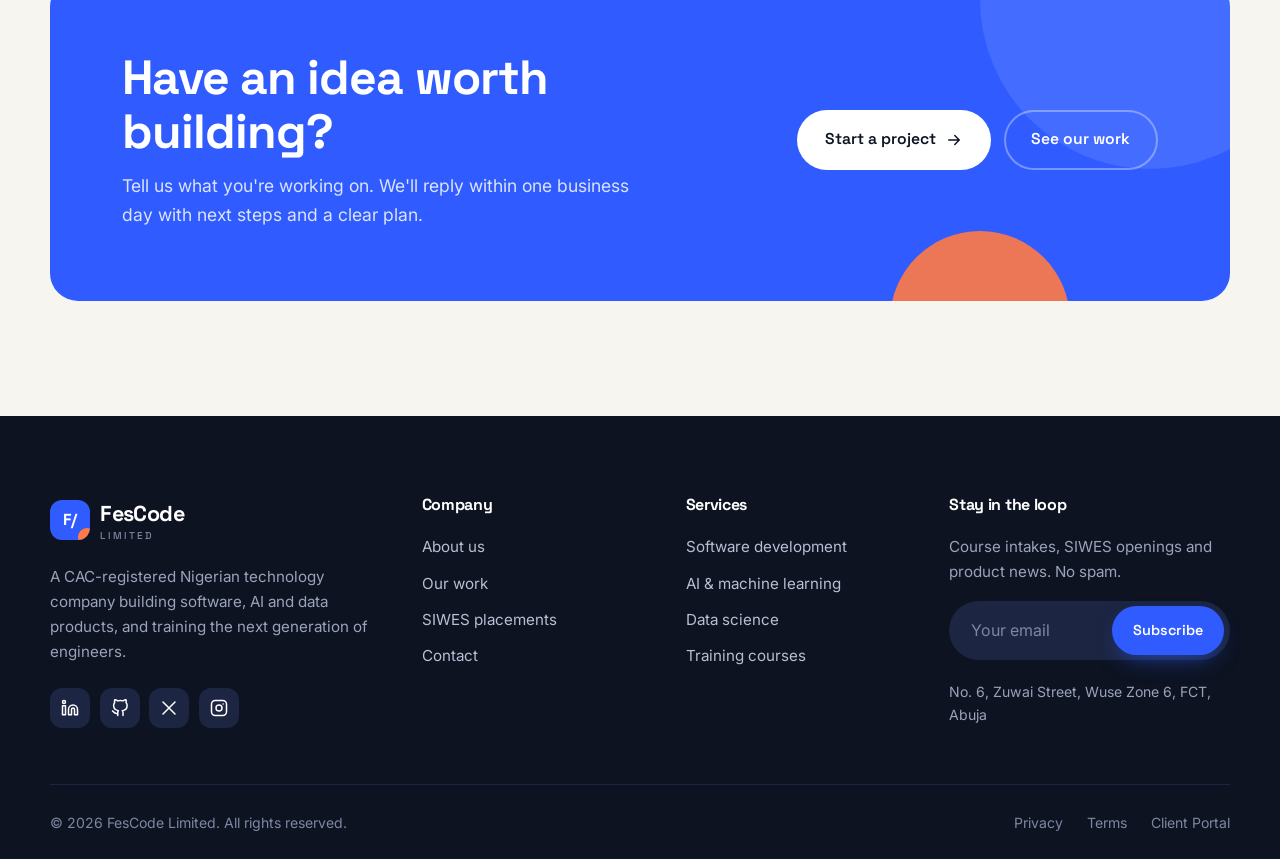
<file: services.html>
<!DOCTYPE html>
<html lang="en">
<head>
  <meta charset="UTF-8">
  <meta name="viewport" content="width=device-width, initial-scale=1.0">
  <title>Services | FesCode Limited</title>
  <meta name="description" content="Software development, AI and machine learning, data science, tech training courses and SIWES placements from FesCode Limited.">
  <meta name="theme-color" content="#0d1321">
  <link rel="icon" href="assets/favicon.svg" type="image/svg+xml">
  <link rel="preconnect" href="https://fonts.googleapis.com">
  <link rel="preconnect" href="https://fonts.gstatic.com" crossorigin>
  <link href="https://fonts.googleapis.com/css2?family=Inter:wght@400;500;600&family=JetBrains+Mono:wght@400;500&family=Space+Grotesk:wght@500;600;700&display=swap" rel="stylesheet">
  <link rel="stylesheet" href="css/styles.css">
</head>
<body>
  <div class="topbar">
    <div class="container">
      <span><i class="dot"></i>Taking on new projects for 2027</span>
      <div class="topbar-links">
        <a href="mailto:info@fescode.tech">info@fescode.tech</a>
        <a href="https://fescode.tech" target="_blank" rel="noopener">Client Portal ↗</a>
      </div>
    </div>
  </div>

  <header class="header">
    <div class="container nav">
      <a href="index.html" class="logo" aria-label="FesCode home">
        <span class="logo-mark"><span>F/</span></span>
        <span>FesCode<small>Limited</small></span>
      </a>
      <nav class="nav-links" aria-label="Main">
        <a href="index.html">Home</a>
        <a href="about.html">About</a>
        <a href="services.html" class="active" aria-current="page">Services</a>
        <a href="projects.html">Projects</a>
        <a href="contact.html">Contact</a>
        <a href="contact.html" class="btn btn--primary mobile-cta">Start a project</a>
      </nav>
      <div class="nav-cta">
        <a href="contact.html" class="btn btn--dark btn--sm">Start a project <svg viewBox="0 0 24 24" fill="none" stroke="currentColor" stroke-width="2" stroke-linecap="round" stroke-linejoin="round" aria-hidden="true"><path d="M5 12h14M13 6l6 6-6 6"/></svg></a>
        <button class="nav-toggle" aria-label="Toggle menu" aria-expanded="false"><span></span></button>
      </div>
    </div>
  </header>

  <main>
    <section class="page-hero">
      <div class="container">
        <div class="breadcrumb"><a href="index.html">Home</a><span>/</span><span>Services</span></div>
        <h1>Services built around <span class="text-accent">outcomes</span>, not hours.</h1>
        <p>Whether you need a product built, a model trained or a team trained, we bring the same engineering discipline to every engagement.</p>
      </div>
    </section>

    <!-- SERVICE ROWS -->
    <section class="section section--white">
      <div class="container">
        <div class="section-head">
          <span class="eyebrow">What we offer</span>
          <h2>Four ways we can help.</h2>
        </div>

        <div class="service-row reveal" id="software">
          <span class="idx">01 /</span>
          <div>
            <div class="card-icon card-icon--brand"><svg viewBox="0 0 24 24" fill="none" stroke="currentColor" stroke-width="2" stroke-linecap="round" stroke-linejoin="round" aria-hidden="true"><path d="M16 18l6-6-6-6M8 6l-6 6 6 6"/></svg></div>
            <h3>Software Development</h3>
            <p>Custom web applications, SaaS platforms, internal tools and APIs. We handle architecture, front end, back end, databases and deployment so you get one accountable team.</p>
          </div>
          <ul>
            <li>Web apps &amp; SaaS platforms</li>
            <li>REST &amp; GraphQL APIs (NestJS, FastAPI, Django)</li>
            <li>Admin dashboards &amp; client portals</li>
            <li>Payment &amp; third‑party integrations</li>
            <li>Website redesign &amp; maintenance</li>
          </ul>
        </div>

        <div class="service-row reveal" id="ai">
          <span class="idx">02 /</span>
          <div>
            <div class="card-icon card-icon--accent"><svg viewBox="0 0 24 24" fill="none" stroke="currentColor" stroke-width="2" stroke-linecap="round" stroke-linejoin="round" aria-hidden="true"><rect x="4" y="4" width="16" height="16" rx="2"/><rect x="9" y="9" width="6" height="6"/><path d="M9 1v3M15 1v3M9 20v3M15 20v3M20 9h3M20 14h3M1 9h3M1 14h3"/></svg></div>
            <h3>AI &amp; Machine Learning</h3>
            <p>From proof‑of‑concept to production. We train, fine‑tune and deploy models that solve specific problems, and we integrate them cleanly into your product.</p>
          </div>
          <ul>
            <li>Custom model training &amp; fine‑tuning</li>
            <li>LLM apps, chatbots &amp; AI assistants</li>
            <li>Computer vision &amp; medical imaging</li>
            <li>Recommendation &amp; prediction systems</li>
            <li>MLOps &amp; model deployment</li>
          </ul>
        </div>

        <div class="service-row reveal" id="data">
          <span class="idx">03 /</span>
          <div>
            <div class="card-icon card-icon--mint"><svg viewBox="0 0 24 24" fill="none" stroke="currentColor" stroke-width="2" stroke-linecap="round" stroke-linejoin="round" aria-hidden="true"><path d="M3 3v18h18"/><path d="M7 14l4-4 4 4 5-6"/></svg></div>
            <h3>Data Science &amp; Analytics</h3>
            <p>We collect, clean and model your data, then present it in ways your team can actually use to make better decisions every day.</p>
          </div>
          <ul>
            <li>Data pipelines &amp; web data collection</li>
            <li>Exploratory analysis &amp; reporting</li>
            <li>Interactive dashboards</li>
            <li>Forecasting &amp; statistical modelling</li>
            <li>Data strategy consulting</li>
          </ul>
        </div>

        <div class="service-row reveal" id="training">
          <span class="idx">04 /</span>
          <div>
            <div class="card-icon card-icon--ink"><svg viewBox="0 0 24 24" fill="none" stroke="currentColor" stroke-width="2" stroke-linecap="round" stroke-linejoin="round" aria-hidden="true"><path d="M22 10L12 5 2 10l10 5 10-5z"/><path d="M6 12v5c3 3 9 3 12 0v-5"/></svg></div>
            <h3>Training &amp; Mentorship</h3>
            <p>Project‑based courses taught by working engineers. Students build real portfolio projects and leave job‑ready, not just certificate‑ready.</p>
          </div>
          <ul>
            <li>Beginner to advanced tracks</li>
            <li>Live sessions + recorded material</li>
            <li>Real projects, code reviews &amp; feedback</li>
            <li>Corporate team upskilling</li>
            <li>Certificate of completion</li>
          </ul>
        </div>
      </div>
    </section>

    <!-- COURSES -->
    <section class="section">
      <div class="container">
        <div class="section-head section-head--split">
          <div>
            <span class="eyebrow">Training courses</span>
            <h2>Learn by building real things.</h2>
          </div>
          <a href="contact.html" class="btn btn--outline">Ask about next intake</a>
        </div>
        <div class="grid grid-3">
          <article class="card course-card reveal">
            <div class="course-top"><span class="level level--beg">Beginner</span><span class="duration">Project‑based</span></div>
            <div class="card-icon card-icon--brand"><svg viewBox="0 0 24 24" fill="none" stroke="currentColor" stroke-width="2" stroke-linecap="round" stroke-linejoin="round" aria-hidden="true"><circle cx="12" cy="12" r="10"/><path d="M2 12h20M12 2a15 15 0 0 1 4 10 15 15 0 0 1-4 10 15 15 0 0 1-4-10 15 15 0 0 1 4-10z"/></svg></div>
            <h3>Web Design &amp; Front‑End</h3>
            <p>HTML, CSS and JavaScript from the ground up, ending with a responsive website you designed yourself.</p>
            <ul><li>HTML5 &amp; semantic structure</li><li>CSS layouts: Flexbox &amp; Grid</li><li>Responsive design</li><li>JavaScript fundamentals</li></ul>
            <a href="contact.html" class="btn btn--dark btn--sm">Enquire <svg viewBox="0 0 24 24" fill="none" stroke="currentColor" stroke-width="2" stroke-linecap="round" stroke-linejoin="round" aria-hidden="true"><path d="M5 12h14M13 6l6 6-6 6"/></svg></a>
          </article>
          <article class="card course-card reveal reveal-d1">
            <div class="course-top"><span class="level level--int">Intermediate</span><span class="duration">Project‑based</span></div>
            <div class="card-icon card-icon--accent"><svg viewBox="0 0 24 24" fill="none" stroke="currentColor" stroke-width="2" stroke-linecap="round" stroke-linejoin="round" aria-hidden="true"><path d="M12 2L2 7l10 5 10-5-10-5z"/><path d="M2 17l10 5 10-5M2 12l10 5 10-5"/></svg></div>
            <h3>Full Stack Engineering</h3>
            <p>Build and deploy complete applications with modern front‑end and back‑end tools, databases and APIs.</p>
            <ul><li>React &amp; component design</li><li>Node.js / Python back ends</li><li>Databases &amp; authentication</li><li>Deployment &amp; Git workflows</li></ul>
            <a href="contact.html" class="btn btn--dark btn--sm">Enquire <svg viewBox="0 0 24 24" fill="none" stroke="currentColor" stroke-width="2" stroke-linecap="round" stroke-linejoin="round" aria-hidden="true"><path d="M5 12h14M13 6l6 6-6 6"/></svg></a>
          </article>
          <article class="card course-card reveal reveal-d2">
            <div class="course-top"><span class="level level--adv">Advanced</span><span class="duration">Project‑based</span></div>
            <div class="card-icon card-icon--mint"><svg viewBox="0 0 24 24" fill="none" stroke="currentColor" stroke-width="2" stroke-linecap="round" stroke-linejoin="round" aria-hidden="true"><rect x="4" y="4" width="16" height="16" rx="2"/><rect x="9" y="9" width="6" height="6"/><path d="M9 1v3M15 1v3M9 20v3M15 20v3M20 9h3M20 14h3M1 9h3M1 14h3"/></svg></div>
            <h3>Data Science &amp; AI</h3>
            <p>Python, data analysis and machine learning, with hands‑on projects using real‑world datasets.</p>
            <ul><li>Python, Pandas &amp; NumPy</li><li>Visualisation &amp; statistics</li><li>Machine learning models</li><li>Intro to deep learning &amp; LLMs</li></ul>
            <a href="contact.html" class="btn btn--dark btn--sm">Enquire <svg viewBox="0 0 24 24" fill="none" stroke="currentColor" stroke-width="2" stroke-linecap="round" stroke-linejoin="round" aria-hidden="true"><path d="M5 12h14M13 6l6 6-6 6"/></svg></a>
          </article>
        </div>
      </div>
    </section>

    <!-- SIWES -->
    <section class="section section--white" id="siwes">
      <div class="container">
        <div class="siwes-box reveal">
          <div>
            <span class="eyebrow">SIWES placements</span>
            <h2>Industrial training that actually prepares you.</h2>
            <p style="margin-top:1rem">FesCode hosts students on the Students Industrial Work Experience Scheme (SIWES). Instead of making tea, our interns join real projects, attend code reviews and learn how professional software teams work.</p>
            <a href="contact.html" class="btn btn--dark" style="margin-top:2rem">Apply for placement <svg viewBox="0 0 24 24" fill="none" stroke="currentColor" stroke-width="2" stroke-linecap="round" stroke-linejoin="round" aria-hidden="true"><path d="M5 12h14M13 6l6 6-6 6"/></svg></a>
          </div>
          <ul class="check-list" style="margin:0;align-content:center">
            <li><span><strong>Real project work</strong> on live products, guided by senior engineers</span></li>
            <li><span><strong>Structured mentorship</strong> with weekly check‑ins and feedback</span></li>
            <li><span><strong>Remote‑friendly</strong> placements, wherever you study in Nigeria</span></li>
            <li><span><strong>Logbook &amp; documentation</strong> support for your SIWES requirements</span></li>
            <li><span><strong>Portfolio you can show</strong> to future employers</span></li>
          </ul>
        </div>
      </div>
    </section>

    <!-- PROCESS (dark) -->
    <section class="section section--dark">
      <div class="container">
        <div class="section-head center">
          <span class="eyebrow">Engagement model</span>
          <h2>How a project with us runs.</h2>
          <p>Every engagement is covered by a written agreement and tracked in the FesCode client portal.</p>
        </div>
        <div class="steps">
          <div class="step reveal"><h3 style="color:#fff">Free consultation</h3><p>A call to understand the problem and whether we're the right fit.</p></div>
          <div class="step reveal reveal-d1"><h3 style="color:#fff">Proposal &amp; agreement</h3><p>Scope, timeline and cost, agreed in writing before work starts.</p></div>
          <div class="step reveal reveal-d2"><h3 style="color:#fff">Milestone delivery</h3><p>Regular demos, portal updates and milestone‑based invoicing.</p></div>
          <div class="step reveal reveal-d3"><h3 style="color:#fff">Handover &amp; care</h3><p>Docs, source code, training and optional maintenance plans.</p></div>
        </div>
      </div>
    </section>

    <div style="height:clamp(4.5rem,9vw,7.5rem)"></div>

  <section class="section" style="padding-top:0">
    <div class="container">
      <div class="cta-band reveal">
        <div>
          <h2>Have an idea worth building?</h2>
          <p>Tell us what you're working on. We'll reply within one business day with next steps and a clear plan.</p>
        </div>
        <div class="actions">
          <a href="contact.html" class="btn btn--light">Start a project <svg viewBox="0 0 24 24" fill="none" stroke="currentColor" stroke-width="2" stroke-linecap="round" stroke-linejoin="round" aria-hidden="true"><path d="M5 12h14M13 6l6 6-6 6"/></svg></a>
          <a href="projects.html" class="btn btn--ghost-light">See our work</a>
        </div>
      </div>
    </div>
  </section>


  </main>

  <footer class="footer">
    <div class="container">
      <div class="footer-top">
        <div>
          <a href="index.html" class="logo"><span class="logo-mark"><span>F/</span></span><span>FesCode<small>Limited</small></span></a>
          <p>A CAC-registered Nigerian technology company building software, AI and data products, and training the next generation of engineers.</p>
          <div class="socials">
            <a href="#" aria-label="LinkedIn"><svg viewBox="0 0 24 24" fill="none" stroke="currentColor" stroke-width="2" stroke-linecap="round" stroke-linejoin="round" aria-hidden="true"><path d="M16 8a6 6 0 0 1 6 6v7h-4v-7a2 2 0 0 0-4 0v7h-4v-7a6 6 0 0 1 6-6zM2 9h4v12H2z"/><circle cx="4" cy="4" r="2"/></svg></a>
            <a href="#" aria-label="GitHub"><svg viewBox="0 0 24 24" fill="none" stroke="currentColor" stroke-width="2" stroke-linecap="round" stroke-linejoin="round" aria-hidden="true"><path d="M9 19c-5 1.5-5-2.5-7-3m14 6v-3.9a3.4 3.4 0 0 0-.9-2.6c3.1-.4 6.4-1.5 6.4-7A5.4 5.4 0 0 0 20 4.8 5 5 0 0 0 19.9 1S18.7.6 16 2.5a13.4 13.4 0 0 0-7 0C6.3.6 5.1 1 5.1 1A5 5 0 0 0 5 4.8a5.4 5.4 0 0 0-1.5 3.7c0 5.4 3.3 6.6 6.4 7a3.4 3.4 0 0 0-.9 2.6V22"/></svg></a>
            <a href="#" aria-label="X"><svg viewBox="0 0 24 24" fill="none" stroke="currentColor" stroke-width="2" stroke-linecap="round" stroke-linejoin="round" aria-hidden="true"><path d="M4 4l16 16M20 4L4 20"/></svg></a>
            <a href="#" aria-label="Instagram"><svg viewBox="0 0 24 24" fill="none" stroke="currentColor" stroke-width="2" stroke-linecap="round" stroke-linejoin="round" aria-hidden="true"><rect x="2" y="2" width="20" height="20" rx="5"/><circle cx="12" cy="12" r="4"/><path d="M17.5 6.5h.01"/></svg></a>
          </div>
        </div>
        <div>
          <h4>Company</h4>
          <ul class="footer-links">
            <li><a href="about.html">About us</a></li>
            <li><a href="projects.html">Our work</a></li>
            <li><a href="services.html#siwes">SIWES placements</a></li>
            <li><a href="contact.html">Contact</a></li>
          </ul>
        </div>
        <div>
          <h4>Services</h4>
          <ul class="footer-links">
            <li><a href="services.html#software">Software development</a></li>
            <li><a href="services.html#ai">AI &amp; machine learning</a></li>
            <li><a href="services.html#data">Data science</a></li>
            <li><a href="services.html#training">Training courses</a></li>
          </ul>
        </div>
        <div>
          <h4>Stay in the loop</h4>
          <p>Course intakes, SIWES openings and product news. No spam.</p>
          <form class="newsletter" onsubmit="event.preventDefault(); this.reset();">
            <input type="email" placeholder="Your email" aria-label="Email" required>
            <button class="btn btn--primary btn--sm" type="submit">Subscribe</button>
          </form>
          <p style="margin-top:1.25rem;font-size:.88rem">No. 6, Zuwai Street, Wuse Zone 6, FCT, Abuja</p>
        </div>
      </div>
      <div class="footer-bottom">
        <span>© <span data-year>2026</span> FesCode Limited. All rights reserved.</span>
        <div class="legal"><a href="#">Privacy</a><a href="#">Terms</a><a href="https://fescode.tech" target="_blank" rel="noopener">Client Portal</a></div>
      </div>
    </div>
  </footer>

  <button class="to-top" aria-label="Back to top"><svg viewBox="0 0 24 24" fill="none" stroke="currentColor" stroke-width="2" stroke-linecap="round" stroke-linejoin="round" aria-hidden="true"><path d="M12 19V5M5 12l7-7 7 7"/></svg></button>
  <script src="js/main.js"></script>
</body>
</html>
</file>
<file: css/styles.css>
/* =========================================================
   FesCode Limited — Global Stylesheet
   ========================================================= */

/* ---------- 1. Design tokens ---------- */
:root {
  --ink: #0d1321;
  --ink-2: #1c2541;
  --ink-soft: #3a4560;
  --muted: #6b7489;
  --line: #e4e2dc;
  --paper: #f7f5f0;
  --white: #ffffff;

  --brand: #2f5bff;
  --brand-dark: #1f43d6;
  --brand-soft: #e6ecff;
  --accent: #ff7a45;
  --accent-soft: #fff0e8;
  --mint: #19c39a;
  --mint-soft: #e2f8f2;

  --font-head: "Space Grotesk", system-ui, sans-serif;
  --font-body: "Inter", system-ui, sans-serif;

  --radius-sm: 10px;
  --radius: 18px;
  --radius-lg: 28px;
  --shadow-sm: 0 2px 6px rgba(13, 19, 33, 0.06);
  --shadow: 0 18px 40px -18px rgba(13, 19, 33, 0.25);
  --container: 1180px;
  --ease: cubic-bezier(.2, .7, .2, 1);
}

/* ---------- 2. Reset ---------- */
*, *::before, *::after { box-sizing: border-box; margin: 0; padding: 0; }
html { scroll-behavior: smooth; }
body {
  font-family: var(--font-body);
  font-size: 16px;
  line-height: 1.65;
  color: var(--ink);
  background: var(--paper);
  -webkit-font-smoothing: antialiased;
}
img, svg { display: block; max-width: 100%; }
a { color: inherit; text-decoration: none; }
ul { list-style: none; }
button, input, select, textarea { font: inherit; color: inherit; }
h1, h2, h3, h4 { font-family: var(--font-head); line-height: 1.12; letter-spacing: -0.02em; font-weight: 700; }
h1 { font-size: clamp(2.5rem, 6vw, 4.6rem); }
h2 { font-size: clamp(2rem, 4vw, 3rem); }
h3 { font-size: 1.3rem; }
p { color: var(--ink-soft); }
::selection { background: var(--brand); color: var(--white); }

/* ---------- 3. Layout helpers ---------- */
.container { width: min(100% - 2.5rem, var(--container)); margin-inline: auto; }
.section { padding: clamp(4.5rem, 9vw, 7.5rem) 0; }
.section--white { background: var(--white); }
.section--dark { background: var(--ink); color: var(--white); }
.section--dark p { color: #b7bfd3; }
.grid { display: grid; gap: 1.5rem; }
.grid-2 { grid-template-columns: repeat(2, 1fr); }
.grid-3 { grid-template-columns: repeat(3, 1fr); }
.grid-4 { grid-template-columns: repeat(4, 1fr); }
.center { text-align: center; }

.eyebrow {
  display: inline-flex; align-items: center; gap: .55rem;
  font-family: var(--font-head);
  font-size: .8rem; font-weight: 600; letter-spacing: .14em; text-transform: uppercase;
  color: var(--brand);
  margin-bottom: 1rem;
}
.eyebrow::before { content: ""; width: 22px; height: 2px; background: currentColor; }
.section--dark .eyebrow { color: #8ea6ff; }

.section-head { max-width: 680px; margin-bottom: 3.5rem; }
.section-head.center { margin-inline: auto; }
.section-head.center .eyebrow::after { content: ""; width: 22px; height: 2px; background: currentColor; }
.section-head p { margin-top: 1rem; font-size: 1.1rem; }
.section-head--split {
  max-width: none; display: flex; justify-content: space-between; align-items: end; gap: 2rem;
}
.section-head--split > div { max-width: 620px; }

.text-brand { color: var(--brand); }
.text-accent { color: var(--accent); }
.highlight {
  background: linear-gradient(transparent 62%, rgba(255, 122, 69, .35) 62%);
  padding: 0 .1em;
}

/* ---------- 4. Buttons ---------- */
.btn {
  display: inline-flex; align-items: center; justify-content: center; gap: .6rem;
  padding: .95rem 1.6rem;
  border-radius: 999px;
  font-family: var(--font-head); font-weight: 600; font-size: .98rem;
  border: 2px solid transparent;
  cursor: pointer;
  transition: transform .25s var(--ease), background .25s, color .25s, border-color .25s, box-shadow .25s;
  white-space: nowrap;
}
.btn svg { width: 18px; height: 18px; transition: transform .25s var(--ease); }
.btn:hover svg { transform: translateX(4px); }
.btn--primary { background: var(--brand); color: var(--white); box-shadow: 0 10px 24px -10px rgba(47, 91, 255, .7); }
.btn--primary:hover { background: var(--brand-dark); transform: translateY(-2px); }
.btn--dark { background: var(--ink); color: var(--white); }
.btn--dark:hover { background: var(--ink-2); transform: translateY(-2px); }
.btn--outline { border-color: var(--ink); color: var(--ink); }
.btn--outline:hover { background: var(--ink); color: var(--white); }
.btn--light { background: var(--white); color: var(--ink); }
.btn--light:hover { background: var(--accent); color: var(--white); transform: translateY(-2px); }
.btn--ghost-light { border-color: rgba(255,255,255,.35); color: var(--white); }
.btn--ghost-light:hover { border-color: var(--white); background: rgba(255,255,255,.08); }
.btn--sm { padding: .65rem 1.2rem; font-size: .9rem; }

.link-arrow {
  display: inline-flex; align-items: center; gap: .4rem;
  font-family: var(--font-head); font-weight: 600; color: var(--brand);
}
.link-arrow svg { width: 16px; height: 16px; transition: transform .25s var(--ease); }
.link-arrow:hover svg { transform: translateX(4px); }

/* ---------- 5. Header / Navigation ---------- */
.topbar {
  background: var(--ink); color: #c9d0e2; font-size: .85rem;
}
.topbar .container { display: flex; justify-content: space-between; align-items: center; padding: .55rem 0; gap: 1rem; }
.topbar a:hover { color: var(--white); }
.topbar-links { display: flex; gap: 1.5rem; }
.topbar .dot { display: inline-block; width: 8px; height: 8px; border-radius: 50%; background: var(--mint); margin-right: .5rem; box-shadow: 0 0 0 4px rgba(25,195,154,.2); }

.header {
  position: sticky; top: 0; z-index: 100;
  background: rgba(247, 245, 240, .85);
  backdrop-filter: saturate(160%) blur(14px);
  -webkit-backdrop-filter: saturate(160%) blur(14px);
  border-bottom: 1px solid transparent;
  transition: border-color .3s, box-shadow .3s;
}
.header.scrolled { border-color: var(--line); box-shadow: var(--shadow-sm); }
.nav { display: flex; align-items: center; justify-content: space-between; height: 78px; gap: 1.5rem; }

.logo { display: inline-flex; align-items: center; gap: .65rem; font-family: var(--font-head); font-weight: 700; font-size: 1.35rem; letter-spacing: -.03em; }
.logo-mark {
  width: 40px; height: 40px; border-radius: 12px;
  background: var(--ink); color: var(--white);
  display: grid; place-items: center;
  font-size: 1rem; position: relative; overflow: hidden;
}
.logo-mark::after {
  content: ""; position: absolute; right: -6px; bottom: -6px;
  width: 18px; height: 18px; border-radius: 50%; background: var(--accent);
}
.logo-mark span { position: relative; z-index: 1; }
.logo small { display: block; font-size: .62rem; font-weight: 500; letter-spacing: .22em; color: var(--muted); text-transform: uppercase; margin-top: -4px; }

.nav-links { display: flex; align-items: center; gap: .35rem; }
.nav-links a {
  position: relative; padding: .55rem 1rem; border-radius: 999px;
  font-weight: 500; font-size: .96rem; color: var(--ink-soft);
  transition: color .2s, background .2s;
}
.nav-links a:hover { color: var(--ink); background: rgba(13,19,33,.05); }
.nav-links a.active { color: var(--ink); background: var(--white); box-shadow: var(--shadow-sm); }
.nav-links a.active::after {
  content: ""; position: absolute; left: 50%; bottom: 4px; transform: translateX(-50%);
  width: 5px; height: 5px; border-radius: 50%; background: var(--accent);
}
.nav-cta { display: flex; align-items: center; gap: .75rem; }

.nav-toggle {
  display: none; width: 46px; height: 46px; border-radius: 12px;
  background: var(--ink); border: 0; cursor: pointer; position: relative;
}
.nav-toggle span, .nav-toggle span::before, .nav-toggle span::after {
  position: absolute; left: 50%; width: 20px; height: 2px; background: var(--white);
  transform: translateX(-50%); transition: .3s var(--ease); content: "";
}
.nav-toggle span { top: 50%; margin-top: -1px; }
.nav-toggle span::before { top: -6px; }
.nav-toggle span::after { top: 6px; }
.nav-open .nav-toggle span { background: transparent; }
.nav-open .nav-toggle span::before { top: 0; transform: translateX(-50%) rotate(45deg); }
.nav-open .nav-toggle span::after { top: 0; transform: translateX(-50%) rotate(-45deg); }

/* ---------- 6. Hero (home) ---------- */
.hero { position: relative; padding: clamp(3.5rem, 7vw, 6rem) 0 clamp(4rem, 8vw, 7rem); overflow: hidden; }
.hero::before {
  content: ""; position: absolute; inset: 0; z-index: -1;
  background-image: linear-gradient(var(--line) 1px, transparent 1px), linear-gradient(90deg, var(--line) 1px, transparent 1px);
  background-size: 56px 56px;
  mask-image: radial-gradient(ellipse at 70% 30%, #000 10%, transparent 70%);
  -webkit-mask-image: radial-gradient(ellipse at 70% 30%, #000 10%, transparent 70%);
}
.hero-grid { display: grid; grid-template-columns: 1.1fr .9fr; gap: 4rem; align-items: center; }
.badge {
  display: inline-flex; align-items: center; gap: .6rem;
  padding: .4rem .9rem .4rem .45rem; border-radius: 999px;
  background: var(--white); border: 1px solid var(--line);
  font-size: .85rem; font-weight: 500; color: var(--ink-soft); margin-bottom: 1.6rem;
}
.badge b { background: var(--ink); color: var(--white); padding: .15rem .6rem; border-radius: 999px; font-size: .75rem; font-weight: 600; }
.hero h1 { margin-bottom: 1.5rem; }
.hero-lead { font-size: 1.18rem; max-width: 540px; margin-bottom: 2.2rem; }
.hero-actions { display: flex; flex-wrap: wrap; gap: 1rem; margin-bottom: 2.75rem; }
.hero-trust { display: flex; align-items: center; gap: 1.5rem; flex-wrap: wrap; }
.avatars { display: flex; }
.avatars span {
  width: 40px; height: 40px; border-radius: 50%; border: 3px solid var(--paper);
  margin-left: -10px; display: grid; place-items: center;
  font-family: var(--font-head); font-size: .8rem; font-weight: 700; color: var(--white);
}
.avatars span:first-child { margin-left: 0; background: var(--brand); }
.avatars span:nth-child(2) { background: var(--accent); }
.avatars span:nth-child(3) { background: var(--mint); }
.avatars span:nth-child(4) { background: var(--ink); }
.hero-trust p { font-size: .92rem; line-height: 1.4; }
.hero-trust strong { color: var(--ink); }

/* Hero visual (pure CSS illustration) */
.hero-visual { position: relative; min-height: 470px; }
.code-card {
  position: absolute; top: 20px; right: 0; width: 88%;
  background: var(--ink); color: #d6dcf0; border-radius: var(--radius-lg);
  padding: 1.4rem 1.5rem 1.8rem; box-shadow: var(--shadow);
  font-family: "JetBrains Mono", ui-monospace, monospace; font-size: .86rem; line-height: 1.85;
  transform: rotate(2deg);
}
.code-card .dots { display: flex; gap: 6px; margin-bottom: 1.1rem; }
.code-card .dots i { width: 11px; height: 11px; border-radius: 50%; background: #ff5f57; }
.code-card .dots i:nth-child(2) { background: #febc2e; }
.code-card .dots i:nth-child(3) { background: #28c840; }
.code-card .k { color: #ff9e7a; }
.code-card .s { color: #7ee2c4; }
.code-card .f { color: #8ea6ff; }
.code-card .c { color: #6b7489; }
.code-card .ln { display: inline-block; width: 1.6rem; color: #48526b; }

.float-card {
  position: absolute; background: var(--white); border-radius: var(--radius);
  padding: 1rem 1.2rem; box-shadow: var(--shadow); border: 1px solid var(--line);
  display: flex; align-items: center; gap: .85rem;
  animation: float 6s ease-in-out infinite;
}
.float-card .icon { width: 44px; height: 44px; border-radius: 12px; display: grid; place-items: center; }
.float-card .icon svg { width: 22px; height: 22px; }
.float-card strong { font-family: var(--font-head); font-size: 1.25rem; display: block; line-height: 1.1; }
.float-card small { color: var(--muted); font-size: .8rem; }
.float-card--a { left: 0; bottom: 70px; }
.float-card--a .icon { background: var(--mint-soft); color: var(--mint); }
.float-card--b { right: 20px; bottom: 0; animation-delay: -3s; }
.float-card--b .icon { background: var(--accent-soft); color: var(--accent); }
.float-card--c { left: 4%; top: 0; animation-delay: -1.5s; padding: .7rem 1rem; }
.float-card--c .icon { width: 34px; height: 34px; background: var(--brand-soft); color: var(--brand); }
.float-card--c strong { font-size: .95rem; }
@keyframes float { 0%, 100% { transform: translateY(0); } 50% { transform: translateY(-12px); } }

/* ---------- 7. Marquee / tech strip ---------- */
.strip { border-block: 1px solid var(--line); background: var(--white); padding: 1.4rem 0; overflow: hidden; }
.strip-track { display: flex; gap: 3.5rem; width: max-content; animation: marquee 32s linear infinite; }
.strip-track span {
  font-family: var(--font-head); font-weight: 600; font-size: 1.15rem; color: var(--muted);
  display: inline-flex; align-items: center; gap: 3.5rem;
}
.strip-track span::after { content: "✦"; color: var(--accent); font-size: .9rem; }
@keyframes marquee { to { transform: translateX(-50%); } }

/* ---------- 8. Cards ---------- */
.card {
  background: var(--white); border: 1px solid var(--line); border-radius: var(--radius);
  padding: 2rem; transition: transform .35s var(--ease), box-shadow .35s, border-color .35s;
}
.card:hover { transform: translateY(-6px); box-shadow: var(--shadow); border-color: transparent; }
.card-icon {
  width: 56px; height: 56px; border-radius: 16px; display: grid; place-items: center;
  margin-bottom: 1.5rem;
}
.card-icon svg { width: 26px; height: 26px; }
.card-icon--brand { background: var(--brand-soft); color: var(--brand); }
.card-icon--accent { background: var(--accent-soft); color: var(--accent); }
.card-icon--mint { background: var(--mint-soft); color: var(--mint); }
.card-icon--ink { background: var(--ink); color: var(--white); }
.card h3 { margin-bottom: .7rem; }
.card p { margin-bottom: 1.25rem; }
.card .tags { display: flex; flex-wrap: wrap; gap: .45rem; margin-bottom: 1.25rem; }

.tag {
  display: inline-block; padding: .28rem .7rem; border-radius: 999px;
  background: var(--paper); border: 1px solid var(--line);
  font-size: .78rem; font-weight: 500; color: var(--ink-soft);
}

/* Service card variant with number */
.service-card { position: relative; overflow: hidden; }
.service-card .num {
  position: absolute; top: 1.5rem; right: 1.75rem;
  font-family: var(--font-head); font-weight: 700; font-size: 2.6rem; color: var(--line);
  transition: color .3s;
}
.service-card:hover .num { color: var(--brand-soft); }
.service-card--featured { background: var(--ink); color: var(--white); border-color: var(--ink); }
.service-card--featured p { color: #b7bfd3; }
.service-card--featured .num { color: var(--ink-2); }
.service-card--featured .tag { background: var(--ink-2); border-color: #2c375a; color: #c9d0e2; }
.service-card--featured .link-arrow { color: #8ea6ff; }

/* ---------- 9. Stats ---------- */
.stats { display: grid; grid-template-columns: repeat(4, 1fr); gap: 1px; background: rgba(255,255,255,.1); border-radius: var(--radius-lg); overflow: hidden; }
.stat { background: var(--ink); padding: 2.4rem 2rem; }
.stat strong { display: block; font-family: var(--font-head); font-size: clamp(2.4rem, 4vw, 3.4rem); line-height: 1; color: var(--white); margin-bottom: .6rem; }
.stat strong em { font-style: normal; color: var(--accent); }
.stat span { color: #9aa3ba; font-size: .95rem; }

/* ---------- 10. Split feature ---------- */
.split { display: grid; grid-template-columns: 1fr 1fr; gap: clamp(2.5rem, 6vw, 5.5rem); align-items: center; }
.check-list { display: grid; gap: 1rem; margin: 2rem 0 2.25rem; }
.check-list li { display: flex; gap: .9rem; align-items: flex-start; color: var(--ink-soft); }
.check-list li::before {
  content: "✓"; flex: none; width: 26px; height: 26px; border-radius: 50%;
  display: grid; place-items: center; font-size: .8rem; font-weight: 700;
  background: var(--mint-soft); color: var(--mint); margin-top: 1px;
}
.check-list strong { color: var(--ink); }
.section--dark .check-list li { color: #c9d0e2; }
.section--dark .check-list strong { color: var(--white); }

.media-stack { position: relative; aspect-ratio: 1 / 1; }
.media-block {
  position: absolute; border-radius: var(--radius-lg); overflow: hidden;
  display: grid; place-items: center;
}
.media-block--1 { inset: 0 18% 18% 0; background: var(--brand); }
.media-block--2 { inset: 45% 0 0 40%; background: var(--accent); border: 8px solid var(--paper); }
.section--white .media-block--2 { border-color: var(--white); }
.media-block--1::before {
  content: ""; position: absolute; inset: 0;
  background: radial-gradient(circle at 30% 30%, rgba(255,255,255,.28), transparent 50%),
              repeating-linear-gradient(135deg, rgba(255,255,255,.06) 0 2px, transparent 2px 18px);
}
.media-block .media-label {
  position: relative; color: var(--white); font-family: var(--font-head);
  font-weight: 700; font-size: clamp(1.4rem, 3vw, 2.2rem); line-height: 1.1; padding: 2rem; text-align: center;
}
.media-block--2 .media-label { font-size: clamp(1rem, 2vw, 1.35rem); }

/* ---------- 11. Process steps ---------- */
.steps { display: grid; grid-template-columns: repeat(4, 1fr); gap: 1.5rem; counter-reset: step; }
.step { position: relative; padding-top: 3.75rem; }
.step::before {
  counter-increment: step; content: "0" counter(step);
  position: absolute; top: 0; left: 0;
  width: 52px; height: 52px; border-radius: 50%;
  display: grid; place-items: center;
  font-family: var(--font-head); font-weight: 700;
  background: var(--white); border: 2px solid var(--ink); color: var(--ink);
}
.step::after {
  content: ""; position: absolute; top: 26px; left: 64px; right: -12px;
  border-top: 2px dashed var(--line);
}
.step:last-child::after { display: none; }
.step h3 { margin: 1.1rem 0 .5rem; }
.section--dark .step::before { background: var(--ink); border-color: var(--accent); color: var(--accent); }
.section--dark .step::after { border-color: #2c375a; }

/* ---------- 12. Project cards ---------- */
.project-card {
  background: var(--white); border-radius: var(--radius-lg); overflow: hidden;
  border: 1px solid var(--line); display: flex; flex-direction: column;
  transition: transform .35s var(--ease), box-shadow .35s;
}
.project-card:hover { transform: translateY(-6px); box-shadow: var(--shadow); }
.project-thumb {
  position: relative; aspect-ratio: 16 / 10; overflow: hidden;
  display: grid; place-items: center;
}
.project-thumb::before {
  content: ""; position: absolute; inset: 0;
  background: repeating-linear-gradient(90deg, rgba(255,255,255,.07) 0 1px, transparent 1px 32px),
              repeating-linear-gradient(0deg, rgba(255,255,255,.07) 0 1px, transparent 1px 32px);
}
.project-thumb .mock {
  position: relative; width: 68%; aspect-ratio: 16 / 10; background: var(--white);
  border-radius: 12px; box-shadow: 0 24px 40px -16px rgba(0,0,0,.45);
  padding: 10% 8% 8%; display: grid; gap: 8%; transition: transform .5s var(--ease);
  grid-template-rows: auto 1fr;
}
.project-card:hover .mock { transform: scale(1.05) rotate(-1deg); }
.project-thumb .mock::before {
  content: ""; position: absolute; top: 5%; left: 5%;
  width: 22px; height: 6px; border-radius: 3px;
  background: radial-gradient(circle, #ff5f57 2.5px, transparent 3px) 0 0 / 8px 6px repeat-x;
}
.mock .bar { height: 10px; border-radius: 5px; background: var(--line); width: 60%; }
.mock .blocks { display: grid; grid-template-columns: 2fr 1fr; gap: 8%; }
.mock .blocks i { border-radius: 8px; background: var(--paper); }
.mock .blocks i:first-child { background: currentColor; opacity: .85; }

.thumb--blue { background: linear-gradient(135deg, #2f5bff, #1c2541); color: #2f5bff; }
.thumb--coral { background: linear-gradient(135deg, #ff7a45, #b8361a); color: #ff7a45; }
.thumb--mint { background: linear-gradient(135deg, #19c39a, #0b5e4b); color: #19c39a; }
.thumb--ink { background: linear-gradient(135deg, #3a4560, #0d1321); color: #3a4560; }
.thumb--violet { background: linear-gradient(135deg, #7b5cff, #2b1a77); color: #7b5cff; }
.thumb--gold { background: linear-gradient(135deg, #f5b83d, #9b5d00); color: #f5b83d; }

.project-thumb .chip {
  position: absolute; top: 1rem; left: 1rem; z-index: 1;
  background: rgba(255,255,255,.95); color: var(--ink);
  padding: .3rem .8rem; border-radius: 999px; font-size: .78rem; font-weight: 600;
}
.project-body { padding: 1.6rem 1.75rem 1.9rem; display: flex; flex-direction: column; flex: 1; }
.project-meta { display: flex; justify-content: space-between; align-items: center; font-size: .85rem; color: var(--muted); margin-bottom: .6rem; }
.project-body h3 { margin-bottom: .55rem; font-size: 1.4rem; }
.project-body p { margin-bottom: 1.2rem; flex: 1; }
.project-body .tags { display: flex; flex-wrap: wrap; gap: .45rem; }
.project-card.is-hidden { display: none; }

/* Filter buttons */
.filters { display: flex; flex-wrap: wrap; gap: .6rem; justify-content: center; margin-bottom: 3rem; }
.filter-btn {
  padding: .6rem 1.25rem; border-radius: 999px; border: 1px solid var(--line);
  background: var(--white); cursor: pointer; font-weight: 500; font-size: .92rem;
  transition: .25s;
}
.filter-btn:hover { border-color: var(--ink); }
.filter-btn.active { background: var(--ink); color: var(--white); border-color: var(--ink); }

/* ---------- 13. CTA band ---------- */
.cta-band {
  position: relative; overflow: hidden;
  background: var(--brand); color: var(--white);
  border-radius: var(--radius-lg); padding: clamp(2.5rem, 6vw, 4.5rem);
  display: grid; grid-template-columns: 1.4fr auto; gap: 2rem; align-items: center;
}
.cta-band::before, .cta-band::after {
  content: ""; position: absolute; border-radius: 50%;
}
.cta-band::before { width: 340px; height: 340px; right: -90px; top: -150px; background: rgba(255,255,255,.1); }
.cta-band::after { width: 180px; height: 180px; right: 160px; bottom: -110px; background: var(--accent); opacity: .9; }
.cta-band > * { position: relative; z-index: 1; }
.cta-band h2 { margin-bottom: .8rem; }
.cta-band p { color: #dbe3ff; font-size: 1.1rem; max-width: 540px; }
.cta-band .actions { display: flex; flex-wrap: wrap; gap: .8rem; }

/* ---------- 14. Page hero (inner pages) ---------- */
.page-hero {
  position: relative; overflow: hidden;
  background: var(--ink); color: var(--white);
  padding: clamp(4rem, 9vw, 7rem) 0 clamp(3.5rem, 7vw, 5.5rem);
}
.page-hero::before {
  content: ""; position: absolute; inset: 0;
  background-image: linear-gradient(rgba(255,255,255,.05) 1px, transparent 1px), linear-gradient(90deg, rgba(255,255,255,.05) 1px, transparent 1px);
  background-size: 56px 56px;
  mask-image: linear-gradient(to left, #000, transparent 75%);
  -webkit-mask-image: linear-gradient(to left, #000, transparent 75%);
}
.page-hero::after {
  content: ""; position: absolute; right: 8%; bottom: -120px;
  width: 300px; height: 300px; border-radius: 50%;
  background: radial-gradient(circle, var(--brand) 0%, transparent 70%); opacity: .6;
}
.page-hero .container { position: relative; z-index: 1; }
.breadcrumb { display: flex; gap: .5rem; font-size: .9rem; color: #9aa3ba; margin-bottom: 1.4rem; }
.breadcrumb a:hover { color: var(--white); }
.breadcrumb span:last-child { color: var(--accent); }
.page-hero h1 { font-size: clamp(2.4rem, 5.5vw, 4rem); max-width: 820px; margin-bottom: 1.2rem; }
.page-hero p { color: #b7bfd3; font-size: 1.15rem; max-width: 620px; }

/* ---------- 15. About page bits ---------- */
.values .card { padding: 2.2rem; }
.timeline { position: relative; display: grid; gap: 2.25rem; padding-left: 2.25rem; }
.timeline::before { content: ""; position: absolute; left: 7px; top: 8px; bottom: 8px; width: 2px; background: var(--line); }
.tl-item { position: relative; }
.tl-item::before {
  content: ""; position: absolute; left: -2.25rem; top: 6px;
  width: 16px; height: 16px; border-radius: 50%; background: var(--white); border: 3px solid var(--brand);
}
.tl-item:nth-child(even)::before { border-color: var(--accent); }
.tl-item .year { font-family: var(--font-head); font-weight: 700; color: var(--brand); font-size: .9rem; letter-spacing: .08em; }
.tl-item h3 { margin: .2rem 0 .4rem; }

.founder {
  display: grid; grid-template-columns: 340px 1fr; gap: 3.5rem; align-items: center;
  background: var(--white); border: 1px solid var(--line); border-radius: var(--radius-lg); padding: clamp(1.75rem, 4vw, 3rem);
}
.founder-photo {
  aspect-ratio: 4 / 5; border-radius: var(--radius); position: relative; overflow: hidden;
  background: linear-gradient(160deg, var(--brand) 0%, var(--ink) 100%);
  display: grid; place-items: center;
}
.founder-photo .initials { font-family: var(--font-head); font-size: 6rem; font-weight: 700; color: rgba(255,255,255,.95); letter-spacing: -.04em; }
.founder-photo::after {
  content: "Founder & Lead Engineer"; position: absolute; left: 1rem; right: 1rem; bottom: 1rem;
  background: rgba(255,255,255,.95); color: var(--ink); text-align: center;
  padding: .6rem; border-radius: 12px; font-family: var(--font-head); font-weight: 600; font-size: .9rem;
}
.founder blockquote {
  font-family: var(--font-head); font-size: clamp(1.3rem, 2.4vw, 1.75rem); line-height: 1.35;
  font-weight: 500; letter-spacing: -.01em; margin: 1rem 0 1.5rem; color: var(--ink);
}
.founder blockquote::before { content: "“"; display: block; font-size: 4rem; line-height: .6; color: var(--accent); margin-bottom: .6rem; }
.awards { display: flex; flex-wrap: wrap; gap: .7rem; margin-top: 1.5rem; }
.award { display: inline-flex; align-items: center; gap: .5rem; padding: .5rem .9rem; border-radius: 12px; background: var(--accent-soft); color: #b8461a; font-weight: 600; font-size: .88rem; }

/* ---------- 16. Services page bits ---------- */
.service-row {
  display: grid; grid-template-columns: 90px 1fr 1fr; gap: 2.5rem;
  padding: 3rem 0; border-top: 1px solid var(--line); align-items: start;
}
.service-row:last-child { border-bottom: 1px solid var(--line); }
.service-row .idx { font-family: var(--font-head); font-size: 1rem; font-weight: 700; color: var(--brand); }
.service-row h3 { font-size: clamp(1.6rem, 3vw, 2.2rem); margin-bottom: .9rem; }
.service-row ul { display: grid; gap: .7rem; }
.service-row li { display: flex; gap: .7rem; padding-bottom: .7rem; border-bottom: 1px dashed var(--line); color: var(--ink-soft); }
.service-row li::before { content: "→"; color: var(--accent); font-weight: 700; }

.course-card { display: flex; flex-direction: column; }
.course-card .course-top { display: flex; justify-content: space-between; align-items: center; margin-bottom: 1.25rem; }
.level { font-size: .78rem; font-weight: 600; padding: .3rem .75rem; border-radius: 999px; }
.level--beg { background: var(--mint-soft); color: #0e8a6c; }
.level--int { background: var(--brand-soft); color: var(--brand); }
.level--adv { background: var(--accent-soft); color: #c4501f; }
.course-card .duration { font-size: .85rem; color: var(--muted); }
.course-card ul { display: grid; gap: .5rem; margin-bottom: 1.6rem; flex: 1; }
.course-card li { font-size: .95rem; color: var(--ink-soft); padding-left: 1.2rem; position: relative; }
.course-card li::before { content: ""; position: absolute; left: 0; top: .6em; width: 6px; height: 6px; border-radius: 50%; background: var(--brand); }

.siwes-box {
  display: grid; grid-template-columns: 1fr 1fr; gap: 3rem;
  background: var(--accent-soft); border-radius: var(--radius-lg); padding: clamp(2rem, 5vw, 3.5rem);
  border: 1px solid #ffd9c6;
}
.siwes-box .eyebrow { color: #c4501f; }

/* ---------- 17. Contact page ---------- */
.contact-grid { display: grid; grid-template-columns: .85fr 1.15fr; gap: 2.5rem; align-items: start; }
.contact-info { display: grid; gap: 1rem; }
.info-item {
  display: flex; gap: 1rem; align-items: flex-start;
  background: var(--white); border: 1px solid var(--line); border-radius: var(--radius); padding: 1.4rem;
}
.info-item .card-icon { margin: 0; width: 48px; height: 48px; flex: none; }
.info-item h4 { font-size: 1.05rem; margin-bottom: .2rem; }
.info-item p, .info-item a { font-size: .95rem; color: var(--ink-soft); }
.info-item a:hover { color: var(--brand); }

.map-card {
  position: relative; border-radius: var(--radius); overflow: hidden; min-height: 220px;
  background: #e9edf5;
  background-image:
    linear-gradient(30deg, transparent 47%, #fff 47%, #fff 53%, transparent 53%),
    linear-gradient(-60deg, transparent 46%, #fff 46%, #fff 54%, transparent 54%),
    linear-gradient(90deg, transparent 48%, #f5d9a8 48%, #f5d9a8 52%, transparent 52%),
    linear-gradient(#dfe5f0 1px, transparent 1px), linear-gradient(90deg, #dfe5f0 1px, transparent 1px);
  background-size: 100% 100%, 100% 100%, 100% 100%, 28px 28px, 28px 28px;
  border: 1px solid var(--line);
}
.map-pin {
  position: absolute; left: 50%; top: 45%; transform: translate(-50%, -100%);
  width: 46px; height: 46px; border-radius: 50% 50% 50% 0; rotate: -45deg;
  background: var(--accent); box-shadow: 0 10px 20px -6px rgba(255,122,69,.7);
  display: grid; place-items: center;
}
.map-pin::after { content: ""; width: 16px; height: 16px; border-radius: 50%; background: var(--white); }
.map-label {
  position: absolute; left: 1rem; bottom: 1rem; right: 1rem;
  background: var(--white); border-radius: 12px; padding: .75rem 1rem; font-size: .88rem; box-shadow: var(--shadow-sm);
  display: flex; justify-content: space-between; gap: 1rem; align-items: center;
}
.map-label strong { font-family: var(--font-head); }

.form-card { background: var(--white); border: 1px solid var(--line); border-radius: var(--radius-lg); padding: clamp(1.75rem, 4vw, 3rem); }
.form-card h2 { font-size: clamp(1.7rem, 3vw, 2.2rem); margin-bottom: .5rem; }
.form-card > p { margin-bottom: 2rem; }
.form-grid { display: grid; grid-template-columns: 1fr 1fr; gap: 1.2rem; }
.field { display: grid; gap: .45rem; }
.field--full { grid-column: 1 / -1; }
.field label { font-size: .88rem; font-weight: 600; color: var(--ink); }
.field input, .field select, .field textarea {
  width: 100%; padding: .9rem 1rem; border-radius: 12px;
  border: 1.5px solid var(--line); background: var(--paper);
  transition: border-color .2s, background .2s, box-shadow .2s; outline: none;
}
.field textarea { min-height: 140px; resize: vertical; }
.field input:focus, .field select:focus, .field textarea:focus {
  border-color: var(--brand); background: var(--white); box-shadow: 0 0 0 4px var(--brand-soft);
}
.field.error input, .field.error select, .field.error textarea { border-color: #e5484d; }
.field .err { font-size: .8rem; color: #e5484d; display: none; }
.field.error .err { display: block; }

.chip-group { display: flex; flex-wrap: wrap; gap: .55rem; }
.chip-group input { position: absolute; opacity: 0; pointer-events: none; }
.chip-group label {
  padding: .55rem 1rem; border-radius: 999px; border: 1.5px solid var(--line);
  background: var(--paper); font-weight: 500; font-size: .9rem; cursor: pointer; transition: .2s;
}
.chip-group input:checked + label { background: var(--ink); border-color: var(--ink); color: var(--white); }
.chip-group label:hover { border-color: var(--ink); }

.form-foot { display: flex; justify-content: space-between; align-items: center; gap: 1rem; margin-top: 1.75rem; flex-wrap: wrap; }
.form-foot small { color: var(--muted); max-width: 300px; }
.form-success {
  display: none; margin-top: 1.25rem; padding: 1rem 1.2rem; border-radius: 12px;
  background: var(--mint-soft); color: #0e7a60; font-weight: 500;
}
.form-success.show { display: block; }

/* FAQ */
.faq { max-width: 820px; margin-inline: auto; display: grid; gap: 1rem; }
.faq details {
  background: var(--white); border: 1px solid var(--line); border-radius: var(--radius); padding: 0 1.6rem;
  transition: box-shadow .3s;
}
.faq details[open] { box-shadow: var(--shadow-sm); }
.faq summary {
  list-style: none; cursor: pointer; padding: 1.4rem 0;
  display: flex; justify-content: space-between; align-items: center; gap: 1rem;
  font-family: var(--font-head); font-weight: 600; font-size: 1.1rem;
}
.faq summary::-webkit-details-marker { display: none; }
.faq summary::after {
  content: "+"; flex: none; width: 32px; height: 32px; border-radius: 50%;
  display: grid; place-items: center; background: var(--paper); font-size: 1.2rem; transition: .3s;
}
.faq details[open] summary::after { content: "−"; background: var(--brand); color: var(--white); }
.faq details p { padding-bottom: 1.4rem; }

/* ---------- 18. Footer ---------- */
.footer { background: var(--ink); color: #b7bfd3; padding-top: 5rem; }
.footer-top { display: grid; grid-template-columns: 1.5fr 1fr 1fr 1.3fr; gap: 3rem; padding-bottom: 3.5rem; }
.footer .logo { color: var(--white); margin-bottom: 1.2rem; }
.footer .logo-mark { background: var(--brand); }
.footer .logo small { color: #7d87a0; }
.footer p { color: #9aa3ba; font-size: .95rem; }
.footer h4 { color: var(--white); font-size: 1rem; margin-bottom: 1.25rem; }
.footer-links { display: grid; gap: .7rem; font-size: .95rem; }
.footer-links a:hover { color: var(--accent); }
.socials { display: flex; gap: .6rem; margin-top: 1.5rem; }
.socials a {
  width: 40px; height: 40px; border-radius: 12px; display: grid; place-items: center;
  background: var(--ink-2); color: var(--white); transition: .25s;
}
.socials a:hover { background: var(--accent); transform: translateY(-3px); }
.socials svg { width: 18px; height: 18px; }
.newsletter { display: flex; background: var(--ink-2); border-radius: 999px; padding: .35rem; margin-top: 1rem; }
.newsletter input { flex: 1; min-width: 0; background: transparent; border: 0; outline: none; padding: 0 1rem; color: var(--white); }
.newsletter input::placeholder { color: #7d87a0; }
.footer-bottom {
  border-top: 1px solid var(--ink-2); padding: 1.6rem 0;
  display: flex; justify-content: space-between; gap: 1rem; flex-wrap: wrap; font-size: .88rem; color: #7d87a0;
}
.footer-bottom a:hover { color: var(--white); }
.footer-bottom .legal { display: flex; gap: 1.5rem; }

/* Back to top */
.to-top {
  position: fixed; right: 1.5rem; bottom: 1.5rem; z-index: 90;
  width: 50px; height: 50px; border-radius: 50%; border: 0; cursor: pointer;
  background: var(--accent); color: var(--white); display: grid; place-items: center;
  box-shadow: 0 12px 24px -10px rgba(255,122,69,.8);
  opacity: 0; visibility: hidden; transform: translateY(20px); transition: .35s var(--ease);
}
.to-top.show { opacity: 1; visibility: visible; transform: none; }
.to-top svg { width: 20px; height: 20px; }

/* ---------- 19. Reveal animation ---------- */
.reveal { opacity: 0; transform: translateY(28px); transition: opacity .8s var(--ease), transform .8s var(--ease); }
.reveal.in { opacity: 1; transform: none; }
.reveal-d1 { transition-delay: .1s; }
.reveal-d2 { transition-delay: .2s; }
.reveal-d3 { transition-delay: .3s; }

@media (prefers-reduced-motion: reduce) {
  *, *::before, *::after { animation: none !important; transition: none !important; }
  .reveal { opacity: 1; transform: none; }
}

/* =========================================================
   20. Responsive
   ========================================================= */
@media (max-width: 1080px) {
  .grid-4, .stats { grid-template-columns: repeat(2, 1fr); }
  .footer-top { grid-template-columns: 1fr 1fr; }
  .steps { grid-template-columns: repeat(2, 1fr); row-gap: 2.5rem; }
  .step:nth-child(2)::after { display: none; }
  .founder { grid-template-columns: 260px 1fr; gap: 2.5rem; }
}

@media (max-width: 920px) {
  .nav-toggle { display: block; }
  .nav-cta .btn { display: none; }
  .nav-links {
    position: fixed; inset: 78px 0 auto 0; z-index: 99;
    flex-direction: column; align-items: stretch; gap: .25rem;
    background: var(--paper); padding: 1.25rem 1.25rem 2rem;
    border-bottom: 1px solid var(--line); box-shadow: var(--shadow);
    transform: translateY(-120%); visibility: hidden; transition: transform .4s var(--ease), visibility .4s;
  }
  .nav-open .nav-links { transform: none; visibility: visible; }
  .nav-links a { padding: 1rem 1.1rem; font-size: 1.05rem; border-radius: 12px; }
  .nav-links a.active::after { left: auto; right: 1.1rem; top: 50%; bottom: auto; transform: translateY(-50%); }
  .nav-links .mobile-cta { display: block; margin-top: .75rem; }

  .hero-grid, .split, .contact-grid, .siwes-box { grid-template-columns: 1fr; }
  .hero-visual { min-height: 420px; max-width: 560px; width: 100%; margin-inline: auto; }
  .grid-3 { grid-template-columns: repeat(2, 1fr); }
  .cta-band { grid-template-columns: 1fr; }
  .section-head--split { flex-direction: column; align-items: flex-start; }
  .service-row { grid-template-columns: 1fr; gap: 1.25rem; }
  .founder { grid-template-columns: 1fr; }
  .founder-photo { max-width: 320px; }
  .split .media-stack { max-width: 480px; width: 100%; margin-inline: auto; }
  .topbar-links { display: none; }
}

@media (max-width: 640px) {
  body { font-size: 15.5px; }
  .grid-2, .grid-3, .grid-4, .stats, .steps, .form-grid, .footer-top { grid-template-columns: 1fr; }
  .step::after { display: none; }
  .hero-actions .btn { flex: 1; }
  .hero-visual { min-height: 380px; }
  .code-card { width: 100%; font-size: .74rem; padding: 1.1rem; }
  .float-card--b { right: 0; }
  .stat { padding: 1.8rem 1.5rem; }
  .footer-bottom { flex-direction: column; }
  .topbar { display: none; }
}

.mobile-cta { display: none; }

/* fixes */
.media-block--1 { place-items: start; }
.media-block--1 .media-label { text-align: left; padding: 2.2rem; }
.chip-group { position: relative; }
.chip-group input { left: 0; top: 0; width: 1px; height: 1px; }
.footer-top > *, .grid > *, .split > *, .contact-grid > * { min-width: 0; }
.newsletter input { width: 100%; }
.badge b { white-space: nowrap; }
.avatars span { font-size: .7rem; }
@media (max-width: 640px) {
  .badge { font-size: .78rem; }
  .float-card--a { display: none; }
  .hero-visual { min-height: 400px; }
}
</file>
